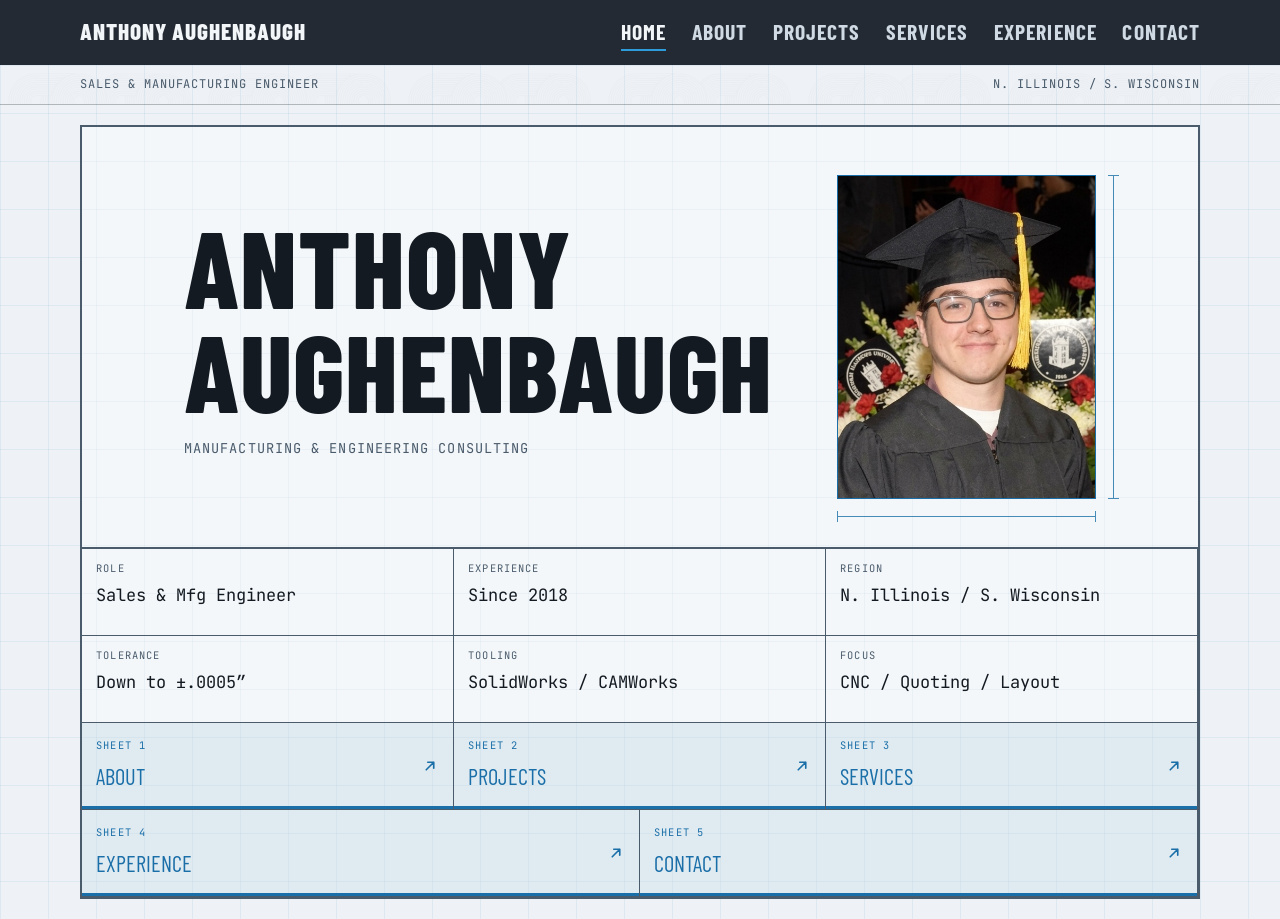
<file: index.html>
<!DOCTYPE html>
<html lang="en">

<head>
  <meta charset="utf-8">
  <meta name="viewport" content="width=device-width, initial-scale=1">
  <title>Anthony Aughenbaugh | Manufacturing &amp; Engineering Consulting, Northern Illinois</title>
  <meta name="description"
    content="Sales and Manufacturing Engineer providing manufacturing process support, CNC strategy, estimating and facility analysis in northern Illinois and southern Wisconsin.">
  <link rel="canonical" href="https://anthonyaughenbaugh.com/">
  <meta name="theme-color" content="#131A22">
  <link rel="icon" type="image/svg+xml" href="favicon.svg">
  <link rel="alternate icon" href="favicon.ico">
  <link rel="apple-touch-icon" href="assets/apple-touch-icon.png">
  <link rel="preconnect" href="https://fonts.googleapis.com">
  <link rel="preconnect" href="https://fonts.gstatic.com" crossorigin>
  <link
    href="https://fonts.googleapis.com/css2?family=Barlow+Condensed:wght@600;700&family=JetBrains+Mono:wght@400;600&display=swap"
    rel="stylesheet">
  <link rel="stylesheet" href="styles.css">
  <link rel="stylesheet" href="landing.css">
  <script src="main.js" defer></script>
  <script src="landing.js" defer></script>
  <script type="application/ld+json">
  {
    "@context": "https://schema.org",
    "@type": "ProfilePage",
    "mainEntity": {
      "@type": "Person",
      "name": "Anthony Aughenbaugh",
      "jobTitle": "Sales and Manufacturing Engineer",
      "url": "https://anthonyaughenbaugh.com/"
    }
  }
  </script>
</head>

<body>
  <a class="skip-link" href="#main">Skip to content</a>

  <header class="site-header">
    <div class="wrap header-inner">
      <a class="brand" href="index.html">Anthony Aughenbaugh</a>
      <button class="nav-toggle" aria-expanded="false" aria-controls="site-nav" aria-label="Toggle navigation menu">
        <span class="nav-toggle-box" aria-hidden="true">
          <span class="nav-toggle-line"></span>
          <span class="nav-toggle-line"></span>
          <span class="nav-toggle-line"></span>
        </span>
      </button>
      <nav id="site-nav" class="site-nav" aria-label="Primary">
        <div class="site-nav-header">
          <span class="site-nav-label">Navigation</span>
        </div>
        <ul>
          <li><a href="index.html" aria-current="page">Home</a></li>
          <li><a href="about.html">About</a></li>
          <li><a href="projects.html">Projects</a></li>
          <li><a href="services.html">Services</a></li>
          <li><a href="experience.html">Experience</a></li>
          <li><a href="contact.html">Contact</a></li>
        </ul>
        <div class="site-nav-footer">
          <div class="site-nav-header">
            <span class="site-nav-label">Socials</span>
          </div>
          <div class="site-nav-socials" aria-label="Social media profiles">
            <a href="https://www.linkedin.com/in/anthony-aughenbaugh-09001525a/" target="_blank" rel="noopener noreferrer" class="social-icon-btn"
              aria-label="LinkedIn">
              <svg viewBox="0 0 24 24" width="18" height="18" fill="currentColor" aria-hidden="true">
                <path d="M20.447 20.452h-3.554v-5.569c0-1.328-.027-3.037-1.852-3.037-1.853 0-2.136 1.445-2.136 2.939v5.667H9.351V9h3.414v1.561h.046c.477-.9 1.637-1.85 3.37-1.85 3.601 0 4.267 2.37 4.267 5.455v6.286zM5.337 7.433c-1.144 0-2.063-.926-2.063-2.065 0-1.138.92-2.063 2.063-2.063 1.14 0 2.064.925 2.064 2.063 0 1.139-.925 2.065-2.064 2.065zm1.782 13.019H3.555V9h3.564v11.452zM22.225 0H1.771C.792 0 0 .774 0 1.729v20.542C0 23.227.792 24 1.771 24h20.451c.979 0 1.778-.773 1.778-1.729V1.73C24 .774 23.205 0 22.225 0z" />
              </svg>
            </a>
            <a href="https://www.facebook.com/tony.aughenbaugh.7" target="_blank" rel="noopener noreferrer" class="social-icon-btn"
              aria-label="Facebook">
              <svg viewBox="0 0 24 24" width="18" height="18" fill="currentColor" aria-hidden="true">
                <path d="M24 12.073c0-6.627-5.373-12-12-12s-12 5.373-12 12c0 5.99 4.388 10.954 10.125 11.854v-8.385H7.078v-3.47h3.047V9.43c0-3.007 1.792-4.669 4.533-4.669 1.312 0 2.686.235 2.686.235v2.953H15.83c-1.491 0-1.956.925-1.956 1.874v2.25h3.328l-.532 3.47h-2.796v8.385C19.612 23.027 24 18.062 24 12.073z" />
              </svg>
            </a>
            <a href="https://www.instagram.com/aughenbaughtony/" target="_blank" rel="noopener noreferrer" class="social-icon-btn"
              aria-label="Instagram">
              <svg viewBox="0 0 24 24" width="18" height="18" fill="currentColor" aria-hidden="true">
                <path d="M12 2.163c3.204 0 3.584.012 4.85.07 3.252.148 4.771 1.691 4.919 4.919.058 1.265.069 1.645.069 4.849 0 3.205-.012 3.584-.069 4.849-.149 3.225-1.664 4.771-4.919 4.919-1.266.058-1.644.07-4.85.07-3.204 0-3.584-.012-4.849-.07-3.26-.149-4.771-1.699-4.919-4.92-.058-1.265-.07-1.644-.07-4.849 0-3.204.013-3.583.07-4.849.149-3.227 1.664-4.771 4.919-4.919 1.266-.057 1.645-.069 4.849-.069zm0-2.163c-3.259 0-3.667.014-4.947.072-4.358.2-6.78 2.618-6.98 6.98-.059 1.281-.073 1.689-.073 4.948 0 3.259.014 3.668.072 4.948.2 4.358 2.618 6.78 6.98 6.98 1.281.058 1.689.072 4.948.072 3.259 0 3.668-.014 4.948-.072 4.354-.2 6.782-2.618 6.979-6.98.059-1.28.073-1.689.073-4.948 0-3.259-.014-3.667-.072-4.947-.196-4.354-2.617-6.78-6.979-6.98-1.281-.059-1.69-.073-4.949-.073zm0 5.838c-3.403 0-6.162 2.759-6.162 6.162s2.759 6.163 6.162 6.163 6.162-2.759 6.162-6.163c0-3.403-2.759-6.162-6.162-6.162zm0 10.162c-2.209 0-4-1.79-4-4 0-2.209 1.791-4 4-4s4 1.791 4 4c0 2.21-1.791 4-4 4zm6.406-11.845c-.796 0-1.441.645-1.441 1.44s.645 1.44 1.441 1.44c.795 0 1.439-.645 1.439-1.44s-.644-1.44-1.439-1.44z" />
              </svg>
            </a>
          </div>
        </div>
      </nav>
    </div>
  </header>

  <main id="main" class="main-light">
    <div class="strip">
      <div class="wrap"><span>Sales &amp; Manufacturing Engineer</span><span>N. Illinois / S. Wisconsin</span></div>
    </div>
    <div class="stage">
      <div class="sheet">
        <div class="sheet-draw">
          <div class="sheet-draw-inner">
            <div class="sheet-draw-text">
              <h1>Anthony<br>Aughenbaugh</h1>
              <p>Manufacturing &amp; engineering consulting</p>
              <a class="btn sheet-cta sheet-mobile-only" href="contact.html">Discuss a project</a>
            </div>
            <figure class="hero-photo sheet-photo">
              <img src="assets/gradtony_clean.jpeg" width="484" height="722" alt="Anthony Aughenbaugh graduation portrait, Northern Illinois University" style="object-position: center 10%;">
              <span class="dim dim-h" aria-hidden="true"></span>
              <span class="dim dim-v" aria-hidden="true"></span>
            </figure>
          </div>
        </div>
        <div class="tblock">
          <!-- Name cell: shown on mobile only (the photo replaces the big name there). aria-hidden because the h1 above carries the name for screen readers. -->
          <div class="big name-cell" aria-hidden="true"><small>Name</small><strong>Anthony Aughenbaugh</strong></div>
          <div class="wide"><small>Role</small>Sales &amp; Mfg Engineer</div>
          <div class="wide"><small>Experience</small>Since 2018</div>
          <div class="wide"><small>Region</small>N. Illinois / S. Wisconsin</div>
          <div class="wide"><small>Tolerance</small>Down to &plusmn;.0005&Prime;</div>
          <div class="wide"><small>Tooling</small>SolidWorks / CAMWorks</div>
          <div class="wide"><small>Focus</small>CNC / Quoting / Layout</div>
          <a class="wide" href="about.html"><small>Sheet 1</small><span>About</span><span class="tblock-arrow"
              aria-hidden="true"><svg viewBox="0 0 24 24" fill="none" stroke="currentColor" stroke-width="2.2"
                stroke-linecap="round" stroke-linejoin="round">
                <path d="M7 17L17 7M17 7H9M17 7V15" />
              </svg></span></a>
          <a class="wide" href="projects.html"><small>Sheet 2</small><span>Projects</span><span class="tblock-arrow"
              aria-hidden="true"><svg viewBox="0 0 24 24" fill="none" stroke="currentColor" stroke-width="2.2"
                stroke-linecap="round" stroke-linejoin="round">
                <path d="M7 17L17 7M17 7H9M17 7V15" />
              </svg></span></a>
          <a class="wide" href="services.html"><small>Sheet 3</small><span>Services</span><span class="tblock-arrow"
              aria-hidden="true"><svg viewBox="0 0 24 24" fill="none" stroke="currentColor" stroke-width="2.2"
                stroke-linecap="round" stroke-linejoin="round">
                <path d="M7 17L17 7M17 7H9M17 7V15" />
              </svg></span></a>
          <a class="big" href="experience.html"><small>Sheet 4</small><span>Experience</span><span class="tblock-arrow"
              aria-hidden="true"><svg viewBox="0 0 24 24" fill="none" stroke="currentColor" stroke-width="2.2"
                stroke-linecap="round" stroke-linejoin="round">
                <path d="M7 17L17 7M17 7H9M17 7V15" />
              </svg></span></a>
          <a class="big" href="contact.html"><small>Sheet 5</small><span>Contact</span><span class="tblock-arrow"
              aria-hidden="true"><svg viewBox="0 0 24 24" fill="none" stroke="currentColor" stroke-width="2.2"
                stroke-linecap="round" stroke-linejoin="round">
                <path d="M7 17L17 7M17 7H9M17 7V15" />
              </svg></span></a>
        </div>
      </div>
    </div>
  </main>
</body>

</html>
</file>
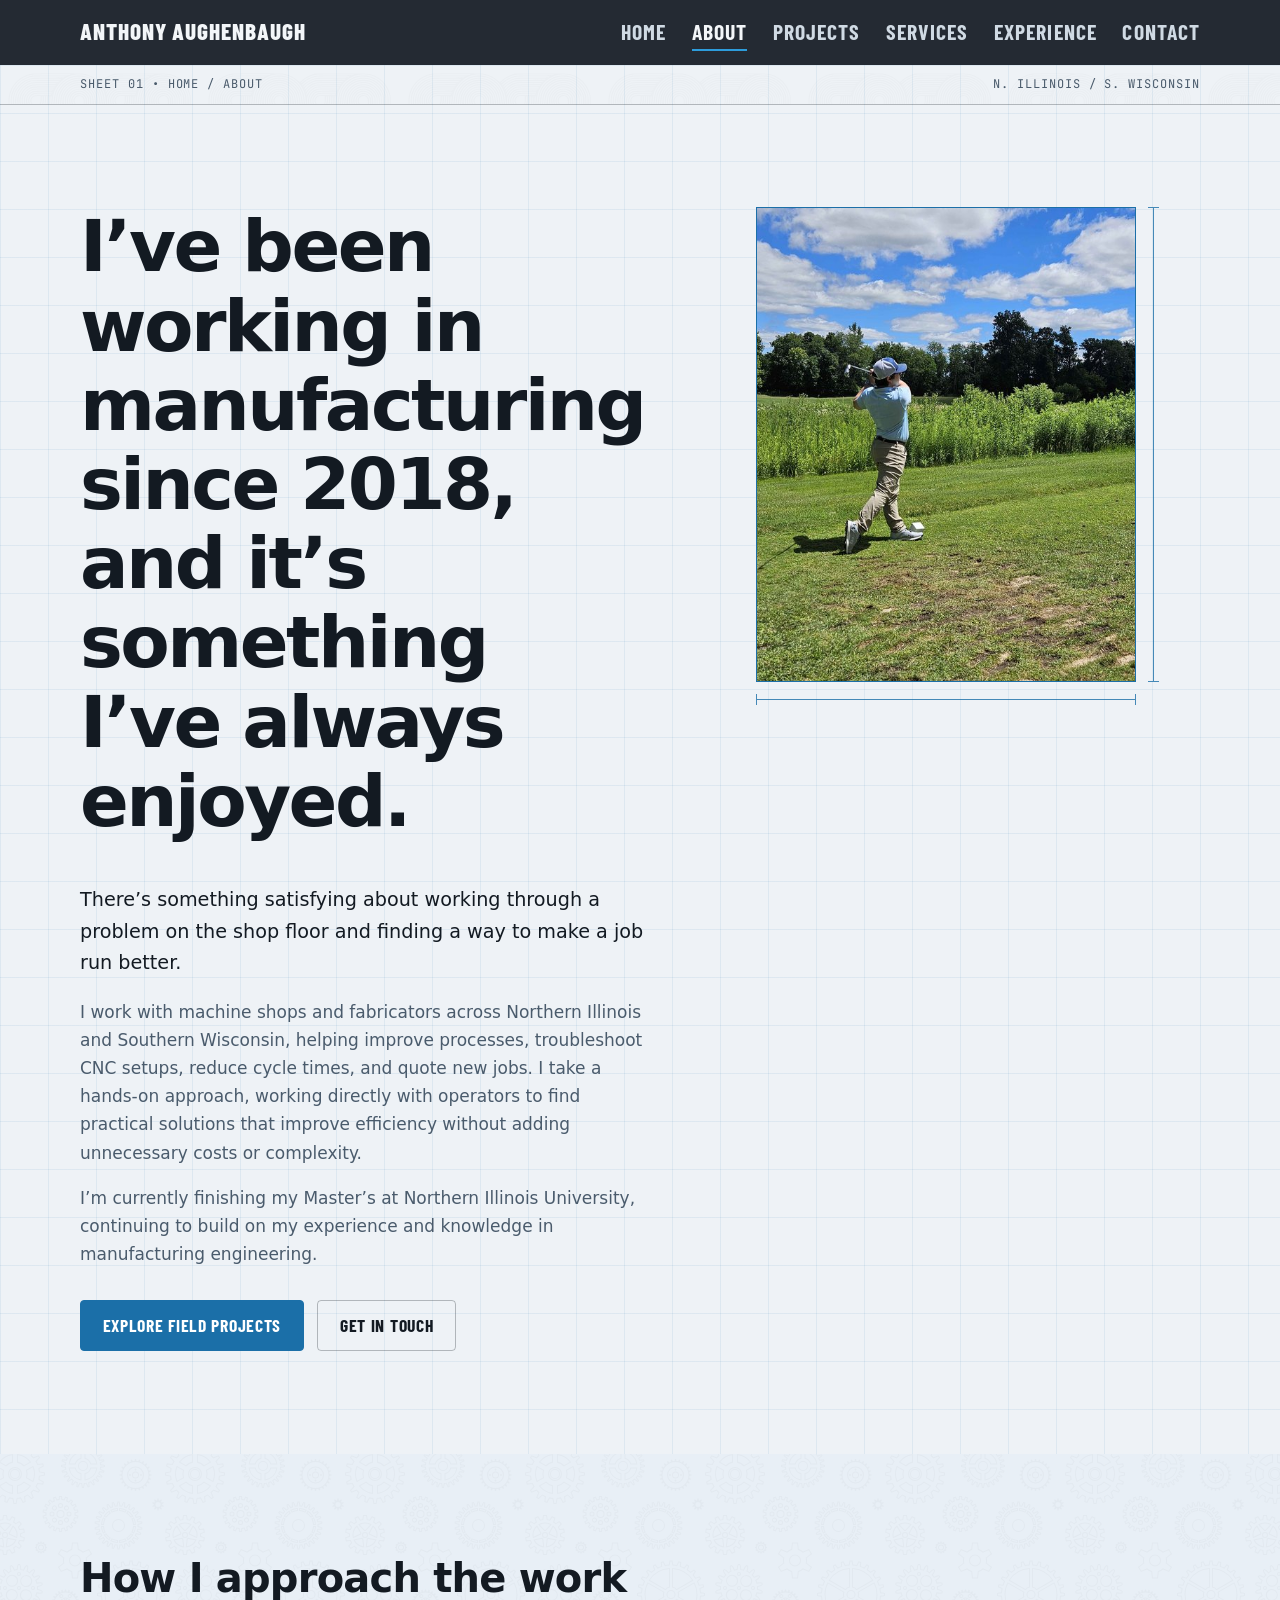
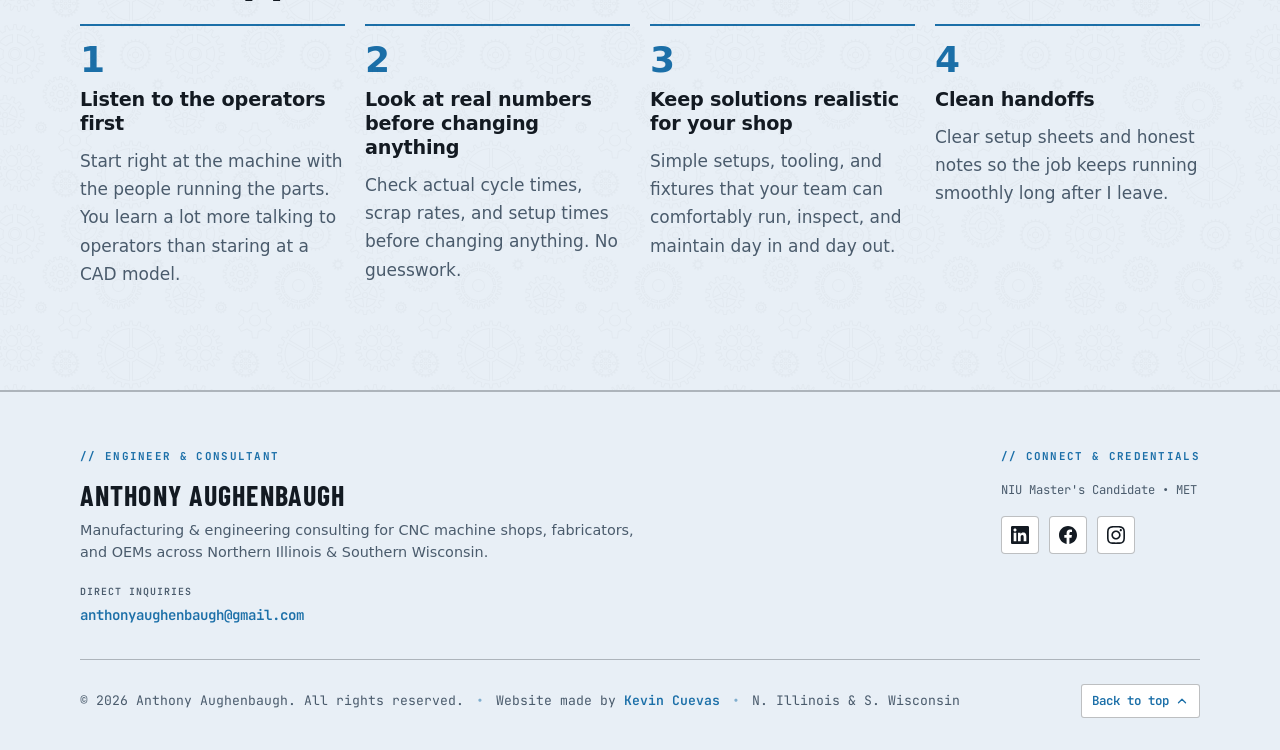
<file: about.html>
<!DOCTYPE html>
<html lang="en">
<head>
  <meta charset="utf-8">
  <meta name="viewport" content="width=device-width, initial-scale=1">
  <title>About | Anthony Aughenbaugh — Manufacturing &amp; Engineering Consulting</title>
  <meta name="description" content="Background, engineering approach, and practical philosophy of Anthony Aughenbaugh, Sales and Manufacturing Engineer in Northern Illinois.">
  <link rel="canonical" href="https://anthonyaughenbaugh.com/about.html">
  <meta name="theme-color" content="#EEF2F6">
  <link rel="icon" type="image/svg+xml" href="favicon.svg">
  <link rel="alternate icon" href="favicon.ico">
  <link rel="apple-touch-icon" href="assets/apple-touch-icon.png">
  <link rel="preconnect" href="https://fonts.googleapis.com">
  <link rel="preconnect" href="https://fonts.gstatic.com" crossorigin>
  <link href="https://fonts.googleapis.com/css2?family=Barlow+Condensed:wght@600;700&family=JetBrains+Mono:wght@400;600&display=swap" rel="stylesheet">
  <link rel="stylesheet" href="styles.css">
  <script src="main.js" defer></script>
</head>
<body>
  <a class="skip-link" href="#main">Skip to content</a>

  <header class="site-header">
    <div class="wrap header-inner">
      <a class="brand" href="index.html">Anthony Aughenbaugh</a>
      <button class="nav-toggle" aria-expanded="false" aria-controls="site-nav" aria-label="Toggle navigation menu">
        <span class="nav-toggle-box" aria-hidden="true">
          <span class="nav-toggle-line"></span>
          <span class="nav-toggle-line"></span>
          <span class="nav-toggle-line"></span>
        </span>
      </button>
      <nav id="site-nav" class="site-nav" aria-label="Primary">
        <div class="site-nav-header">
          <span class="site-nav-label">Navigation</span>
        </div>
        <ul>
          <li><a href="index.html">Home</a></li>
          <li><a href="about.html" aria-current="page">About</a></li>
          <li><a href="projects.html">Projects</a></li>
          <li><a href="services.html">Services</a></li>
          <li><a href="experience.html">Experience</a></li>
          <li><a href="contact.html">Contact</a></li>
        </ul>
        <div class="site-nav-footer">
          <div class="site-nav-header">
            <span class="site-nav-label">Socials</span>
          </div>
          <div class="site-nav-socials" aria-label="Social media profiles">
            <a href="https://www.linkedin.com/in/anthony-aughenbaugh-09001525a/" target="_blank" rel="noopener noreferrer" class="social-icon-btn" aria-label="LinkedIn">
              <svg viewBox="0 0 24 24" width="18" height="18" fill="currentColor" aria-hidden="true">
                <path d="M20.447 20.452h-3.554v-5.569c0-1.328-.027-3.037-1.852-3.037-1.853 0-2.136 1.445-2.136 2.939v5.667H9.351V9h3.414v1.561h.046c.477-.9 1.637-1.85 3.37-1.85 3.601 0 4.267 2.37 4.267 5.455v6.286zM5.337 7.433c-1.144 0-2.063-.926-2.063-2.065 0-1.138.92-2.063 2.063-2.063 1.14 0 2.064.925 2.064 2.063 0 1.139-.925 2.065-2.064 2.065zm1.782 13.019H3.555V9h3.564v11.452zM22.225 0H1.771C.792 0 0 .774 0 1.729v20.542C0 23.227.792 24 1.771 24h20.451c.979 0 1.778-.773 1.778-1.729V1.73C24 .774 23.205 0 22.225 0z"/>
              </svg>
            </a>
            <a href="https://www.facebook.com/tony.aughenbaugh.7" target="_blank" rel="noopener noreferrer" class="social-icon-btn" aria-label="Facebook">
              <svg viewBox="0 0 24 24" width="18" height="18" fill="currentColor" aria-hidden="true">
                <path d="M24 12.073c0-6.627-5.373-12-12-12s-12 5.373-12 12c0 5.99 4.388 10.954 10.125 11.854v-8.385H7.078v-3.47h3.047V9.43c0-3.007 1.792-4.669 4.533-4.669 1.312 0 2.686.235 2.686.235v2.953H15.83c-1.491 0-1.956.925-1.956 1.874v2.25h3.328l-.532 3.47h-2.796v8.385C19.612 23.027 24 18.062 24 12.073z"/>
              </svg>
            </a>
            <a href="https://www.instagram.com/aughenbaughtony/" target="_blank" rel="noopener noreferrer" class="social-icon-btn" aria-label="Instagram">
              <svg viewBox="0 0 24 24" width="18" height="18" fill="currentColor" aria-hidden="true">
                <path d="M12 2.163c3.204 0 3.584.012 4.85.07 3.252.148 4.771 1.691 4.919 4.919.058 1.265.069 1.645.069 4.849 0 3.205-.012 3.584-.069 4.849-.149 3.225-1.664 4.771-4.919 4.919-1.266.058-1.644.07-4.85.07-3.204 0-3.584-.012-4.849-.07-3.26-.149-4.771-1.699-4.919-4.92-.058-1.265-.07-1.644-.07-4.849 0-3.204.013-3.583.07-4.849.149-3.227 1.664-4.771 4.919-4.919 1.266-.057 1.645-.069 4.849-.069zm0-2.163c-3.259 0-3.667.014-4.947.072-4.358.2-6.78 2.618-6.98 6.98-.059 1.281-.073 1.689-.073 4.948 0 3.259.014 3.668.072 4.948.2 4.358 2.618 6.78 6.98 6.98 1.281.058 1.689.072 4.948.072 3.259 0 3.668-.014 4.948-.072 4.354-.2 6.782-2.618 6.979-6.98.059-1.28.073-1.689.073-4.948 0-3.259-.014-3.667-.072-4.947-.196-4.354-2.617-6.78-6.979-6.98-1.281-.059-1.69-.073-4.949-.073zm0 5.838c-3.403 0-6.162 2.759-6.162 6.162s2.759 6.163 6.162 6.163 6.162-2.759 6.162-6.163c0-3.403-2.759-6.162-6.162-6.162zm0 10.162c-2.209 0-4-1.79-4-4 0-2.209 1.791-4 4-4s4 1.791 4 4c0 2.21-1.791 4-4 4zm6.406-11.845c-.796 0-1.441.645-1.441 1.44s.645 1.44 1.441 1.44c.795 0 1.439-.645 1.439-1.44s-.644-1.44-1.439-1.44z"/>
              </svg>
            </a>
          </div>
        </div>
      </nav>
    </div>
  </header>

  <main id="main" class="main-light">
    <div class="strip"><div class="wrap"><span>Sheet 01 &bull; <a href="index.html">Home</a> / About</span><span>N. Illinois / S. Wisconsin</span></div></div>

    <section class="section about-hero">
      <div class="wrap split">
        <div>
          <h1>I’ve been working in manufacturing since 2018, and it’s something I’ve always enjoyed.</h1>
          <p class="lead">There’s something satisfying about working through a problem on the shop floor and finding a way to make a job run better.</p>
          <p>I work with machine shops and fabricators across Northern Illinois and Southern Wisconsin, helping improve processes, troubleshoot CNC setups, reduce cycle times, and quote new jobs. I take a hands-on approach, working directly with operators to find practical solutions that improve efficiency without adding unnecessary costs or complexity.</p>
          <p>I’m currently finishing my Master’s at Northern Illinois University, continuing to build on my experience and knowledge in manufacturing engineering.</p>
          <div class="cta-row" style="margin-top: 2rem;">
            <a class="btn" href="projects.html">Explore field projects</a>
            <a class="btn btn-ghost" href="contact.html">Get in touch</a>
          </div>
        </div>
        <figure class="hero-photo">
          <img src="assets/photos/thumbs/golfingtony.jpeg" width="900" height="675" alt="Anthony Aughenbaugh golfing outdoors" style="aspect-ratio: 4 / 5; object-fit: cover; object-position: 32% center; width: 100%; display: block;" decoding="async">
          <span class="dim dim-h" aria-hidden="true"></span>
          <span class="dim dim-v" aria-hidden="true"></span>
        </figure>
      </div>
    </section>

    <section class="section section-alt">
      <div class="wrap">
        <h2>How I approach the work</h2>
        <ol class="steps" style="margin-top: 1.5rem;">
          <li>
            <h3>Listen to the operators first</h3>
            <p>Start right at the machine with the people running the parts. You learn a lot more talking to operators than staring at a CAD model.</p>
          </li>
          <li>
            <h3>Look at real numbers before changing anything</h3>
            <p>Check actual cycle times, scrap rates, and setup times before changing anything. No guesswork.</p>
          </li>
          <li>
            <h3>Keep solutions realistic for your shop</h3>
            <p>Simple setups, tooling, and fixtures that your team can comfortably run, inspect, and maintain day in and day out.</p>
          </li>
          <li>
            <h3>Clean handoffs</h3>
            <p>Clear setup sheets and honest notes so the job keeps running smoothly long after I leave.</p>
          </li>
        </ol>
      </div>
    </section>
  </main>

  <footer class="site-footer">
    <div class="wrap">
      <div class="footer-tblock">
        <div class="footer-col footer-col-brand">
          <span class="footer-label">// ENGINEER &amp; CONSULTANT</span>
          <h3 class="footer-name">Anthony Aughenbaugh</h3>
          <p class="footer-bio">Manufacturing &amp; engineering consulting for CNC machine shops, fabricators, and OEMs across Northern Illinois &amp; Southern Wisconsin.</p>
          <div class="footer-contact-item">
            <span class="footer-contact-label">DIRECT INQUIRIES</span>
            <a href="mailto:anthonyaughenbaugh@gmail.com" class="footer-email-link">anthonyaughenbaugh@gmail.com</a>
          </div>
        </div>

        <div class="footer-col footer-col-connect">
          <span class="footer-label">// CONNECT &amp; CREDENTIALS</span>
          <p class="footer-region">NIU Master's Candidate &bull; MET</p>
          <div class="footer-socials" aria-label="Social media profiles">
            <a href="https://www.linkedin.com/in/anthony-aughenbaugh-09001525a/" target="_blank" rel="noopener noreferrer" class="social-icon-btn" aria-label="LinkedIn">
              <svg viewBox="0 0 24 24" width="18" height="18" fill="currentColor" aria-hidden="true">
                <path d="M20.447 20.452h-3.554v-5.569c0-1.328-.027-3.037-1.852-3.037-1.853 0-2.136 1.445-2.136 2.939v5.667H9.351V9h3.414v1.561h.046c.477-.9 1.637-1.85 3.37-1.85 3.601 0 4.267 2.37 4.267 5.455v6.286zM5.337 7.433c-1.144 0-2.063-.926-2.063-2.065 0-1.138.92-2.063 2.063-2.063 1.14 0 2.064.925 2.064 2.063 0 1.139-.925 2.065-2.064 2.065zm1.782 13.019H3.555V9h3.564v11.452zM22.225 0H1.771C.792 0 0 .774 0 1.729v20.542C0 23.227.792 24 1.771 24h20.451c.979 0 1.778-.773 1.778-1.729V1.73C24 .774 23.205 0 22.225 0z"/>
              </svg>
            </a>
            <a href="https://www.facebook.com/tony.aughenbaugh.7" target="_blank" rel="noopener noreferrer" class="social-icon-btn" aria-label="Facebook">
              <svg viewBox="0 0 24 24" width="18" height="18" fill="currentColor" aria-hidden="true">
                <path d="M24 12.073c0-6.627-5.373-12-12-12s-12 5.373-12 12c0 5.99 4.388 10.954 10.125 11.854v-8.385H7.078v-3.47h3.047V9.43c0-3.007 1.792-4.669 4.533-4.669 1.312 0 2.686.235 2.686.235v2.953H15.83c-1.491 0-1.956.925-1.956 1.874v2.25h3.328l-.532 3.47h-2.796v8.385C19.612 23.027 24 18.062 24 12.073z"/>
              </svg>
            </a>
            <a href="https://www.instagram.com/aughenbaughtony/" target="_blank" rel="noopener noreferrer" class="social-icon-btn" aria-label="Instagram">
              <svg viewBox="0 0 24 24" width="18" height="18" fill="currentColor" aria-hidden="true">
                <path d="M12 2.163c3.204 0 3.584.012 4.85.07 3.252.148 4.771 1.691 4.919 4.919.058 1.265.069 1.645.069 4.849 0 3.205-.012 3.584-.069 4.849-.149 3.225-1.664 4.771-4.919 4.919-1.266.058-1.644.07-4.85.07-3.204 0-3.584-.012-4.849-.07-3.26-.149-4.771-1.699-4.919-4.92-.058-1.265-.07-1.644-.07-4.849 0-3.204.013-3.583.07-4.849.149-3.227 1.664-4.771 4.919-4.919 1.266-.057 1.645-.069 4.849-.069zm0-2.163c-3.259 0-3.667.014-4.947.072-4.358.2-6.78 2.618-6.98 6.98-.059 1.281-.073 1.689-.073 4.948 0 3.259.014 3.668.072 4.948.2 4.358 2.618 6.78 6.98 6.98 1.281.058 1.689.072 4.948.072 3.259 0 3.668-.014 4.948-.072 4.354-.2 6.782-2.618 6.979-6.98.059-1.28.073-1.689.073-4.948 0-3.259-.014-3.667-.072-4.947-.196-4.354-2.617-6.78-6.979-6.98-1.281-.059-1.69-.073-4.949-.073zm0 5.838c-3.403 0-6.162 2.759-6.162 6.162s2.759 6.163 6.162 6.163 6.162-2.759 6.162-6.163c0-3.403-2.759-6.162-6.162-6.162zm0 10.162c-2.209 0-4-1.79-4-4 0-2.209 1.791-4 4-4s4 1.791 4 4c0 2.21-1.791 4-4 4zm6.406-11.845c-.796 0-1.441.645-1.441 1.44s.645 1.44 1.441 1.44c.795 0 1.439-.645 1.439-1.44s-.644-1.44-1.439-1.44z"/>
              </svg>
            </a>
          </div>
        </div>
      </div>

      <div class="footer-meta-strip">
        <div class="footer-meta-left">
          <span>&copy; <span id="year">2026</span> Anthony Aughenbaugh. All rights reserved.</span>
          <span class="footer-meta-divider" aria-hidden="true">&bull;</span>
          <span>Website made by <a href="https://kevincuevas.com" target="_blank" rel="noopener noreferrer">Kevin Cuevas</a></span>
          <span class="footer-meta-divider" aria-hidden="true">&bull;</span>
          <span>N. Illinois &amp; S. Wisconsin</span>
        </div>
        <div class="footer-meta-right">
          <a href="#main" class="footer-back-top" aria-label="Back to top of page">
            <span>Back to top</span>
            <svg viewBox="0 0 24 24" width="14" height="14" fill="none" stroke="currentColor" stroke-width="2.2" stroke-linecap="round" stroke-linejoin="round" aria-hidden="true"><path d="m18 15-6-6-6 6"/></svg>
          </a>
        </div>
      </div>
    </div>
  </footer>
</body>
</html>
</file>
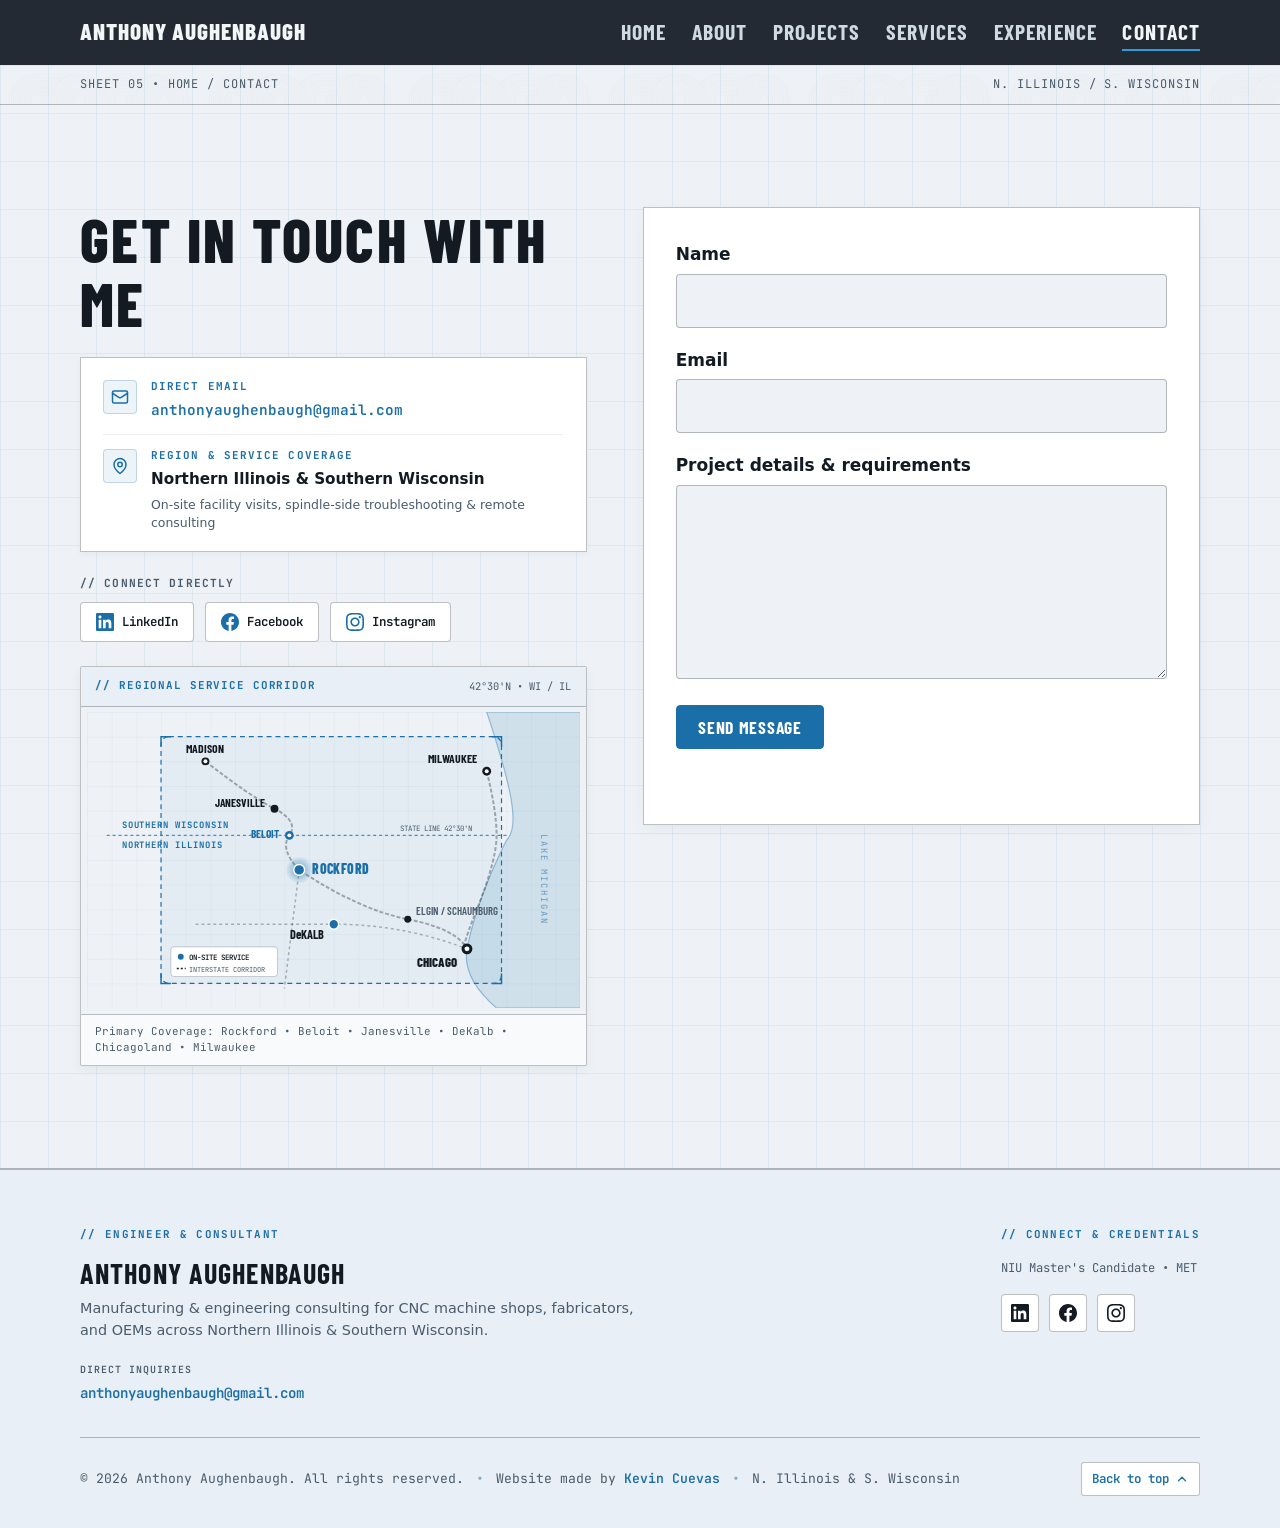
<file: contact.html>
<!DOCTYPE html>
<html lang="en">
<head>
  <meta charset="utf-8">
  <meta name="viewport" content="width=device-width, initial-scale=1">
  <title>Contact | Anthony Aughenbaugh — Manufacturing &amp; Engineering Consulting</title>
  <meta name="description" content="Get in touch with Anthony Aughenbaugh for manufacturing engineering, CNC machining strategy, facility analysis, or process consulting.">
  <link rel="canonical" href="https://anthonyaughenbaugh.com/contact.html">
  <meta name="theme-color" content="#EEF2F6">
  <link rel="icon" type="image/svg+xml" href="favicon.svg">
  <link rel="alternate icon" href="favicon.ico">
  <link rel="apple-touch-icon" href="assets/apple-touch-icon.png">
  <link rel="preconnect" href="https://fonts.googleapis.com">
  <link rel="preconnect" href="https://fonts.gstatic.com" crossorigin>
  <link href="https://fonts.googleapis.com/css2?family=Barlow+Condensed:wght@600;700&family=JetBrains+Mono:wght@400;600&display=swap" rel="stylesheet">
  <link rel="stylesheet" href="styles.css">
  <script src="main.js" defer></script>
</head>
<body>
  <a class="skip-link" href="#main">Skip to content</a>

  <header class="site-header">
    <div class="wrap header-inner">
      <a class="brand" href="index.html">Anthony Aughenbaugh</a>
      <button class="nav-toggle" aria-expanded="false" aria-controls="site-nav" aria-label="Toggle navigation menu">
        <span class="nav-toggle-box" aria-hidden="true">
          <span class="nav-toggle-line"></span>
          <span class="nav-toggle-line"></span>
          <span class="nav-toggle-line"></span>
        </span>
      </button>
      <nav id="site-nav" class="site-nav" aria-label="Primary">
        <div class="site-nav-header">
          <span class="site-nav-label">Navigation</span>
        </div>
        <ul>
          <li><a href="index.html">Home</a></li>
          <li><a href="about.html">About</a></li>
          <li><a href="projects.html">Projects</a></li>
          <li><a href="services.html">Services</a></li>
          <li><a href="experience.html">Experience</a></li>
          <li><a href="contact.html" aria-current="page">Contact</a></li>
        </ul>
        <div class="site-nav-footer">
          <div class="site-nav-header">
            <span class="site-nav-label">Socials</span>
          </div>
          <div class="site-nav-socials" aria-label="Social media profiles">
            <a href="https://www.linkedin.com/in/anthony-aughenbaugh-09001525a/" target="_blank" rel="noopener noreferrer" class="social-icon-btn" aria-label="LinkedIn">
              <svg viewBox="0 0 24 24" width="18" height="18" fill="currentColor" aria-hidden="true">
                <path d="M20.447 20.452h-3.554v-5.569c0-1.328-.027-3.037-1.852-3.037-1.853 0-2.136 1.445-2.136 2.939v5.667H9.351V9h3.414v1.561h.046c.477-.9 1.637-1.85 3.37-1.85 3.601 0 4.267 2.37 4.267 5.455v6.286zM5.337 7.433c-1.144 0-2.063-.926-2.063-2.065 0-1.138.92-2.063 2.063-2.063 1.14 0 2.064.925 2.064 2.063 0 1.139-.925 2.065-2.064 2.065zm1.782 13.019H3.555V9h3.564v11.452zM22.225 0H1.771C.792 0 0 .774 0 1.729v20.542C0 23.227.792 24 1.771 24h20.451c.979 0 1.778-.773 1.778-1.729V1.73C24 .774 23.205 0 22.225 0z"/>
              </svg>
            </a>
            <a href="https://www.facebook.com/tony.aughenbaugh.7" target="_blank" rel="noopener noreferrer" class="social-icon-btn" aria-label="Facebook">
              <svg viewBox="0 0 24 24" width="18" height="18" fill="currentColor" aria-hidden="true">
                <path d="M24 12.073c0-6.627-5.373-12-12-12s-12 5.373-12 12c0 5.99 4.388 10.954 10.125 11.854v-8.385H7.078v-3.47h3.047V9.43c0-3.007 1.792-4.669 4.533-4.669 1.312 0 2.686.235 2.686.235v2.953H15.83c-1.491 0-1.956.925-1.956 1.874v2.25h3.328l-.532 3.47h-2.796v8.385C19.612 23.027 24 18.062 24 12.073z"/>
              </svg>
            </a>
            <a href="https://www.instagram.com/aughenbaughtony/" target="_blank" rel="noopener noreferrer" class="social-icon-btn" aria-label="Instagram">
              <svg viewBox="0 0 24 24" width="18" height="18" fill="currentColor" aria-hidden="true">
                <path d="M12 2.163c3.204 0 3.584.012 4.85.07 3.252.148 4.771 1.691 4.919 4.919.058 1.265.069 1.645.069 4.849 0 3.205-.012 3.584-.069 4.849-.149 3.225-1.664 4.771-4.919 4.919-1.266.058-1.644.07-4.85.07-3.204 0-3.584-.012-4.849-.07-3.26-.149-4.771-1.699-4.919-4.92-.058-1.265-.07-1.644-.07-4.849 0-3.204.013-3.583.07-4.849.149-3.227 1.664-4.771 4.919-4.919 1.266-.057 1.645-.069 4.849-.069zm0-2.163c-3.259 0-3.667.014-4.947.072-4.358.2-6.78 2.618-6.98 6.98-.059 1.281-.073 1.689-.073 4.948 0 3.259.014 3.668.072 4.948.2 4.358 2.618 6.78 6.98 6.98 1.281.058 1.689.072 4.948.072 3.259 0 3.668-.014 4.948-.072 4.354-.2 6.782-2.618 6.979-6.98.059-1.28.073-1.689.073-4.948 0-3.259-.014-3.667-.072-4.947-.196-4.354-2.617-6.78-6.979-6.98-1.281-.059-1.69-.073-4.949-.073zm0 5.838c-3.403 0-6.162 2.759-6.162 6.162s2.759 6.163 6.162 6.163 6.162-2.759 6.162-6.163c0-3.403-2.759-6.162-6.162-6.162zm0 10.162c-2.209 0-4-1.79-4-4 0-2.209 1.791-4 4-4s4 1.791 4 4c0 2.21-1.791 4-4 4zm6.406-11.845c-.796 0-1.441.645-1.441 1.44s.645 1.44 1.441 1.44c.795 0 1.439-.645 1.439-1.44s-.644-1.44-1.439-1.44z"/>
              </svg>
            </a>
          </div>
        </div>
      </nav>
    </div>
  </header>

  <main id="main" class="main-light">
    <div class="strip"><div class="wrap"><span>Sheet 05 &bull; <a href="index.html">Home</a> / Contact</span><span>N. Illinois / S. Wisconsin</span></div></div>

    <section class="section">
      <div class="wrap split contact-split">
        <div class="contact-left">
          <h1 class="contact-title">GET IN TOUCH WITH ME</h1>

          <div class="contact-card">
            <div class="contact-item">
              <div class="contact-item-icon" aria-hidden="true">
                <svg viewBox="0 0 24 24" width="18" height="18" fill="none" stroke="currentColor" stroke-width="2" stroke-linecap="round" stroke-linejoin="round">
                  <rect width="20" height="16" x="2" y="4" rx="2"/>
                  <path d="m22 7-8.97 5.7a1.94 1.94 0 0 1-2.06 0L2 7"/>
                </svg>
              </div>
              <div class="contact-item-content">
                <span class="contact-item-label">Direct Email</span>
                <a href="mailto:anthonyaughenbaugh@gmail.com" class="contact-email-val">anthonyaughenbaugh@gmail.com</a>
              </div>
            </div>

            <div class="contact-item">
              <div class="contact-item-icon" aria-hidden="true">
                <svg viewBox="0 0 24 24" width="18" height="18" fill="none" stroke="currentColor" stroke-width="2" stroke-linecap="round" stroke-linejoin="round">
                  <path d="M20 10c0 6-8 12-8 12s-8-6-8-12a8 8 0 0 1 16 0Z"/>
                  <circle cx="12" cy="10" r="3"/>
                </svg>
              </div>
              <div class="contact-item-content">
                <span class="contact-item-label">Region &amp; Service Coverage</span>
                <span class="contact-item-val">Northern Illinois &amp; Southern Wisconsin</span>
                <span class="contact-item-sub">On-site facility visits, spindle-side troubleshooting &amp; remote consulting</span>
              </div>
            </div>
          </div>

          <!-- Socials on the left of the form -->
          <div class="contact-socials-block">
            <span class="contact-section-label">// Connect Directly</span>
            <div class="contact-socials-row">
              <a href="https://www.linkedin.com/in/anthony-aughenbaugh-09001525a/" target="_blank" rel="noopener noreferrer" class="contact-social-btn" aria-label="LinkedIn">
                <svg viewBox="0 0 24 24" width="18" height="18" fill="currentColor" aria-hidden="true">
                  <path d="M20.447 20.452h-3.554v-5.569c0-1.328-.027-3.037-1.852-3.037-1.853 0-2.136 1.445-2.136 2.939v5.667H9.351V9h3.414v1.561h.046c.477-.9 1.637-1.85 3.37-1.85 3.601 0 4.267 2.37 4.267 5.455v6.286zM5.337 7.433c-1.144 0-2.063-.926-2.063-2.065 0-1.138.92-2.063 2.063-2.063 1.14 0 2.064.925 2.064 2.063 0 1.139-.925 2.065-2.064 2.065zm1.782 13.019H3.555V9h3.564v11.452zM22.225 0H1.771C.792 0 0 .774 0 1.729v20.542C0 23.227.792 24 1.771 24h20.451c.979 0 1.778-.773 1.778-1.729V1.73C24 .774 23.205 0 22.225 0z"/>
                </svg>
                <span>LinkedIn</span>
              </a>
              <a href="https://www.facebook.com/tony.aughenbaugh.7" target="_blank" rel="noopener noreferrer" class="contact-social-btn" aria-label="Facebook">
                <svg viewBox="0 0 24 24" width="18" height="18" fill="currentColor" aria-hidden="true">
                  <path d="M24 12.073c0-6.627-5.373-12-12-12s-12 5.373-12 12c0 5.99 4.388 10.954 10.125 11.854v-8.385H7.078v-3.47h3.047V9.43c0-3.007 1.792-4.669 4.533-4.669 1.312 0 2.686.235 2.686.235v2.953H15.83c-1.491 0-1.956.925-1.956 1.874v2.25h3.328l-.532 3.47h-2.796v8.385C19.612 23.027 24 18.062 24 12.073z"/>
                </svg>
                <span>Facebook</span>
              </a>
              <a href="https://www.instagram.com/aughenbaughtony/" target="_blank" rel="noopener noreferrer" class="contact-social-btn" aria-label="Instagram">
                <svg viewBox="0 0 24 24" width="18" height="18" fill="currentColor" aria-hidden="true">
                  <path d="M12 2.163c3.204 0 3.584.012 4.85.07 3.252.148 4.771 1.691 4.919 4.919.058 1.265.069 1.645.069 4.849 0 3.205-.012 3.584-.069 4.849-.149 3.225-1.664 4.771-4.919 4.919-1.266.058-1.644.07-4.85.07-3.204 0-3.584-.012-4.849-.07-3.26-.149-4.771-1.699-4.919-4.92-.058-1.265-.07-1.644-.07-4.849 0-3.204.013-3.583.07-4.849.149-3.227 1.664-4.771 4.919-4.919 1.266-.057 1.645-.069 4.849-.069zm0-2.163c-3.259 0-3.667.014-4.947.072-4.358.2-6.78 2.618-6.98 6.98-.059 1.281-.073 1.689-.073 4.948 0 3.259.014 3.668.072 4.948.2 4.358 2.618 6.78 6.98 6.98 1.281.058 1.689.072 4.948.072 3.259 0 3.668-.014 4.948-.072 4.354-.2 6.782-2.618 6.979-6.98.059-1.28.073-1.689.073-4.948 0-3.259-.014-3.667-.072-4.947-.196-4.354-2.617-6.78-6.979-6.98-1.281-.059-1.69-.073-4.949-.073zm0 5.838c-3.403 0-6.162 2.759-6.162 6.162s2.759 6.163 6.162 6.163 6.162-2.759 6.162-6.163c0-3.403-2.759-6.162-6.162-6.162zm0 10.162c-2.209 0-4-1.79-4-4 0-2.209 1.791-4 4-4s4 1.791 4 4c0 2.21-1.791 4-4 4zm6.406-11.845c-.796 0-1.441.645-1.441 1.44s.645 1.44 1.441 1.44c.795 0 1.439-.645 1.439-1.44s-.644-1.44-1.439-1.44z"/>
                </svg>
                <span>Instagram</span>
              </a>
            </div>
          </div>

          <!-- Technical Region Map Card -->
          <div class="contact-map-card">
            <div class="contact-map-header">
              <span class="contact-map-tag">// REGIONAL SERVICE CORRIDOR</span>
              <span class="contact-map-coords">42&deg;30'N &bull; WI / IL</span>
            </div>
            <div class="contact-map-graphic" role="img" aria-label="Technical map showing regional service coverage in Northern Illinois and Southern Wisconsin">
              <svg viewBox="0 0 500 300" width="100%" height="auto" class="region-map-svg" xmlns="http://www.w3.org/2000/svg">
                <defs>
                  <pattern id="map-grid" width="25" height="25" patternUnits="userSpaceOnUse">
                    <path d="M 25 0 L 0 0 0 25" fill="none" stroke="rgba(27, 111, 168, 0.12)" stroke-width="0.8"/>
                  </pattern>
                  <radialGradient id="hub-glow" cx="50%" cy="50%" r="50%">
                    <stop offset="0%" stop-color="#1B6FA8" stop-opacity="0.6"/>
                    <stop offset="100%" stop-color="#1B6FA8" stop-opacity="0"/>
                  </radialGradient>
                </defs>

                <!-- Base Grid Fill -->
                <rect width="100%" height="100%" fill="url(#map-grid)"/>

                <!-- Lake Michigan Water Body (East Shoreline) -->
                <path d="M 405 0 Q 425 60 430 90 T 425 130 Q 395 190 385 240 Q 380 270 415 300 L 500 300 L 500 0 Z"
                      fill="rgba(27, 111, 168, 0.14)" stroke="rgba(27, 111, 168, 0.4)" stroke-width="1.2"/>
                <text x="460" y="170" font-family="JetBrains Mono, monospace" font-size="9" fill="rgba(27, 111, 168, 0.6)" letter-spacing="2" transform="rotate(90 460 170)" text-anchor="middle">LAKE MICHIGAN</text>

                <!-- Service Area Coverage Highlight (Corridor) -->
                <rect x="75" y="25" width="345" height="250" rx="8"
                      fill="rgba(27, 111, 168, 0.05)" stroke="#1B6FA8" stroke-width="1.2" stroke-dasharray="5,4"/>

                <!-- State Border Line (WI / IL) -->
                <line x1="20" y1="125" x2="425" y2="125" stroke="#1B6FA8" stroke-width="1.5" stroke-dasharray="3,3" opacity="0.75"/>
                <text x="35" y="118" font-family="JetBrains Mono, monospace" font-size="9" font-weight="700" fill="#1B6FA8" letter-spacing="1">SOUTHERN WISCONSIN</text>
                <text x="35" y="138" font-family="JetBrains Mono, monospace" font-size="9" font-weight="700" fill="#1B6FA8" letter-spacing="1">NORTHERN ILLINOIS</text>
                <text x="390" y="121" font-family="JetBrains Mono, monospace" font-size="7.5" fill="#4A5B6C" text-anchor="end">STATE LINE 42°30'N</text>

                <!-- Primary Highway Route Lines -->
                <path d="M 120 50 Q 165 85 190 98 T 205 125 T 215 160 Q 275 200 325 210 T 385 240"
                      fill="none" stroke="rgba(19, 26, 34, 0.35)" stroke-width="2" stroke-dasharray="4,2"/>
                <path d="M 405 60 Q 415 100 415 125 T 395 200 T 385 240"
                      fill="none" stroke="rgba(19, 26, 34, 0.35)" stroke-width="2" stroke-dasharray="4,2"/>
                <path d="M 215 160 L 200 280"
                      fill="none" stroke="rgba(19, 26, 34, 0.3)" stroke-width="1.5" stroke-dasharray="3,3"/>
                <path d="M 110 215 Q 180 215 250 215 T 385 240"
                      fill="none" stroke="rgba(19, 26, 34, 0.3)" stroke-width="1.5" stroke-dasharray="3,3"/>

                <!-- City Nodes & Labels -->
                <circle cx="120" cy="50" r="4" fill="#131A22"/>
                <circle cx="120" cy="50" r="2" fill="#FFFFFF"/>
                <text x="120" y="42" font-family="Barlow Condensed, sans-serif" font-size="12" font-weight="700" fill="#131A22" text-anchor="middle">MADISON</text>

                <circle cx="405" cy="60" r="4.5" fill="#131A22"/>
                <circle cx="405" cy="60" r="2" fill="#FFFFFF"/>
                <text x="395" y="52" font-family="Barlow Condensed, sans-serif" font-size="12" font-weight="700" fill="#131A22" text-anchor="end">MILWAUKEE</text>

                <circle cx="190" cy="98" r="4" fill="#131A22"/>
                <circle cx="205" cy="125" r="4.5" fill="#1B6FA8"/>
                <circle cx="205" cy="125" r="2" fill="#FFFFFF"/>
                <text x="180" y="96" font-family="Barlow Condensed, sans-serif" font-size="11.5" font-weight="700" fill="#131A22" text-anchor="end">JANESVILLE</text>
                <text x="195" y="128" font-family="Barlow Condensed, sans-serif" font-size="11.5" font-weight="700" fill="#1B6FA8" text-anchor="end">BELOIT</text>

                <circle cx="215" cy="160" r="14" fill="url(#hub-glow)"/>
                <circle cx="215" cy="160" r="5.5" fill="#1B6FA8" stroke="#FFFFFF" stroke-width="1.5"/>
                <text x="228" y="164" font-family="Barlow Condensed, sans-serif" font-size="14" font-weight="800" fill="#1B6FA8" letter-spacing="0.5">ROCKFORD</text>

                <circle cx="250" cy="215" r="5" fill="#1B6FA8" stroke="#FFFFFF" stroke-width="1.5"/>
                <text x="240" y="230" font-family="Barlow Condensed, sans-serif" font-size="12.5" font-weight="700" fill="#131A22" text-anchor="end">DeKALB</text>

                <circle cx="325" cy="210" r="3.5" fill="#131A22"/>
                <text x="333" y="206" font-family="Barlow Condensed, sans-serif" font-size="11" font-weight="600" fill="#4A5B6C">ELGIN / SCHAUMBURG</text>

                <circle cx="385" cy="240" r="5.5" fill="#131A22"/>
                <circle cx="385" cy="240" r="2.5" fill="#FFFFFF"/>
                <text x="375" y="258" font-family="Barlow Condensed, sans-serif" font-size="13" font-weight="800" fill="#131A22" text-anchor="end">CHICAGO</text>

                <!-- Corner Blueprint Drafting Marks -->
                <path d="M 75 35 L 75 25 L 85 25" fill="none" stroke="#1B6FA8" stroke-width="1.5"/>
                <path d="M 410 25 L 420 25 L 420 35" fill="none" stroke="#1B6FA8" stroke-width="1.5"/>
                <path d="M 75 265 L 75 275 L 85 275" fill="none" stroke="#1B6FA8" stroke-width="1.5"/>
                <path d="M 410 275 L 420 275 L 420 265" fill="none" stroke="#1B6FA8" stroke-width="1.5"/>

                <!-- Legend in corner -->
                <rect x="85" y="238" width="108" height="30" rx="3" fill="#FFFFFF" stroke="rgba(19, 26, 34, 0.2)" stroke-width="1"/>
                <circle cx="95" cy="248" r="3" fill="#1B6FA8"/>
                <text x="103" y="251" font-family="JetBrains Mono, monospace" font-size="7.5" font-weight="600" fill="#131A22">ON-SITE SERVICE</text>
                <line x1="91" y1="260" x2="100" y2="260" stroke="#131A22" stroke-width="1.5" stroke-dasharray="2,2"/>
                <text x="103" y="263" font-family="JetBrains Mono, monospace" font-size="7" fill="#4A5B6C">INTERSTATE CORRIDOR</text>
              </svg>
            </div>
            <div class="contact-map-footer">
              <span>Primary Coverage: Rockford &bull; Beloit &bull; Janesville &bull; DeKalb &bull; Chicagoland &bull; Milwaukee</span>
            </div>
          </div>
        </div>

        <div class="contact-right">
          <form id="contact-form" class="form contact-form-card" action="https://api.web3forms.com/submit" method="POST" novalidate>
            <input type="hidden" name="access_key" value="88d67842-e977-4f3d-b7eb-e11fcbde506e">
            <input type="hidden" name="subject" value="New Inquiry from Portfolio Website">
            <input type="hidden" name="from_name" value="Anthony Aughenbaugh Portfolio">
            <input type="checkbox" name="botcheck" class="hidden" style="display: none;">
            <div class="field">
              <label for="name">Name</label>
              <input id="name" name="name" type="text" autocomplete="name" required>
            </div>
            <div class="field">
              <label for="email">Email</label>
              <input id="email" name="email" type="email" autocomplete="email" required>
            </div>
            <div class="field">
              <label for="message">Project details &amp; requirements</label>
              <textarea id="message" name="message" rows="6" required></textarea>
            </div>
            <div class="hp" aria-hidden="true">
              <label for="website">Leave this field empty</label>
              <input id="website" name="website" type="text" tabindex="-1" autocomplete="off">
            </div>
            <button class="btn" type="submit">Send message</button>
            <p id="form-status" class="form-status" role="status" aria-live="polite"></p>
          </form>
        </div>
      </div>
    </section>
  </main>

  <footer class="site-footer">
    <div class="wrap">
      <div class="footer-tblock">
        <div class="footer-col footer-col-brand">
          <span class="footer-label">// ENGINEER &amp; CONSULTANT</span>
          <h3 class="footer-name">Anthony Aughenbaugh</h3>
          <p class="footer-bio">Manufacturing &amp; engineering consulting for CNC machine shops, fabricators, and OEMs across Northern Illinois &amp; Southern Wisconsin.</p>
          <div class="footer-contact-item">
            <span class="footer-contact-label">DIRECT INQUIRIES</span>
            <a href="mailto:anthonyaughenbaugh@gmail.com" class="footer-email-link">anthonyaughenbaugh@gmail.com</a>
          </div>
        </div>

        <div class="footer-col footer-col-connect">
          <span class="footer-label">// CONNECT &amp; CREDENTIALS</span>
          <p class="footer-region">NIU Master's Candidate &bull; MET</p>
          <div class="footer-socials" aria-label="Social media profiles">
            <a href="https://www.linkedin.com/in/anthony-aughenbaugh-09001525a/" target="_blank" rel="noopener noreferrer" class="social-icon-btn" aria-label="LinkedIn">
              <svg viewBox="0 0 24 24" width="18" height="18" fill="currentColor" aria-hidden="true">
                <path d="M20.447 20.452h-3.554v-5.569c0-1.328-.027-3.037-1.852-3.037-1.853 0-2.136 1.445-2.136 2.939v5.667H9.351V9h3.414v1.561h.046c.477-.9 1.637-1.85 3.37-1.85 3.601 0 4.267 2.37 4.267 5.455v6.286zM5.337 7.433c-1.144 0-2.063-.926-2.063-2.065 0-1.138.92-2.063 2.063-2.063 1.14 0 2.064.925 2.064 2.063 0 1.139-.925 2.065-2.064 2.065zm1.782 13.019H3.555V9h3.564v11.452zM22.225 0H1.771C.792 0 0 .774 0 1.729v20.542C0 23.227.792 24 1.771 24h20.451c.979 0 1.778-.773 1.778-1.729V1.73C24 .774 23.205 0 22.225 0z"/>
              </svg>
            </a>
            <a href="https://www.facebook.com/tony.aughenbaugh.7" target="_blank" rel="noopener noreferrer" class="social-icon-btn" aria-label="Facebook">
              <svg viewBox="0 0 24 24" width="18" height="18" fill="currentColor" aria-hidden="true">
                <path d="M24 12.073c0-6.627-5.373-12-12-12s-12 5.373-12 12c0 5.99 4.388 10.954 10.125 11.854v-8.385H7.078v-3.47h3.047V9.43c0-3.007 1.792-4.669 4.533-4.669 1.312 0 2.686.235 2.686.235v2.953H15.83c-1.491 0-1.956.925-1.956 1.874v2.25h3.328l-.532 3.47h-2.796v8.385C19.612 23.027 24 18.062 24 12.073z"/>
              </svg>
            </a>
            <a href="https://www.instagram.com/aughenbaughtony/" target="_blank" rel="noopener noreferrer" class="social-icon-btn" aria-label="Instagram">
              <svg viewBox="0 0 24 24" width="18" height="18" fill="currentColor" aria-hidden="true">
                <path d="M12 2.163c3.204 0 3.584.012 4.85.07 3.252.148 4.771 1.691 4.919 4.919.058 1.265.069 1.645.069 4.849 0 3.205-.012 3.584-.069 4.849-.149 3.225-1.664 4.771-4.919 4.919-1.266.058-1.644.07-4.85.07-3.204 0-3.584-.012-4.849-.07-3.26-.149-4.771-1.699-4.919-4.92-.058-1.265-.07-1.644-.07-4.849 0-3.204.013-3.583.07-4.849.149-3.227 1.664-4.771 4.919-4.919 1.266-.057 1.645-.069 4.849-.069zm0-2.163c-3.259 0-3.667.014-4.947.072-4.358.2-6.78 2.618-6.98 6.98-.059 1.281-.073 1.689-.073 4.948 0 3.259.014 3.668.072 4.948.2 4.358 2.618 6.78 6.98 6.98 1.281.058 1.689.072 4.948.072 3.259 0 3.668-.014 4.948-.072 4.354-.2 6.782-2.618 6.979-6.98.059-1.28.073-1.689.073-4.948 0-3.259-.014-3.667-.072-4.947-.196-4.354-2.617-6.78-6.979-6.98-1.281-.059-1.69-.073-4.949-.073zm0 5.838c-3.403 0-6.162 2.759-6.162 6.162s2.759 6.163 6.162 6.163 6.162-2.759 6.162-6.163c0-3.403-2.759-6.162-6.162-6.162zm0 10.162c-2.209 0-4-1.79-4-4 0-2.209 1.791-4 4-4s4 1.791 4 4c0 2.21-1.791 4-4 4zm6.406-11.845c-.796 0-1.441.645-1.441 1.44s.645 1.44 1.441 1.44c.795 0 1.439-.645 1.439-1.44s-.644-1.44-1.439-1.44z"/>
              </svg>
            </a>
          </div>
        </div>
      </div>

      <div class="footer-meta-strip">
        <div class="footer-meta-left">
          <span>&copy; <span id="year">2026</span> Anthony Aughenbaugh. All rights reserved.</span>
          <span class="footer-meta-divider" aria-hidden="true">&bull;</span>
          <span>Website made by <a href="https://kevincuevas.com" target="_blank" rel="noopener noreferrer">Kevin Cuevas</a></span>
          <span class="footer-meta-divider" aria-hidden="true">&bull;</span>
          <span>N. Illinois &amp; S. Wisconsin</span>
        </div>
        <div class="footer-meta-right">
          <a href="#main" class="footer-back-top" aria-label="Back to top of page">
            <span>Back to top</span>
            <svg viewBox="0 0 24 24" width="14" height="14" fill="none" stroke="currentColor" stroke-width="2.2" stroke-linecap="round" stroke-linejoin="round" aria-hidden="true"><path d="m18 15-6-6-6 6"/></svg>
          </a>
        </div>
      </div>
    </div>
  </footer>
</body>
</html>
</file>
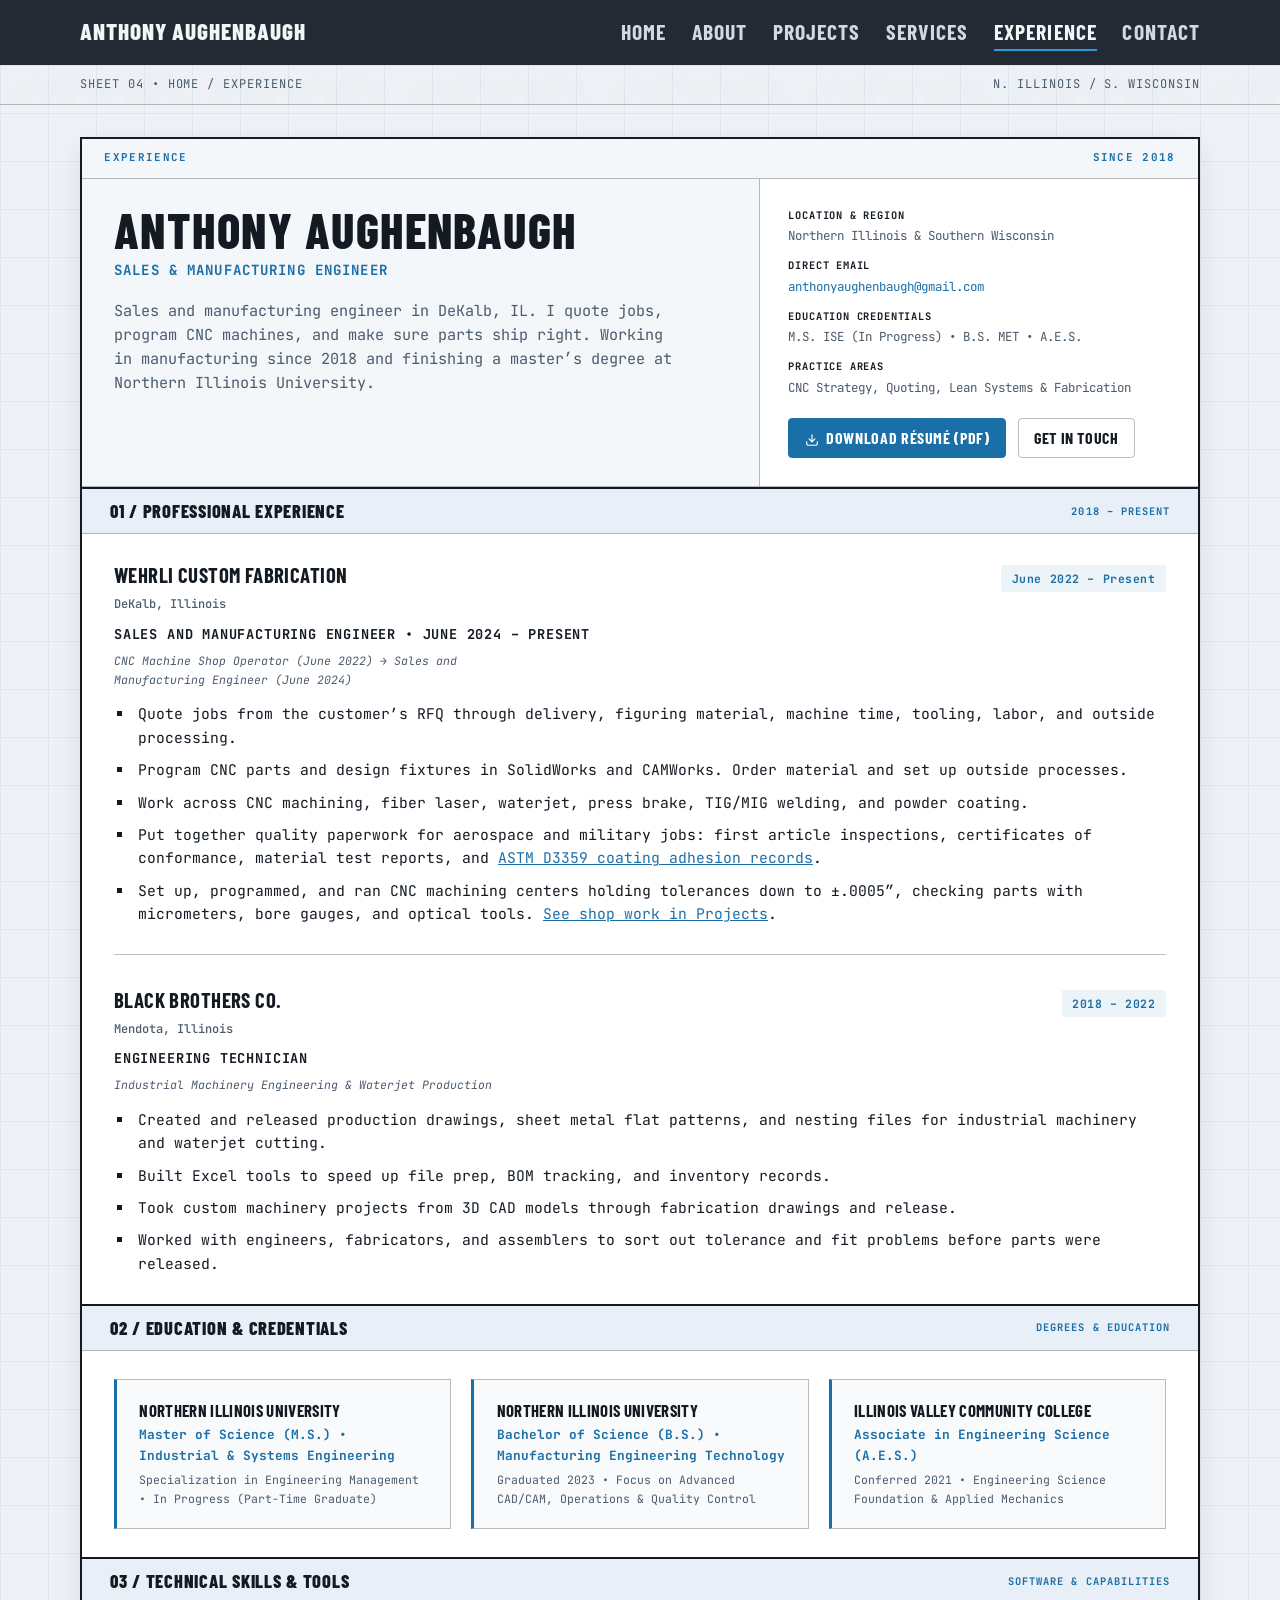
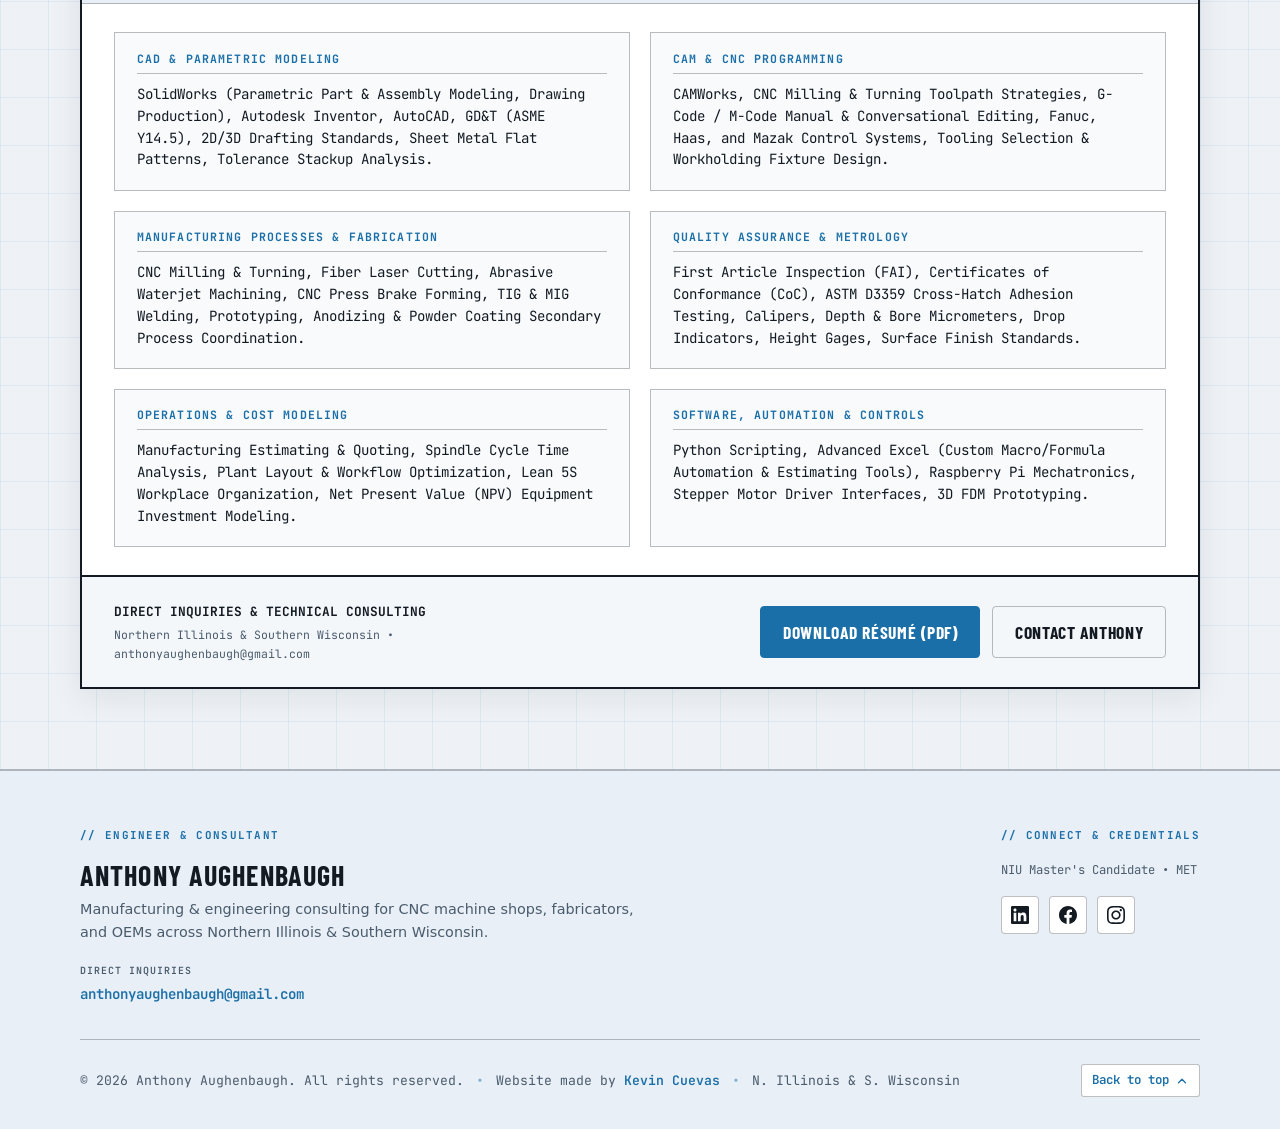
<file: experience.html>
<!DOCTYPE html>
<html lang="en">
<head>
  <meta charset="utf-8">
  <meta name="viewport" content="width=device-width, initial-scale=1">
  <title>Experience &amp; Education | Anthony Aughenbaugh — Manufacturing &amp; Engineering Consulting</title>
  <meta name="description" content="Professional background, degrees, technical certifications, and engineering history of Anthony Aughenbaugh.">
  <link rel="canonical" href="https://anthonyaughenbaugh.com/experience.html">
  <meta name="theme-color" content="#EEF2F6">
  <link rel="icon" type="image/svg+xml" href="favicon.svg">
  <link rel="alternate icon" href="favicon.ico">
  <link rel="apple-touch-icon" href="assets/apple-touch-icon.png">
  <link rel="preconnect" href="https://fonts.googleapis.com">
  <link rel="preconnect" href="https://fonts.gstatic.com" crossorigin>
  <link href="https://fonts.googleapis.com/css2?family=Barlow+Condensed:wght@600;700&family=JetBrains+Mono:wght@400;600&display=swap" rel="stylesheet">
  <link rel="stylesheet" href="styles.css">
  <script src="main.js" defer></script>
</head>
<body>
  <a class="skip-link" href="#main">Skip to content</a>

  <header class="site-header">
    <div class="wrap header-inner">
      <a class="brand" href="index.html">Anthony Aughenbaugh</a>
      <button class="nav-toggle" aria-expanded="false" aria-controls="site-nav" aria-label="Toggle navigation menu">
        <span class="nav-toggle-box" aria-hidden="true">
          <span class="nav-toggle-line"></span>
          <span class="nav-toggle-line"></span>
          <span class="nav-toggle-line"></span>
        </span>
      </button>
      <nav id="site-nav" class="site-nav" aria-label="Primary">
        <div class="site-nav-header">
          <span class="site-nav-label">Navigation</span>
        </div>
        <ul>
          <li><a href="index.html">Home</a></li>
          <li><a href="about.html">About</a></li>
          <li><a href="projects.html">Projects</a></li>
          <li><a href="services.html">Services</a></li>
          <li><a href="experience.html" aria-current="page">Experience</a></li>
          <li><a href="contact.html">Contact</a></li>
        </ul>
        <div class="site-nav-footer">
          <div class="site-nav-header">
            <span class="site-nav-label">Socials</span>
          </div>
          <div class="site-nav-socials" aria-label="Social media profiles">
            <a href="https://www.linkedin.com/in/anthony-aughenbaugh-09001525a/" target="_blank" rel="noopener noreferrer" class="social-icon-btn" aria-label="LinkedIn">
              <svg viewBox="0 0 24 24" width="18" height="18" fill="currentColor" aria-hidden="true">
                <path d="M20.447 20.452h-3.554v-5.569c0-1.328-.027-3.037-1.852-3.037-1.853 0-2.136 1.445-2.136 2.939v5.667H9.351V9h3.414v1.561h.046c.477-.9 1.637-1.85 3.37-1.85 3.601 0 4.267 2.37 4.267 5.455v6.286zM5.337 7.433c-1.144 0-2.063-.926-2.063-2.065 0-1.138.92-2.063 2.063-2.063 1.14 0 2.064.925 2.064 2.063 0 1.139-.925 2.065-2.064 2.065zm1.782 13.019H3.555V9h3.564v11.452zM22.225 0H1.771C.792 0 0 .774 0 1.729v20.542C0 23.227.792 24 1.771 24h20.451c.979 0 1.778-.773 1.778-1.729V1.73C24 .774 23.205 0 22.225 0z"/>
              </svg>
            </a>
            <a href="https://www.facebook.com/tony.aughenbaugh.7" target="_blank" rel="noopener noreferrer" class="social-icon-btn" aria-label="Facebook">
              <svg viewBox="0 0 24 24" width="18" height="18" fill="currentColor" aria-hidden="true">
                <path d="M24 12.073c0-6.627-5.373-12-12-12s-12 5.373-12 12c0 5.99 4.388 10.954 10.125 11.854v-8.385H7.078v-3.47h3.047V9.43c0-3.007 1.792-4.669 4.533-4.669 1.312 0 2.686.235 2.686.235v2.953H15.83c-1.491 0-1.956.925-1.956 1.874v2.25h3.328l-.532 3.47h-2.796v8.385C19.612 23.027 24 18.062 24 12.073z"/>
              </svg>
            </a>
            <a href="https://www.instagram.com/aughenbaughtony/" target="_blank" rel="noopener noreferrer" class="social-icon-btn" aria-label="Instagram">
              <svg viewBox="0 0 24 24" width="18" height="18" fill="currentColor" aria-hidden="true">
                <path d="M12 2.163c3.204 0 3.584.012 4.85.07 3.252.148 4.771 1.691 4.919 4.919.058 1.265.069 1.645.069 4.849 0 3.205-.012 3.584-.069 4.849-.149 3.225-1.664 4.771-4.919 4.919-1.266.058-1.644.07-4.85.07-3.204 0-3.584-.012-4.849-.07-3.26-.149-4.771-1.699-4.919-4.92-.058-1.265-.07-1.644-.07-4.849 0-3.204.013-3.583.07-4.849.149-3.227 1.664-4.771 4.919-4.919 1.266-.057 1.645-.069 4.849-.069zm0-2.163c-3.259 0-3.667.014-4.947.072-4.358.2-6.78 2.618-6.98 6.98-.059 1.281-.073 1.689-.073 4.948 0 3.259.014 3.668.072 4.948.2 4.358 2.618 6.78 6.98 6.98 1.281.058 1.689.072 4.948.072 3.259 0 3.668-.014 4.948-.072 4.354-.2 6.782-2.618 6.979-6.98.059-1.28.073-1.689.073-4.948 0-3.259-.014-3.667-.072-4.947-.196-4.354-2.617-6.78-6.979-6.98-1.281-.059-1.69-.073-4.949-.073zm0 5.838c-3.403 0-6.162 2.759-6.162 6.162s2.759 6.163 6.162 6.163 6.162-2.759 6.162-6.163c0-3.403-2.759-6.162-6.162-6.162zm0 10.162c-2.209 0-4-1.79-4-4 0-2.209 1.791-4 4-4s4 1.791 4 4c0 2.21-1.791 4-4 4zm6.406-11.845c-.796 0-1.441.645-1.441 1.44s.645 1.44 1.441 1.44c.795 0 1.439-.645 1.439-1.44s-.644-1.44-1.439-1.44z"/>
              </svg>
            </a>
          </div>
        </div>
      </nav>
    </div>
  </header>

  <main id="main" class="main-light">
    <div class="strip"><div class="wrap"><span>Sheet 04 &bull; <a href="index.html">Home</a> / Experience</span><span>N. Illinois / S. Wisconsin</span></div></div>

    <section class="resume-section">
      <div class="wrap">
        <!-- BLUEPRINT RÉSUMÉ SHEET -->
        <article class="resume-sheet">
          
          <!-- RESUME HEADER & TITLE BLOCK -->
          <header class="resume-header">
            <div class="resume-header-top">
              <span>Experience</span>
              <span>Since 2018</span>
            </div>
            <div class="resume-header-body">
              <div class="resume-header-namebox">
                <h1 class="resume-name">Anthony Aughenbaugh</h1>
                <p class="resume-title">Sales &amp; Manufacturing Engineer</p>
                <p class="resume-lead">Sales and manufacturing engineer in DeKalb, IL. I quote jobs, program CNC machines, and make sure parts ship right. Working in manufacturing since 2018 and finishing a master&rsquo;s degree at Northern Illinois University.</p>
              </div>
              <div class="resume-header-meta">
                <ul class="resume-meta-list">
                  <li class="resume-meta-item">
                    <strong>Location &amp; Region</strong>
                    <span>Northern Illinois &amp; Southern Wisconsin</span>
                  </li>
                  <li class="resume-meta-item">
                    <strong>Direct Email</strong>
                    <a href="mailto:anthonyaughenbaugh@gmail.com">anthonyaughenbaugh@gmail.com</a>
                  </li>
                  <li class="resume-meta-item">
                    <strong>Education Credentials</strong>
                    <span>M.S. ISE (In Progress) &bull; B.S. MET &bull; A.E.S.</span>
                  </li>
                  <li class="resume-meta-item">
                    <strong>Practice Areas</strong>
                    <span>CNC Strategy, Quoting, Lean Systems &amp; Fabrication</span>
                  </li>
                </ul>
                <div class="resume-header-actions">
                  <a class="btn btn-small" href="assets/Anthony-Aughenbaugh-Resume.pdf" target="_blank" rel="noopener">
                    <svg viewBox="0 0 24 24" width="14" height="14" fill="none" stroke="currentColor" stroke-width="2" stroke-linecap="round" stroke-linejoin="round" aria-hidden="true" style="margin-right: 4px; vertical-align: middle;"><path d="M21 15v4a2 2 0 0 1-2 2H5a2 2 0 0 1-2-2v-4"/><polyline points="7 10 12 15 17 10"/><line x1="12" x2="12" y1="15" y2="3"/></svg>
                    Download Résumé (PDF)
                  </a>
                  <a class="btn btn-small btn-ghost" href="contact.html">Get in Touch</a>
                </div>
              </div>
            </div>
          </header>

          <!-- 01: PROFESSIONAL EXPERIENCE -->
          <section class="resume-block" aria-labelledby="section-experience">
            <div class="resume-block-head">
              <h2 id="section-experience" class="resume-block-title">01 / Professional Experience</h2>
              <span class="resume-block-tag">2018 &ndash; Present</span>
            </div>
            <div class="resume-block-body">

              <!-- Role 1: Wehrli Custom Fab -->
              <article class="resume-role">
                <div class="resume-role-header">
                  <div>
                    <h3 class="resume-role-company">Wehrli Custom Fabrication</h3>
                    <span class="resume-role-location">DeKalb, Illinois</span>
                  </div>
                  <span class="resume-role-dates">June 2022 &ndash; Present</span>
                </div>
                <p class="resume-role-title">Sales and Manufacturing Engineer &bull; June 2024 &ndash; Present</p>
                <p class="resume-role-subline">CNC Machine Shop Operator (June 2022) &rarr; Sales and Manufacturing Engineer (June 2024)</p>
                <ul class="resume-bullets">
                  <li>Quote jobs from the customer&rsquo;s RFQ through delivery, figuring material, machine time, tooling, labor, and outside processing.</li>
                  <li>Program CNC parts and design fixtures in SolidWorks and CAMWorks. Order material and set up outside processes.</li>
                  <li>Work across CNC machining, fiber laser, waterjet, press brake, TIG/MIG welding, and powder coating.</li>
                  <li>Put together quality paperwork for aerospace and military jobs: first article inspections, certificates of conformance, material test reports, and <a href="projects.html">ASTM D3359 coating adhesion records</a>.</li>
                  <li>Set up, programmed, and ran CNC machining centers holding tolerances down to &plusmn;.0005&Prime;, checking parts with micrometers, bore gauges, and optical tools. <a href="projects.html">See shop work in Projects</a>.</li>
                </ul>
              </article>

              <!-- Role 2: Black Brothers Co. -->
              <article class="resume-role">
                <div class="resume-role-header">
                  <div>
                    <h3 class="resume-role-company">Black Brothers Co.</h3>
                    <span class="resume-role-location">Mendota, Illinois</span>
                  </div>
                  <span class="resume-role-dates">2018 &ndash; 2022</span>
                </div>
                <p class="resume-role-title">Engineering Technician</p>
                <p class="resume-role-subline">Industrial Machinery Engineering &amp; Waterjet Production</p>
                <ul class="resume-bullets">
                  <li>Created and released production drawings, sheet metal flat patterns, and nesting files for industrial machinery and waterjet cutting.</li>
                  <li>Built Excel tools to speed up file prep, BOM tracking, and inventory records.</li>
                  <li>Took custom machinery projects from 3D CAD models through fabrication drawings and release.</li>
                  <li>Worked with engineers, fabricators, and assemblers to sort out tolerance and fit problems before parts were released.</li>
                </ul>
              </article>

            </div>
          </section>

          <!-- 02: EDUCATION & CREDENTIALS -->
          <section class="resume-block" aria-labelledby="section-education">
            <div class="resume-block-head">
              <h2 id="section-education" class="resume-block-title">02 / Education &amp; Credentials</h2>
              <span class="resume-block-tag">Degrees &amp; Education</span>
            </div>
            <div class="resume-block-body">
              <div class="resume-edu-grid">
                
                <div class="resume-edu-card">
                  <h3 class="resume-edu-school">Northern Illinois University</h3>
                  <p class="resume-edu-degree">Master of Science (M.S.) &bull; Industrial &amp; Systems Engineering</p>
                  <p class="resume-edu-note">Specialization in Engineering Management &bull; In Progress (Part-Time Graduate)</p>
                </div>

                <div class="resume-edu-card">
                  <h3 class="resume-edu-school">Northern Illinois University</h3>
                  <p class="resume-edu-degree">Bachelor of Science (B.S.) &bull; Manufacturing Engineering Technology</p>
                  <p class="resume-edu-note">Graduated 2023 &bull; Focus on Advanced CAD/CAM, Operations &amp; Quality Control</p>
                </div>

                <div class="resume-edu-card">
                  <h3 class="resume-edu-school">Illinois Valley Community College</h3>
                  <p class="resume-edu-degree">Associate in Engineering Science (A.E.S.)</p>
                  <p class="resume-edu-note">Conferred 2021 &bull; Engineering Science Foundation &amp; Applied Mechanics</p>
                </div>

              </div>
            </div>
          </section>

          <!-- 03: TECHNICAL COMPETENCIES -->
          <section class="resume-block" aria-labelledby="section-skills">
            <div class="resume-block-head">
              <h2 id="section-skills" class="resume-block-title">03 / Technical Skills &amp; Tools</h2>
              <span class="resume-block-tag">Software &amp; Capabilities</span>
            </div>
            <div class="resume-block-body">
              <div class="resume-skills-grid">
                
                <div class="resume-skill-cat">
                  <h3 class="resume-skill-cat-title">CAD &amp; Parametric Modeling</h3>
                  <p>SolidWorks (Parametric Part &amp; Assembly Modeling, Drawing Production), Autodesk Inventor, AutoCAD, GD&amp;T (ASME Y14.5), 2D/3D Drafting Standards, Sheet Metal Flat Patterns, Tolerance Stackup Analysis.</p>
                </div>

                <div class="resume-skill-cat">
                  <h3 class="resume-skill-cat-title">CAM &amp; CNC Programming</h3>
                  <p>CAMWorks, CNC Milling &amp; Turning Toolpath Strategies, G-Code / M-Code Manual &amp; Conversational Editing, Fanuc, Haas, and Mazak Control Systems, Tooling Selection &amp; Workholding Fixture Design.</p>
                </div>

                <div class="resume-skill-cat">
                  <h3 class="resume-skill-cat-title">Manufacturing Processes &amp; Fabrication</h3>
                  <p>CNC Milling &amp; Turning, Fiber Laser Cutting, Abrasive Waterjet Machining, CNC Press Brake Forming, TIG &amp; MIG Welding, Prototyping, Anodizing &amp; Powder Coating Secondary Process Coordination.</p>
                </div>

                <div class="resume-skill-cat">
                  <h3 class="resume-skill-cat-title">Quality Assurance &amp; Metrology</h3>
                  <p>First Article Inspection (FAI), Certificates of Conformance (CoC), ASTM D3359 Cross-Hatch Adhesion Testing, Calipers, Depth &amp; Bore Micrometers, Drop Indicators, Height Gages, Surface Finish Standards.</p>
                </div>

                <div class="resume-skill-cat">
                  <h3 class="resume-skill-cat-title">Operations &amp; Cost Modeling</h3>
                  <p>Manufacturing Estimating &amp; Quoting, Spindle Cycle Time Analysis, Plant Layout &amp; Workflow Optimization, Lean 5S Workplace Organization, Net Present Value (NPV) Equipment Investment Modeling.</p>
                </div>

                <div class="resume-skill-cat">
                  <h3 class="resume-skill-cat-title">Software, Automation &amp; Controls</h3>
                  <p>Python Scripting, Advanced Excel (Custom Macro/Formula Automation &amp; Estimating Tools), Raspberry Pi Mechatronics, Stepper Motor Driver Interfaces, 3D FDM Prototyping.</p>
                </div>

              </div>
            </div>
          </section>

          <!-- BOTTOM ACTION STRIP -->
          <div class="resume-block" style="background: #F4F7FA; padding: 1.5rem 2rem; display: flex; justify-content: space-between; align-items: center; flex-wrap: wrap; gap: 1rem;">
            <div>
              <p style="font-family: var(--mono); font-size: 0.8rem; font-weight: 700; color: var(--text); margin: 0 0 0.2rem 0; text-transform: uppercase;">Direct Inquiries &amp; Technical Consulting</p>
              <p style="font-family: var(--mono); font-size: 0.72rem; color: var(--text-2); margin: 0;">Northern Illinois &amp; Southern Wisconsin &bull; anthonyaughenbaugh@gmail.com</p>
            </div>
            <div style="display: flex; gap: 0.75rem; flex-wrap: wrap;">
              <a class="btn" href="assets/Anthony-Aughenbaugh-Resume.pdf" target="_blank" rel="noopener">Download Résumé (PDF)</a>
              <a class="btn btn-ghost" href="contact.html">Contact Anthony</a>
            </div>
          </div>

        </article>
      </div>
    </section>
  </main>

  <footer class="site-footer">
    <div class="wrap">
      <div class="footer-tblock">
        <div class="footer-col footer-col-brand">
          <span class="footer-label">// ENGINEER &amp; CONSULTANT</span>
          <h3 class="footer-name">Anthony Aughenbaugh</h3>
          <p class="footer-bio">Manufacturing &amp; engineering consulting for CNC machine shops, fabricators, and OEMs across Northern Illinois &amp; Southern Wisconsin.</p>
          <div class="footer-contact-item">
            <span class="footer-contact-label">DIRECT INQUIRIES</span>
            <a href="mailto:anthonyaughenbaugh@gmail.com" class="footer-email-link">anthonyaughenbaugh@gmail.com</a>
          </div>
        </div>

        <div class="footer-col footer-col-connect">
          <span class="footer-label">// CONNECT &amp; CREDENTIALS</span>
          <p class="footer-region">NIU Master's Candidate &bull; MET</p>
          <div class="footer-socials" aria-label="Social media profiles">
            <a href="https://www.linkedin.com/in/anthony-aughenbaugh-09001525a/" target="_blank" rel="noopener noreferrer" class="social-icon-btn" aria-label="LinkedIn">
              <svg viewBox="0 0 24 24" width="18" height="18" fill="currentColor" aria-hidden="true">
                <path d="M20.447 20.452h-3.554v-5.569c0-1.328-.027-3.037-1.852-3.037-1.853 0-2.136 1.445-2.136 2.939v5.667H9.351V9h3.414v1.561h.046c.477-.9 1.637-1.85 3.37-1.85 3.601 0 4.267 2.37 4.267 5.455v6.286zM5.337 7.433c-1.144 0-2.063-.926-2.063-2.065 0-1.138.92-2.063 2.063-2.063 1.14 0 2.064.925 2.064 2.063 0 1.139-.925 2.065-2.064 2.065zm1.782 13.019H3.555V9h3.564v11.452zM22.225 0H1.771C.792 0 0 .774 0 1.729v20.542C0 23.227.792 24 1.771 24h20.451c.979 0 1.778-.773 1.778-1.729V1.73C24 .774 23.205 0 22.225 0z"/>
              </svg>
            </a>
            <a href="https://www.facebook.com/tony.aughenbaugh.7" target="_blank" rel="noopener noreferrer" class="social-icon-btn" aria-label="Facebook">
              <svg viewBox="0 0 24 24" width="18" height="18" fill="currentColor" aria-hidden="true">
                <path d="M24 12.073c0-6.627-5.373-12-12-12s-12 5.373-12 12c0 5.99 4.388 10.954 10.125 11.854v-8.385H7.078v-3.47h3.047V9.43c0-3.007 1.792-4.669 4.533-4.669 1.312 0 2.686.235 2.686.235v2.953H15.83c-1.491 0-1.956.925-1.956 1.874v2.25h3.328l-.532 3.47h-2.796v8.385C19.612 23.027 24 18.062 24 12.073z"/>
              </svg>
            </a>
            <a href="https://www.instagram.com/aughenbaughtony/" target="_blank" rel="noopener noreferrer" class="social-icon-btn" aria-label="Instagram">
              <svg viewBox="0 0 24 24" width="18" height="18" fill="currentColor" aria-hidden="true">
                <path d="M12 2.163c3.204 0 3.584.012 4.85.07 3.252.148 4.771 1.691 4.919 4.919.058 1.265.069 1.645.069 4.849 0 3.205-.012 3.584-.069 4.849-.149 3.225-1.664 4.771-4.919 4.919-1.266.058-1.644.07-4.85.07-3.204 0-3.584-.012-4.849-.07-3.26-.149-4.771-1.699-4.919-4.92-.058-1.265-.07-1.644-.07-4.849 0-3.204.013-3.583.07-4.849.149-3.227 1.664-4.771 4.919-4.919 1.266-.057 1.645-.069 4.849-.069zm0-2.163c-3.259 0-3.667.014-4.947.072-4.358.2-6.78 2.618-6.98 6.98-.059 1.281-.073 1.689-.073 4.948 0 3.259.014 3.668.072 4.948.2 4.358 2.618 6.78 6.98 6.98 1.281.058 1.689.072 4.948.072 3.259 0 3.668-.014 4.948-.072 4.354-.2 6.782-2.618 6.979-6.98.059-1.28.073-1.689.073-4.948 0-3.259-.014-3.667-.072-4.947-.196-4.354-2.617-6.78-6.979-6.98-1.281-.059-1.69-.073-4.949-.073zm0 5.838c-3.403 0-6.162 2.759-6.162 6.162s2.759 6.163 6.162 6.163 6.162-2.759 6.162-6.163c0-3.403-2.759-6.162-6.162-6.162zm0 10.162c-2.209 0-4-1.79-4-4 0-2.209 1.791-4 4-4s4 1.791 4 4c0 2.21-1.791 4-4 4zm6.406-11.845c-.796 0-1.441.645-1.441 1.44s.645 1.44 1.441 1.44c.795 0 1.439-.645 1.439-1.44s-.644-1.44-1.439-1.44z"/>
              </svg>
            </a>
          </div>
        </div>
      </div>

      <div class="footer-meta-strip">
        <div class="footer-meta-left">
          <span>&copy; <span id="year">2026</span> Anthony Aughenbaugh. All rights reserved.</span>
          <span class="footer-meta-divider" aria-hidden="true">&bull;</span>
          <span>Website made by <a href="https://kevincuevas.com" target="_blank" rel="noopener noreferrer">Kevin Cuevas</a></span>
          <span class="footer-meta-divider" aria-hidden="true">&bull;</span>
          <span>N. Illinois &amp; S. Wisconsin</span>
        </div>
        <div class="footer-meta-right">
          <a href="#main" class="footer-back-top" aria-label="Back to top of page">
            <span>Back to top</span>
            <svg viewBox="0 0 24 24" width="14" height="14" fill="none" stroke="currentColor" stroke-width="2.2" stroke-linecap="round" stroke-linejoin="round" aria-hidden="true"><path d="m18 15-6-6-6 6"/></svg>
          </a>
        </div>
      </div>
    </div>
  </footer>
</body>
</html>
</file>
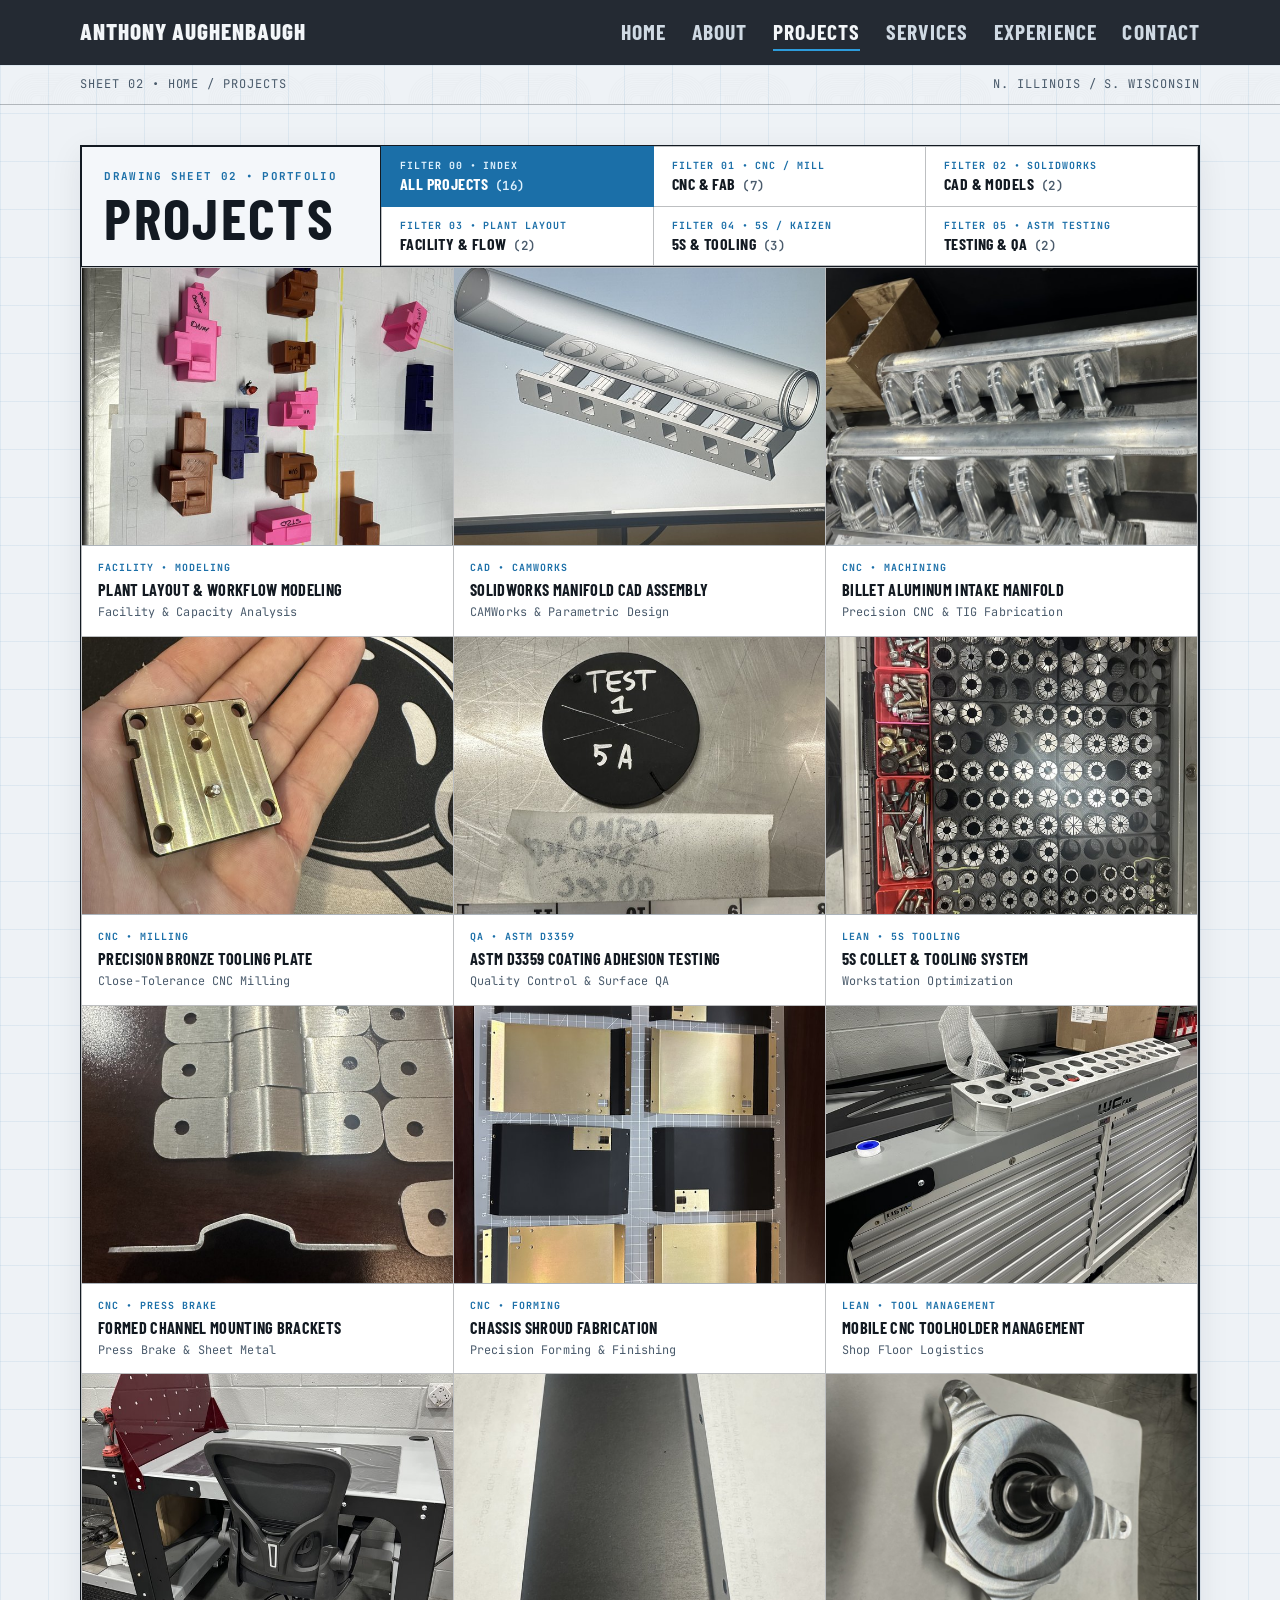
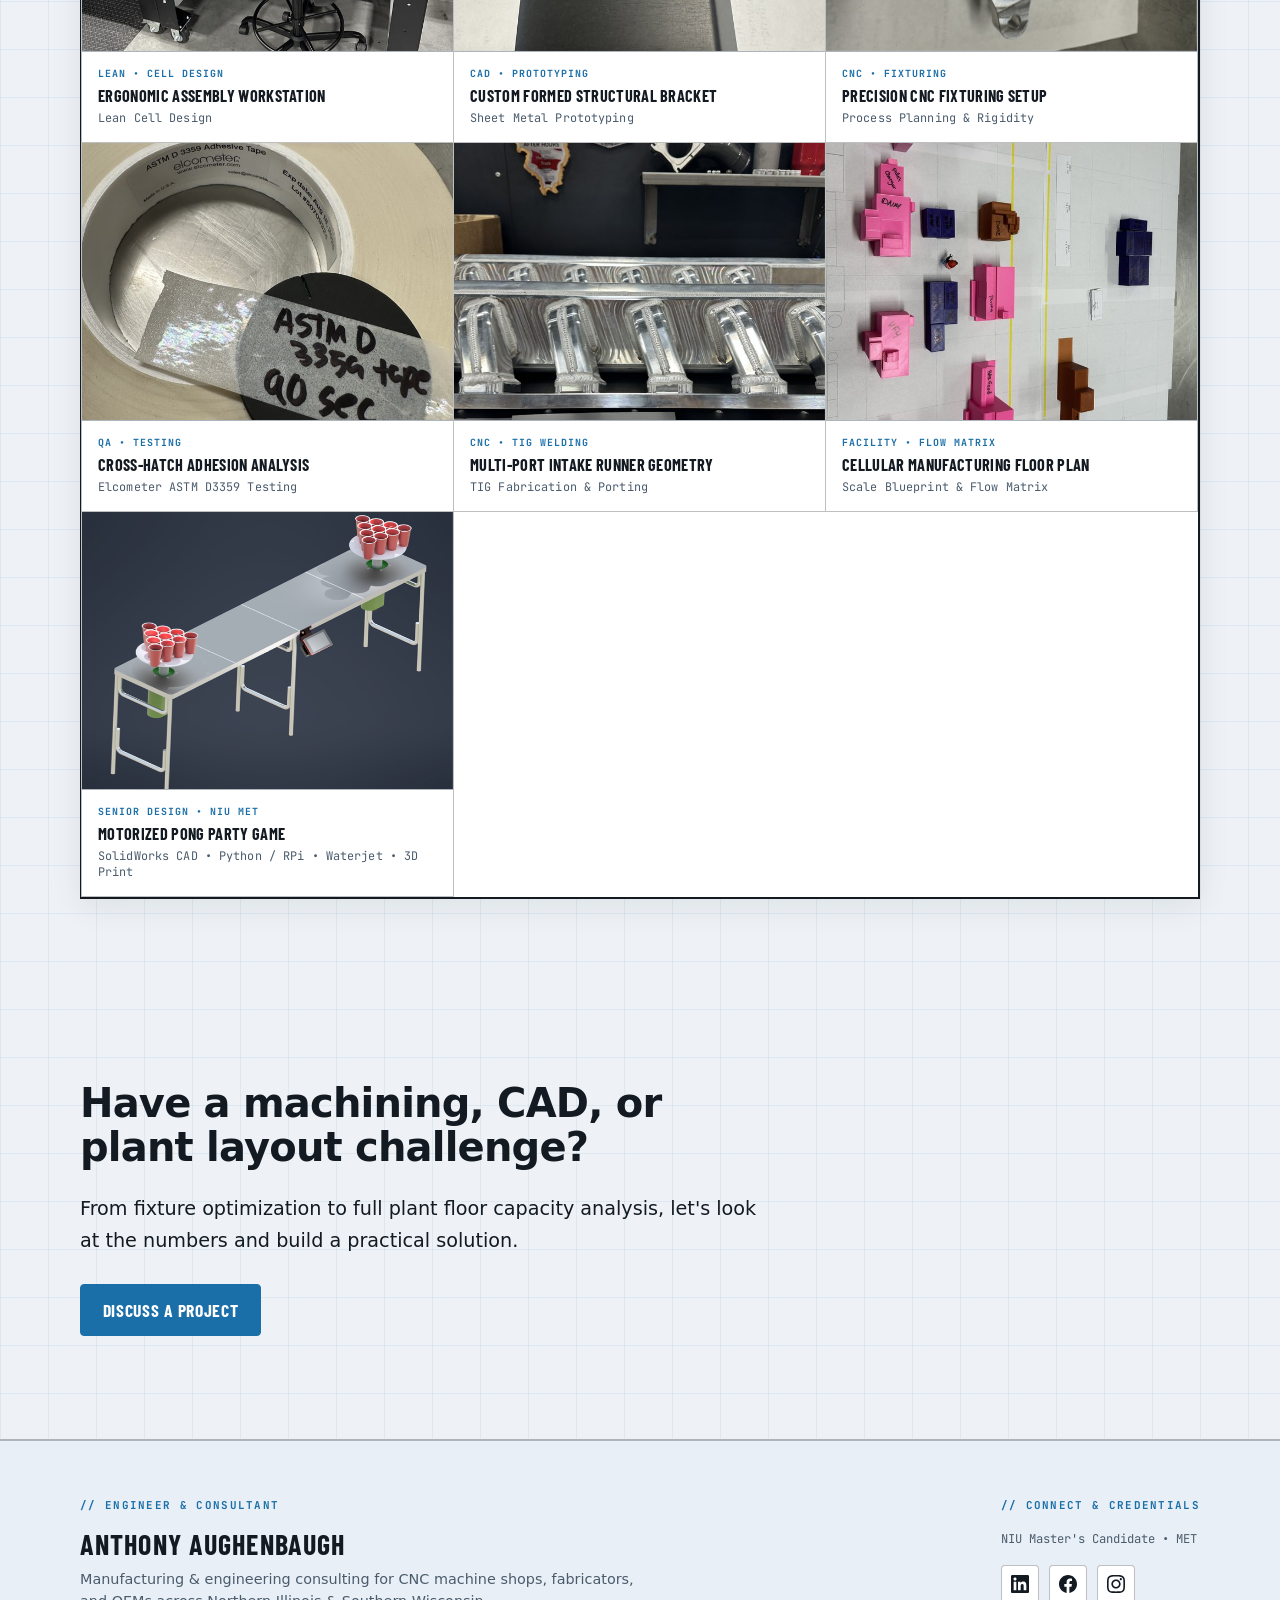
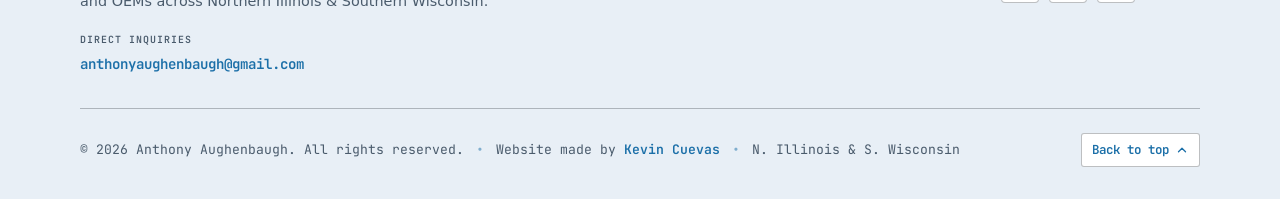
<file: projects.html>
<!DOCTYPE html>
<html lang="en">
<head>
  <meta charset="utf-8">
  <meta name="viewport" content="width=device-width, initial-scale=1">
  <title>Projects &amp; Gallery | Anthony Aughenbaugh — Manufacturing &amp; Engineering Consulting</title>
  <meta name="description" content="Engineering and manufacturing gallery featuring CNC machining, CAD/CAM models, facility layouts, tooling systems, and quality inspection across Northern Illinois.">
  <link rel="canonical" href="https://anthonyaughenbaugh.com/projects.html">
  <meta name="theme-color" content="#EEF2F6">
  <link rel="icon" type="image/svg+xml" href="favicon.svg">
  <link rel="alternate icon" href="favicon.ico">
  <link rel="apple-touch-icon" href="assets/apple-touch-icon.png">
  <link rel="preconnect" href="https://fonts.googleapis.com">
  <link rel="preconnect" href="https://fonts.gstatic.com" crossorigin>
  <link href="https://fonts.googleapis.com/css2?family=Barlow+Condensed:wght@600;700&family=JetBrains+Mono:wght@400;600&display=swap" rel="stylesheet">
  <link rel="stylesheet" href="styles.css">
  <script src="main.js" defer></script>
</head>
<body>
  <a class="skip-link" href="#main">Skip to content</a>

  <header class="site-header">
    <div class="wrap header-inner">
      <a class="brand" href="index.html">Anthony Aughenbaugh</a>
      <button class="nav-toggle" aria-expanded="false" aria-controls="site-nav" aria-label="Toggle navigation menu">
        <span class="nav-toggle-box" aria-hidden="true">
          <span class="nav-toggle-line"></span>
          <span class="nav-toggle-line"></span>
          <span class="nav-toggle-line"></span>
        </span>
      </button>
      <nav id="site-nav" class="site-nav" aria-label="Primary">
        <div class="site-nav-header">
          <span class="site-nav-label">Navigation</span>
        </div>
        <ul>
          <li><a href="index.html">Home</a></li>
          <li><a href="about.html">About</a></li>
          <li><a href="projects.html" aria-current="page">Projects</a></li>
          <li><a href="services.html">Services</a></li>
          <li><a href="experience.html">Experience</a></li>
          <li><a href="contact.html">Contact</a></li>
        </ul>
        <div class="site-nav-footer">
          <div class="site-nav-header">
            <span class="site-nav-label">Socials</span>
          </div>
          <div class="site-nav-socials" aria-label="Social media profiles">
            <a href="https://www.linkedin.com/in/anthony-aughenbaugh-09001525a/" target="_blank" rel="noopener noreferrer" class="social-icon-btn" aria-label="LinkedIn">
              <svg viewBox="0 0 24 24" width="18" height="18" fill="currentColor" aria-hidden="true">
                <path d="M20.447 20.452h-3.554v-5.569c0-1.328-.027-3.037-1.852-3.037-1.853 0-2.136 1.445-2.136 2.939v5.667H9.351V9h3.414v1.561h.046c.477-.9 1.637-1.85 3.37-1.85 3.601 0 4.267 2.37 4.267 5.455v6.286zM5.337 7.433c-1.144 0-2.063-.926-2.063-2.065 0-1.138.92-2.063 2.063-2.063 1.14 0 2.064.925 2.064 2.063 0 1.139-.925 2.065-2.064 2.065zm1.782 13.019H3.555V9h3.564v11.452zM22.225 0H1.771C.792 0 0 .774 0 1.729v20.542C0 23.227.792 24 1.771 24h20.451c.979 0 1.778-.773 1.778-1.729V1.73C24 .774 23.205 0 22.225 0z"/>
              </svg>
            </a>
            <a href="https://www.facebook.com/tony.aughenbaugh.7" target="_blank" rel="noopener noreferrer" class="social-icon-btn" aria-label="Facebook">
              <svg viewBox="0 0 24 24" width="18" height="18" fill="currentColor" aria-hidden="true">
                <path d="M24 12.073c0-6.627-5.373-12-12-12s-12 5.373-12 12c0 5.99 4.388 10.954 10.125 11.854v-8.385H7.078v-3.47h3.047V9.43c0-3.007 1.792-4.669 4.533-4.669 1.312 0 2.686.235 2.686.235v2.953H15.83c-1.491 0-1.956.925-1.956 1.874v2.25h3.328l-.532 3.47h-2.796v8.385C19.612 23.027 24 18.062 24 12.073z"/>
              </svg>
            </a>
            <a href="https://www.instagram.com/aughenbaughtony/" target="_blank" rel="noopener noreferrer" class="social-icon-btn" aria-label="Instagram">
              <svg viewBox="0 0 24 24" width="18" height="18" fill="currentColor" aria-hidden="true">
                <path d="M12 2.163c3.204 0 3.584.012 4.85.07 3.252.148 4.771 1.691 4.919 4.919.058 1.265.069 1.645.069 4.849 0 3.205-.012 3.584-.069 4.849-.149 3.225-1.664 4.771-4.919 4.919-1.266.058-1.644.07-4.85.07-3.204 0-3.584-.012-4.849-.07-3.26-.149-4.771-1.699-4.919-4.92-.058-1.265-.07-1.644-.07-4.849 0-3.204.013-3.583.07-4.849.149-3.227 1.664-4.771 4.919-4.919 1.266-.057 1.645-.069 4.849-.069zm0-2.163c-3.259 0-3.667.014-4.947.072-4.358.2-6.78 2.618-6.98 6.98-.059 1.281-.073 1.689-.073 4.948 0 3.259.014 3.668.072 4.948.2 4.358 2.618 6.78 6.98 6.98 1.281.058 1.689.072 4.948.072 3.259 0 3.668-.014 4.948-.072 4.354-.2 6.782-2.618 6.979-6.98.059-1.28.073-1.689.073-4.948 0-3.259-.014-3.667-.072-4.947-.196-4.354-2.617-6.78-6.979-6.98-1.281-.059-1.69-.073-4.949-.073zm0 5.838c-3.403 0-6.162 2.759-6.162 6.162s2.759 6.163 6.162 6.163 6.162-2.759 6.162-6.163c0-3.403-2.759-6.162-6.162-6.162zm0 10.162c-2.209 0-4-1.79-4-4 0-2.209 1.791-4 4-4s4 1.791 4 4c0 2.21-1.791 4-4 4zm6.406-11.845c-.796 0-1.441.645-1.441 1.44s.645 1.44 1.441 1.44c.795 0 1.439-.645 1.439-1.44s-.644-1.44-1.439-1.44z"/>
              </svg>
            </a>
          </div>
        </div>
      </nav>
    </div>
  </header>

  <main id="main" class="main-light">
    <div class="strip"><div class="wrap"><span>Sheet 02 &bull; <a href="index.html">Home</a> / Projects</span><span>N. Illinois / S. Wisconsin</span></div></div>

    <section class="gallery-section">
      <div class="wrap">
        <!-- TITLE BLOCK GALLERY SHEET -->
        <div class="gallery-sheet">
          <!-- Top Title Cell & Interactive Filter Switchboard -->
          <div class="gallery-tblock-header">
            <div class="gallery-tblock-title">
              <small>Drawing Sheet 02 &bull; Portfolio</small>
              <strong>PROJECTS</strong>
            </div>
            <div class="gallery-tblock-filters" role="toolbar" aria-label="Filter projects by discipline">
              <button type="button" class="filter-cell active" data-filter="all">
                <small>FILTER 00 &bull; INDEX</small>
                <span>All Projects <b class="cell-count">(16)</b></span>
              </button>
              <button type="button" class="filter-cell" data-filter="cnc">
                <small>FILTER 01 &bull; CNC / MILL</small>
                <span>CNC &amp; Fab <b class="cell-count">(7)</b></span>
              </button>
              <button type="button" class="filter-cell" data-filter="cad">
                <small>FILTER 02 &bull; SOLIDWORKS</small>
                <span>CAD &amp; Models <b class="cell-count">(2)</b></span>
              </button>
              <button type="button" class="filter-cell" data-filter="facility">
                <small>FILTER 03 &bull; PLANT LAYOUT</small>
                <span>Facility &amp; Flow <b class="cell-count">(2)</b></span>
              </button>
              <button type="button" class="filter-cell" data-filter="lean">
                <small>FILTER 04 &bull; 5S / KAIZEN</small>
                <span>5S &amp; Tooling <b class="cell-count">(3)</b></span>
              </button>
              <button type="button" class="filter-cell" data-filter="quality">
                <small>FILTER 05 &bull; ASTM TESTING</small>
                <span>Testing &amp; QA <b class="cell-count">(2)</b></span>
              </button>
            </div>
          </div>

          <!-- Project Items Grid: images and small descriptor cells with text -->
          <div class="gallery-tblock-grid" id="project-gallery">
            
            <!-- Card 1: Facility Modeling -->
            <article class="gallery-card" data-category="facility">
              <button type="button" class="gallery-card-trigger" aria-haspopup="dialog" aria-label="Expand project: Plant Layout &amp; Workflow Modeling">
                <div class="gallery-img-box">
                  <img class="gallery-img" src="assets/photos/thumbs/IMG_5509.jpeg" data-full="assets/photos/IMG_5509.jpeg" alt="Scale 3D printed miniature CNC machines on blueprint grid with shop floor layout" width="900" height="675" loading="eager" decoding="async">
                  <span class="gallery-zoom-hint" aria-hidden="true">
                    <svg viewBox="0 0 24 24" width="14" height="14" fill="none" stroke="currentColor" stroke-width="2" stroke-linecap="round" stroke-linejoin="round"><circle cx="11" cy="11" r="8"/><path d="m21 21-4.35-4.35"/><path d="M11 8v6M8 11h6"/></svg>
                    <span>EXPAND</span>
                  </span>
                </div>
                <div class="gallery-desc-cell">
                  <small class="gallery-cat">FACILITY &bull; MODELING</small>
                  <h3 class="gallery-title">Plant Layout &amp; Workflow Modeling</h3>
                  <p class="gallery-tag">Facility &amp; Capacity Analysis</p>
                </div>
              </button>
            </article>

            <!-- Card 2: SolidWorks CAD -->
            <article class="gallery-card" data-category="cad">
              <button type="button" class="gallery-card-trigger" aria-haspopup="dialog" aria-label="Expand project: SolidWorks Manifold CAD Assembly">
                <div class="gallery-img-box">
                  <img class="gallery-img" src="assets/photos/thumbs/IMG_5659.jpeg" data-full="assets/photos/IMG_5659.jpeg" alt="SolidWorks CAD 3D model of custom intake manifold assembly" width="900" height="675" loading="eager" decoding="async">
                  <span class="gallery-zoom-hint" aria-hidden="true">
                    <svg viewBox="0 0 24 24" width="14" height="14" fill="none" stroke="currentColor" stroke-width="2" stroke-linecap="round" stroke-linejoin="round"><circle cx="11" cy="11" r="8"/><path d="m21 21-4.35-4.35"/><path d="M11 8v6M8 11h6"/></svg>
                    <span>EXPAND</span>
                  </span>
                </div>
                <div class="gallery-desc-cell">
                  <small class="gallery-cat">CAD &bull; CAMWORKS</small>
                  <h3 class="gallery-title">SolidWorks Manifold CAD Assembly</h3>
                  <p class="gallery-tag">CAMWorks &amp; Parametric Design</p>
                </div>
              </button>
            </article>

            <!-- Card 3: Billet Intake Manifold -->
            <article class="gallery-card" data-category="cnc">
              <button type="button" class="gallery-card-trigger" aria-haspopup="dialog" aria-label="Expand project: Billet Aluminum Intake Manifold">
                <div class="gallery-img-box">
                  <img class="gallery-img" src="assets/photos/thumbs/IMG_5998.jpeg" data-full="assets/photos/IMG_5998.jpeg" alt="TIG welded aluminum custom intake manifold with CNC machined runners" width="900" height="675" loading="eager" decoding="async">
                  <span class="gallery-zoom-hint" aria-hidden="true">
                    <svg viewBox="0 0 24 24" width="14" height="14" fill="none" stroke="currentColor" stroke-width="2" stroke-linecap="round" stroke-linejoin="round"><circle cx="11" cy="11" r="8"/><path d="m21 21-4.35-4.35"/><path d="M11 8v6M8 11h6"/></svg>
                    <span>EXPAND</span>
                  </span>
                </div>
                <div class="gallery-desc-cell">
                  <small class="gallery-cat">CNC &bull; MACHINING</small>
                  <h3 class="gallery-title">Billet Aluminum Intake Manifold</h3>
                  <p class="gallery-tag">Precision CNC &amp; TIG Fabrication</p>
                </div>
              </button>
            </article>

            <!-- Card 4: Bronze Plate -->
            <article class="gallery-card" data-category="cnc">
              <button type="button" class="gallery-card-trigger" aria-haspopup="dialog" aria-label="Expand project: Precision Bronze Tooling Plate">
                <div class="gallery-img-box">
                  <img class="gallery-img" src="assets/photos/thumbs/IMG_5954.jpeg" data-full="assets/photos/IMG_5954.jpeg" alt="Precision milled bronze plate with dowel pin and countersunk holes" width="900" height="675" loading="lazy" decoding="async">
                  <span class="gallery-zoom-hint" aria-hidden="true">
                    <svg viewBox="0 0 24 24" width="14" height="14" fill="none" stroke="currentColor" stroke-width="2" stroke-linecap="round" stroke-linejoin="round"><circle cx="11" cy="11" r="8"/><path d="m21 21-4.35-4.35"/><path d="M11 8v6M8 11h6"/></svg>
                    <span>EXPAND</span>
                  </span>
                </div>
                <div class="gallery-desc-cell">
                  <small class="gallery-cat">CNC &bull; MILLING</small>
                  <h3 class="gallery-title">Precision Bronze Tooling Plate</h3>
                  <p class="gallery-tag">Close-Tolerance CNC Milling</p>
                </div>
              </button>
            </article>

            <!-- Card 5: ASTM D3359 Adhesion Testing -->
            <article class="gallery-card" data-category="quality">
              <button type="button" class="gallery-card-trigger" aria-haspopup="dialog" aria-label="Expand project: ASTM D3359 Coating Adhesion Testing">
                <div class="gallery-img-box">
                  <img class="gallery-img" src="assets/photos/thumbs/IMG_5963.jpeg" data-full="assets/photos/IMG_5963.jpeg" alt="ASTM D3359 Method A X-cut coating adhesion test coupon rated 5A with Elcometer tape" width="900" height="675" loading="lazy" decoding="async">
                  <span class="gallery-zoom-hint" aria-hidden="true">
                    <svg viewBox="0 0 24 24" width="14" height="14" fill="none" stroke="currentColor" stroke-width="2" stroke-linecap="round" stroke-linejoin="round"><circle cx="11" cy="11" r="8"/><path d="m21 21-4.35-4.35"/><path d="M11 8v6M8 11h6"/></svg>
                    <span>EXPAND</span>
                  </span>
                </div>
                <div class="gallery-desc-cell">
                  <small class="gallery-cat">QA &bull; ASTM D3359</small>
                  <h3 class="gallery-title">ASTM D3359 Coating Adhesion Testing</h3>
                  <p class="gallery-tag">Quality Control &amp; Surface QA</p>
                </div>
              </button>
            </article>

            <!-- Card 6: 5S Drawer -->
            <article class="gallery-card" data-category="lean">
              <button type="button" class="gallery-card-trigger" aria-haspopup="dialog" aria-label="Expand project: 5S Collet &amp; Tooling System">
                <div class="gallery-img-box">
                  <img class="gallery-img" src="assets/photos/thumbs/IMG_5042.jpeg" data-full="assets/photos/IMG_5042.jpeg" alt="Shadow-foamed 5S tool drawer with organized ER collets, sockets, and calipers" width="900" height="675" loading="lazy" decoding="async">
                  <span class="gallery-zoom-hint" aria-hidden="true">
                    <svg viewBox="0 0 24 24" width="14" height="14" fill="none" stroke="currentColor" stroke-width="2" stroke-linecap="round" stroke-linejoin="round"><circle cx="11" cy="11" r="8"/><path d="m21 21-4.35-4.35"/><path d="M11 8v6M8 11h6"/></svg>
                    <span>EXPAND</span>
                  </span>
                </div>
                <div class="gallery-desc-cell">
                  <small class="gallery-cat">LEAN &bull; 5S TOOLING</small>
                  <h3 class="gallery-title">5S Collet &amp; Tooling System</h3>
                  <p class="gallery-tag">Workstation Optimization</p>
                </div>
              </button>
            </article>

            <!-- Card 7: Press Brake Brackets -->
            <article class="gallery-card" data-category="cnc">
              <button type="button" class="gallery-card-trigger" aria-haspopup="dialog" aria-label="Expand project: Formed Channel Mounting Brackets">
                <div class="gallery-img-box">
                  <img class="gallery-img" src="assets/photos/thumbs/IMG_6252.jpeg" data-full="assets/photos/IMG_6252.jpeg" alt="Formed sheet metal channel brackets with punched mounting slots" width="900" height="675" loading="lazy" decoding="async">
                  <span class="gallery-zoom-hint" aria-hidden="true">
                    <svg viewBox="0 0 24 24" width="14" height="14" fill="none" stroke="currentColor" stroke-width="2" stroke-linecap="round" stroke-linejoin="round"><circle cx="11" cy="11" r="8"/><path d="m21 21-4.35-4.35"/><path d="M11 8v6M8 11h6"/></svg>
                    <span>EXPAND</span>
                  </span>
                </div>
                <div class="gallery-desc-cell">
                  <small class="gallery-cat">CNC &bull; PRESS BRAKE</small>
                  <h3 class="gallery-title">Formed Channel Mounting Brackets</h3>
                  <p class="gallery-tag">Press Brake &amp; Sheet Metal</p>
                </div>
              </button>
            </article>

            <!-- Card 8: Laser cut shroud -->
            <article class="gallery-card" data-category="cnc">
              <button type="button" class="gallery-card-trigger" aria-haspopup="dialog" aria-label="Expand project: Chassis Shroud Fabrication">
                <div class="gallery-img-box">
                  <img class="gallery-img" src="assets/photos/thumbs/IMG_6396.jpeg" data-full="assets/photos/IMG_6396.jpeg" alt="Formed chassis shroud panels with precision finish on laser grid" width="900" height="675" loading="lazy" decoding="async">
                  <span class="gallery-zoom-hint" aria-hidden="true">
                    <svg viewBox="0 0 24 24" width="14" height="14" fill="none" stroke="currentColor" stroke-width="2" stroke-linecap="round" stroke-linejoin="round"><circle cx="11" cy="11" r="8"/><path d="m21 21-4.35-4.35"/><path d="M11 8v6M8 11h6"/></svg>
                    <span>EXPAND</span>
                  </span>
                </div>
                <div class="gallery-desc-cell">
                  <small class="gallery-cat">CNC &bull; FORMING</small>
                  <h3 class="gallery-title">Chassis Shroud Fabrication</h3>
                  <p class="gallery-tag">Precision Forming &amp; Finishing</p>
                </div>
              </button>
            </article>

            <!-- Card 9: Tooling cart -->
            <article class="gallery-card" data-category="lean">
              <button type="button" class="gallery-card-trigger" aria-haspopup="dialog" aria-label="Expand project: Mobile CNC Toolholder Management">
                <div class="gallery-img-box">
                  <img class="gallery-img" src="assets/photos/thumbs/IMG_4997.jpeg" data-full="assets/photos/IMG_4997.jpeg" alt="Mobile CNC toolholder management rack with organized tool cones" width="900" height="675" loading="lazy" decoding="async">
                  <span class="gallery-zoom-hint" aria-hidden="true">
                    <svg viewBox="0 0 24 24" width="14" height="14" fill="none" stroke="currentColor" stroke-width="2" stroke-linecap="round" stroke-linejoin="round"><circle cx="11" cy="11" r="8"/><path d="m21 21-4.35-4.35"/><path d="M11 8v6M8 11h6"/></svg>
                    <span>EXPAND</span>
                  </span>
                </div>
                <div class="gallery-desc-cell">
                  <small class="gallery-cat">LEAN &bull; TOOL MANAGEMENT</small>
                  <h3 class="gallery-title">Mobile CNC Toolholder Management</h3>
                  <p class="gallery-tag">Shop Floor Logistics</p>
                </div>
              </button>
            </article>

            <!-- Card 10: Assembly bench -->
            <article class="gallery-card" data-category="lean">
              <button type="button" class="gallery-card-trigger" aria-haspopup="dialog" aria-label="Expand project: Ergonomic Assembly Workstation">
                <div class="gallery-img-box">
                  <img class="gallery-img" src="assets/photos/thumbs/IMG_5297.jpeg" data-full="assets/photos/IMG_5297.jpeg" alt="Ergonomic industrial assembly workbench with task lighting and tool rails" width="900" height="675" loading="lazy" decoding="async">
                  <span class="gallery-zoom-hint" aria-hidden="true">
                    <svg viewBox="0 0 24 24" width="14" height="14" fill="none" stroke="currentColor" stroke-width="2" stroke-linecap="round" stroke-linejoin="round"><circle cx="11" cy="11" r="8"/><path d="m21 21-4.35-4.35"/><path d="M11 8v6M8 11h6"/></svg>
                    <span>EXPAND</span>
                  </span>
                </div>
                <div class="gallery-desc-cell">
                  <small class="gallery-cat">LEAN &bull; CELL DESIGN</small>
                  <h3 class="gallery-title">Ergonomic Assembly Workstation</h3>
                  <p class="gallery-tag">Lean Cell Design</p>
                </div>
              </button>
            </article>

            <!-- Card 11: Sheet metal bracket -->
            <article class="gallery-card" data-category="cad">
              <button type="button" class="gallery-card-trigger" aria-haspopup="dialog" aria-label="Expand project: Custom Formed Structural Bracket">
                <div class="gallery-img-box">
                  <img class="gallery-img" src="assets/photos/thumbs/IMG_5850.jpeg" data-full="assets/photos/IMG_5850.jpeg" alt="Custom formed structural bracket with durable satin black finish" width="900" height="675" loading="lazy" decoding="async">
                  <span class="gallery-zoom-hint" aria-hidden="true">
                    <svg viewBox="0 0 24 24" width="14" height="14" fill="none" stroke="currentColor" stroke-width="2" stroke-linecap="round" stroke-linejoin="round"><circle cx="11" cy="11" r="8"/><path d="m21 21-4.35-4.35"/><path d="M11 8v6M8 11h6"/></svg>
                    <span>EXPAND</span>
                  </span>
                </div>
                <div class="gallery-desc-cell">
                  <small class="gallery-cat">CAD &bull; PROTOTYPING</small>
                  <h3 class="gallery-title">Custom Formed Structural Bracket</h3>
                  <p class="gallery-tag">Sheet Metal Prototyping</p>
                </div>
              </button>
            </article>

            <!-- Card 12: CNC setup -->
            <article class="gallery-card" data-category="cnc">
              <button type="button" class="gallery-card-trigger" aria-haspopup="dialog" aria-label="Expand project: Precision CNC Fixturing Setup">
                <div class="gallery-img-box">
                  <img class="gallery-img" src="assets/photos/thumbs/IMG_5815.jpeg" data-full="assets/photos/IMG_5815.jpeg" alt="Precision CNC fixturing and tooling setup on mill bed" width="900" height="675" loading="lazy" decoding="async">
                  <span class="gallery-zoom-hint" aria-hidden="true">
                    <svg viewBox="0 0 24 24" width="14" height="14" fill="none" stroke="currentColor" stroke-width="2" stroke-linecap="round" stroke-linejoin="round"><circle cx="11" cy="11" r="8"/><path d="m21 21-4.35-4.35"/><path d="M11 8v6M8 11h6"/></svg>
                    <span>EXPAND</span>
                  </span>
                </div>
                <div class="gallery-desc-cell">
                  <small class="gallery-cat">CNC &bull; FIXTURING</small>
                  <h3 class="gallery-title">Precision CNC Fixturing Setup</h3>
                  <p class="gallery-tag">Process Planning &amp; Rigidity</p>
                </div>
              </button>
            </article>

            <!-- Card 13: Cross Hatch Test -->
            <article class="gallery-card" data-category="quality">
              <button type="button" class="gallery-card-trigger" aria-haspopup="dialog" aria-label="Expand project: Cross-Hatch Adhesion Analysis">
                <div class="gallery-img-box">
                  <img class="gallery-img" src="assets/photos/thumbs/IMG_5962.jpeg" data-full="assets/photos/IMG_5962.jpeg" alt="Cross hatch coating adhesion inspection coupon with Elcometer tape" width="900" height="675" loading="lazy" decoding="async">
                  <span class="gallery-zoom-hint" aria-hidden="true">
                    <svg viewBox="0 0 24 24" width="14" height="14" fill="none" stroke="currentColor" stroke-width="2" stroke-linecap="round" stroke-linejoin="round"><circle cx="11" cy="11" r="8"/><path d="m21 21-4.35-4.35"/><path d="M11 8v6M8 11h6"/></svg>
                    <span>EXPAND</span>
                  </span>
                </div>
                <div class="gallery-desc-cell">
                  <small class="gallery-cat">QA &bull; TESTING</small>
                  <h3 class="gallery-title">Cross-Hatch Adhesion Analysis</h3>
                  <p class="gallery-tag">Elcometer ASTM D3359 Testing</p>
                </div>
              </button>
            </article>

            <!-- Card 14: Intake Runner Geometry -->
            <article class="gallery-card" data-category="cnc">
              <button type="button" class="gallery-card-trigger" aria-haspopup="dialog" aria-label="Expand project: Multi-Port Intake Runner Geometry">
                <div class="gallery-img-box">
                  <img class="gallery-img" src="assets/photos/thumbs/IMG_6001.jpeg" data-full="assets/photos/IMG_6001.jpeg" alt="Detailed view of welded CNC intake runners with precision port alignment" width="900" height="675" loading="lazy" decoding="async">
                  <span class="gallery-zoom-hint" aria-hidden="true">
                    <svg viewBox="0 0 24 24" width="14" height="14" fill="none" stroke="currentColor" stroke-width="2" stroke-linecap="round" stroke-linejoin="round"><circle cx="11" cy="11" r="8"/><path d="m21 21-4.35-4.35"/><path d="M11 8v6M8 11h6"/></svg>
                    <span>EXPAND</span>
                  </span>
                </div>
                <div class="gallery-desc-cell">
                  <small class="gallery-cat">CNC &bull; TIG WELDING</small>
                  <h3 class="gallery-title">Multi-Port Intake Runner Geometry</h3>
                  <p class="gallery-tag">TIG Fabrication &amp; Porting</p>
                </div>
              </button>
            </article>

            <!-- Card 15: Blueprint Layout -->
            <article class="gallery-card" data-category="facility">
              <button type="button" class="gallery-card-trigger" aria-haspopup="dialog" aria-label="Expand project: Cellular Manufacturing Floor Plan">
                <div class="gallery-img-box">
                  <img class="gallery-img" src="assets/photos/thumbs/IMG_5514.jpeg" data-full="assets/photos/IMG_5514.jpeg" alt="Machinery layout with material flow arrows on facility blueprint grid" width="900" height="675" loading="lazy" decoding="async">
                  <span class="gallery-zoom-hint" aria-hidden="true">
                    <svg viewBox="0 0 24 24" width="14" height="14" fill="none" stroke="currentColor" stroke-width="2" stroke-linecap="round" stroke-linejoin="round"><circle cx="11" cy="11" r="8"/><path d="m21 21-4.35-4.35"/><path d="M11 8v6M8 11h6"/></svg>
                    <span>EXPAND</span>
                  </span>
                </div>
                <div class="gallery-desc-cell">
                  <small class="gallery-cat">FACILITY &bull; FLOW MATRIX</small>
                  <h3 class="gallery-title">Cellular Manufacturing Floor Plan</h3>
                  <p class="gallery-tag">Scale Blueprint &amp; Flow Matrix</p>
                </div>
              </button>
            </article>

            <!-- Card 16: Senior Design — Mechatronic Pong Game -->
            <article class="gallery-card" data-category="cnc">
              <button type="button" class="gallery-card-trigger" aria-haspopup="dialog" aria-label="Expand project: Senior Design — Motorized Pong Game">
                <div class="gallery-img-box">
                  <img class="gallery-img" src="assets/images/thumbs/senior-design-cad-table.png" data-full="assets/images/senior-design-cad-table.png" alt="SolidWorks 3D CAD render of motorized pong game table — NIU MET Senior Design Project" width="900" height="506" loading="lazy" decoding="async">
                  <span class="gallery-zoom-hint" aria-hidden="true">
                    <svg viewBox="0 0 24 24" width="14" height="14" fill="none" stroke="currentColor" stroke-width="2" stroke-linecap="round" stroke-linejoin="round"><circle cx="11" cy="11" r="8"/><path d="m21 21-4.35-4.35"/><path d="M11 8v6M8 11h6"/></svg>
                    <span>EXPAND</span>
                  </span>
                </div>
                <div class="gallery-desc-cell">
                  <small class="gallery-cat">SENIOR DESIGN &bull; NIU MET</small>
                  <h3 class="gallery-title">Motorized Pong Party Game</h3>
                  <p class="gallery-tag">SolidWorks CAD &bull; Python / RPi &bull; Waterjet &bull; 3D Print</p>
                </div>
              </button>
            </article>

          </div>
        </div>
      </div>
    </section>

    <!-- CALL TO ACTION -->
    <section class="section">
      <div class="wrap">
        <div style="max-width: 680px;">
          <h2>Have a machining, CAD, or plant layout challenge?</h2>
          <p class="lead">From fixture optimization to full plant floor capacity analysis, let's look at the numbers and build a practical solution.</p>
          <div class="cta-row" style="margin-top: 1.75rem;">
            <a class="btn" href="contact.html">Discuss a project</a>
          </div>
        </div>
      </div>
    </section>
  </main>

  <footer class="site-footer">
    <div class="wrap">
      <div class="footer-tblock">
        <div class="footer-col footer-col-brand">
          <span class="footer-label">// ENGINEER &amp; CONSULTANT</span>
          <h3 class="footer-name">Anthony Aughenbaugh</h3>
          <p class="footer-bio">Manufacturing &amp; engineering consulting for CNC machine shops, fabricators, and OEMs across Northern Illinois &amp; Southern Wisconsin.</p>
          <div class="footer-contact-item">
            <span class="footer-contact-label">DIRECT INQUIRIES</span>
            <a href="mailto:anthonyaughenbaugh@gmail.com" class="footer-email-link">anthonyaughenbaugh@gmail.com</a>
          </div>
        </div>

        <div class="footer-col footer-col-connect">
          <span class="footer-label">// CONNECT &amp; CREDENTIALS</span>
          <p class="footer-region">NIU Master's Candidate &bull; MET</p>
          <div class="footer-socials" aria-label="Social media profiles">
            <a href="https://www.linkedin.com/in/anthony-aughenbaugh-09001525a/" target="_blank" rel="noopener noreferrer" class="social-icon-btn" aria-label="LinkedIn">
              <svg viewBox="0 0 24 24" width="18" height="18" fill="currentColor" aria-hidden="true">
                <path d="M20.447 20.452h-3.554v-5.569c0-1.328-.027-3.037-1.852-3.037-1.853 0-2.136 1.445-2.136 2.939v5.667H9.351V9h3.414v1.561h.046c.477-.9 1.637-1.85 3.37-1.85 3.601 0 4.267 2.37 4.267 5.455v6.286zM5.337 7.433c-1.144 0-2.063-.926-2.063-2.065 0-1.138.92-2.063 2.063-2.063 1.14 0 2.064.925 2.064 2.063 0 1.139-.925 2.065-2.064 2.065zm1.782 13.019H3.555V9h3.564v11.452zM22.225 0H1.771C.792 0 0 .774 0 1.729v20.542C0 23.227.792 24 1.771 24h20.451c.979 0 1.778-.773 1.778-1.729V1.73C24 .774 23.205 0 22.225 0z"/>
              </svg>
            </a>
            <a href="https://www.facebook.com/tony.aughenbaugh.7" target="_blank" rel="noopener noreferrer" class="social-icon-btn" aria-label="Facebook">
              <svg viewBox="0 0 24 24" width="18" height="18" fill="currentColor" aria-hidden="true">
                <path d="M24 12.073c0-6.627-5.373-12-12-12s-12 5.373-12 12c0 5.99 4.388 10.954 10.125 11.854v-8.385H7.078v-3.47h3.047V9.43c0-3.007 1.792-4.669 4.533-4.669 1.312 0 2.686.235 2.686.235v2.953H15.83c-1.491 0-1.956.925-1.956 1.874v2.25h3.328l-.532 3.47h-2.796v8.385C19.612 23.027 24 18.062 24 12.073z"/>
              </svg>
            </a>
            <a href="https://www.instagram.com/aughenbaughtony/" target="_blank" rel="noopener noreferrer" class="social-icon-btn" aria-label="Instagram">
              <svg viewBox="0 0 24 24" width="18" height="18" fill="currentColor" aria-hidden="true">
                <path d="M12 2.163c3.204 0 3.584.012 4.85.07 3.252.148 4.771 1.691 4.919 4.919.058 1.265.069 1.645.069 4.849 0 3.205-.012 3.584-.069 4.849-.149 3.225-1.664 4.771-4.919 4.919-1.266.058-1.644.07-4.85.07-3.204 0-3.584-.012-4.849-.07-3.26-.149-4.771-1.699-4.919-4.92-.058-1.265-.07-1.644-.07-4.849 0-3.204.013-3.583.07-4.849.149-3.227 1.664-4.771 4.919-4.919 1.266-.057 1.645-.069 4.849-.069zm0-2.163c-3.259 0-3.667.014-4.947.072-4.358.2-6.78 2.618-6.98 6.98-.059 1.281-.073 1.689-.073 4.948 0 3.259.014 3.668.072 4.948.2 4.358 2.618 6.78 6.98 6.98 1.281.058 1.689.072 4.948.072 3.259 0 3.668-.014 4.948-.072 4.354-.2 6.782-2.618 6.979-6.98.059-1.28.073-1.689.073-4.948 0-3.259-.014-3.667-.072-4.947-.196-4.354-2.617-6.78-6.979-6.98-1.281-.059-1.69-.073-4.949-.073zm0 5.838c-3.403 0-6.162 2.759-6.162 6.162s2.759 6.163 6.162 6.163 6.162-2.759 6.162-6.163c0-3.403-2.759-6.162-6.162-6.162zm0 10.162c-2.209 0-4-1.79-4-4 0-2.209 1.791-4 4-4s4 1.791 4 4c0 2.21-1.791 4-4 4zm6.406-11.845c-.796 0-1.441.645-1.441 1.44s.645 1.44 1.441 1.44c.795 0 1.439-.645 1.439-1.44s-.644-1.44-1.439-1.44z"/>
              </svg>
            </a>
          </div>
        </div>
      </div>

      <div class="footer-meta-strip">
        <div class="footer-meta-left">
          <span>&copy; <span id="year">2026</span> Anthony Aughenbaugh. All rights reserved.</span>
          <span class="footer-meta-divider" aria-hidden="true">&bull;</span>
          <span>Website made by <a href="https://kevincuevas.com" target="_blank" rel="noopener noreferrer">Kevin Cuevas</a></span>
          <span class="footer-meta-divider" aria-hidden="true">&bull;</span>
          <span>N. Illinois &amp; S. Wisconsin</span>
        </div>
        <div class="footer-meta-right">
          <a href="#main" class="footer-back-top" aria-label="Back to top of page">
            <span>Back to top</span>
            <svg viewBox="0 0 24 24" width="14" height="14" fill="none" stroke="currentColor" stroke-width="2.2" stroke-linecap="round" stroke-linejoin="round" aria-hidden="true"><path d="m18 15-6-6-6 6"/></svg>
          </a>
        </div>
      </div>
    </div>
  </footer>

  <!-- PROJECT IMAGE LIGHTBOX MODAL -->
  <div id="gallery-lightbox" class="gallery-lightbox" role="dialog" aria-modal="true" aria-label="Project Image Viewer" aria-hidden="true" tabindex="-1">
    <div class="lightbox-overlay" data-action="close"></div>
    <div class="lightbox-container">
      <div class="lightbox-bar">
        <div class="lightbox-meta">
          <span class="lightbox-count" id="lightbox-count">1 of 16</span>
          <span class="lightbox-cat" id="lightbox-cat">CNC &bull; MACHINING</span>
        </div>
        <button type="button" class="lightbox-close-btn" data-action="close" aria-label="Close image viewer">
          <svg viewBox="0 0 24 24" width="20" height="20" fill="none" stroke="currentColor" stroke-width="2" stroke-linecap="round" stroke-linejoin="round" aria-hidden="true"><path d="M18 6 6 18M6 6l12 12"/></svg>
        </button>
      </div>

      <div class="lightbox-viewport">
        <button type="button" class="lightbox-nav-btn prev" data-action="prev" aria-label="Previous image">
          <svg viewBox="0 0 24 24" width="24" height="24" fill="none" stroke="currentColor" stroke-width="2" stroke-linecap="round" stroke-linejoin="round" aria-hidden="true"><path d="m15 18-6-6 6-6"/></svg>
        </button>

        <div class="lightbox-img-wrap">
          <img id="lightbox-img" class="lightbox-img" src="assets/photos/IMG_5509.jpeg" alt="">
        </div>

        <button type="button" class="lightbox-nav-btn next" data-action="next" aria-label="Next image">
          <svg viewBox="0 0 24 24" width="24" height="24" fill="none" stroke="currentColor" stroke-width="2" stroke-linecap="round" stroke-linejoin="round" aria-hidden="true"><path d="m9 18 6-6-6-6"/></svg>
        </button>
      </div>

      <div class="lightbox-footer">
        <h3 id="lightbox-title" class="lightbox-title">Plant Layout &amp; Workflow Modeling</h3>
        <p id="lightbox-desc" class="lightbox-desc">Facility &amp; Capacity Analysis</p>
      </div>
    </div>
  </div>
</body>
</html>
</file>
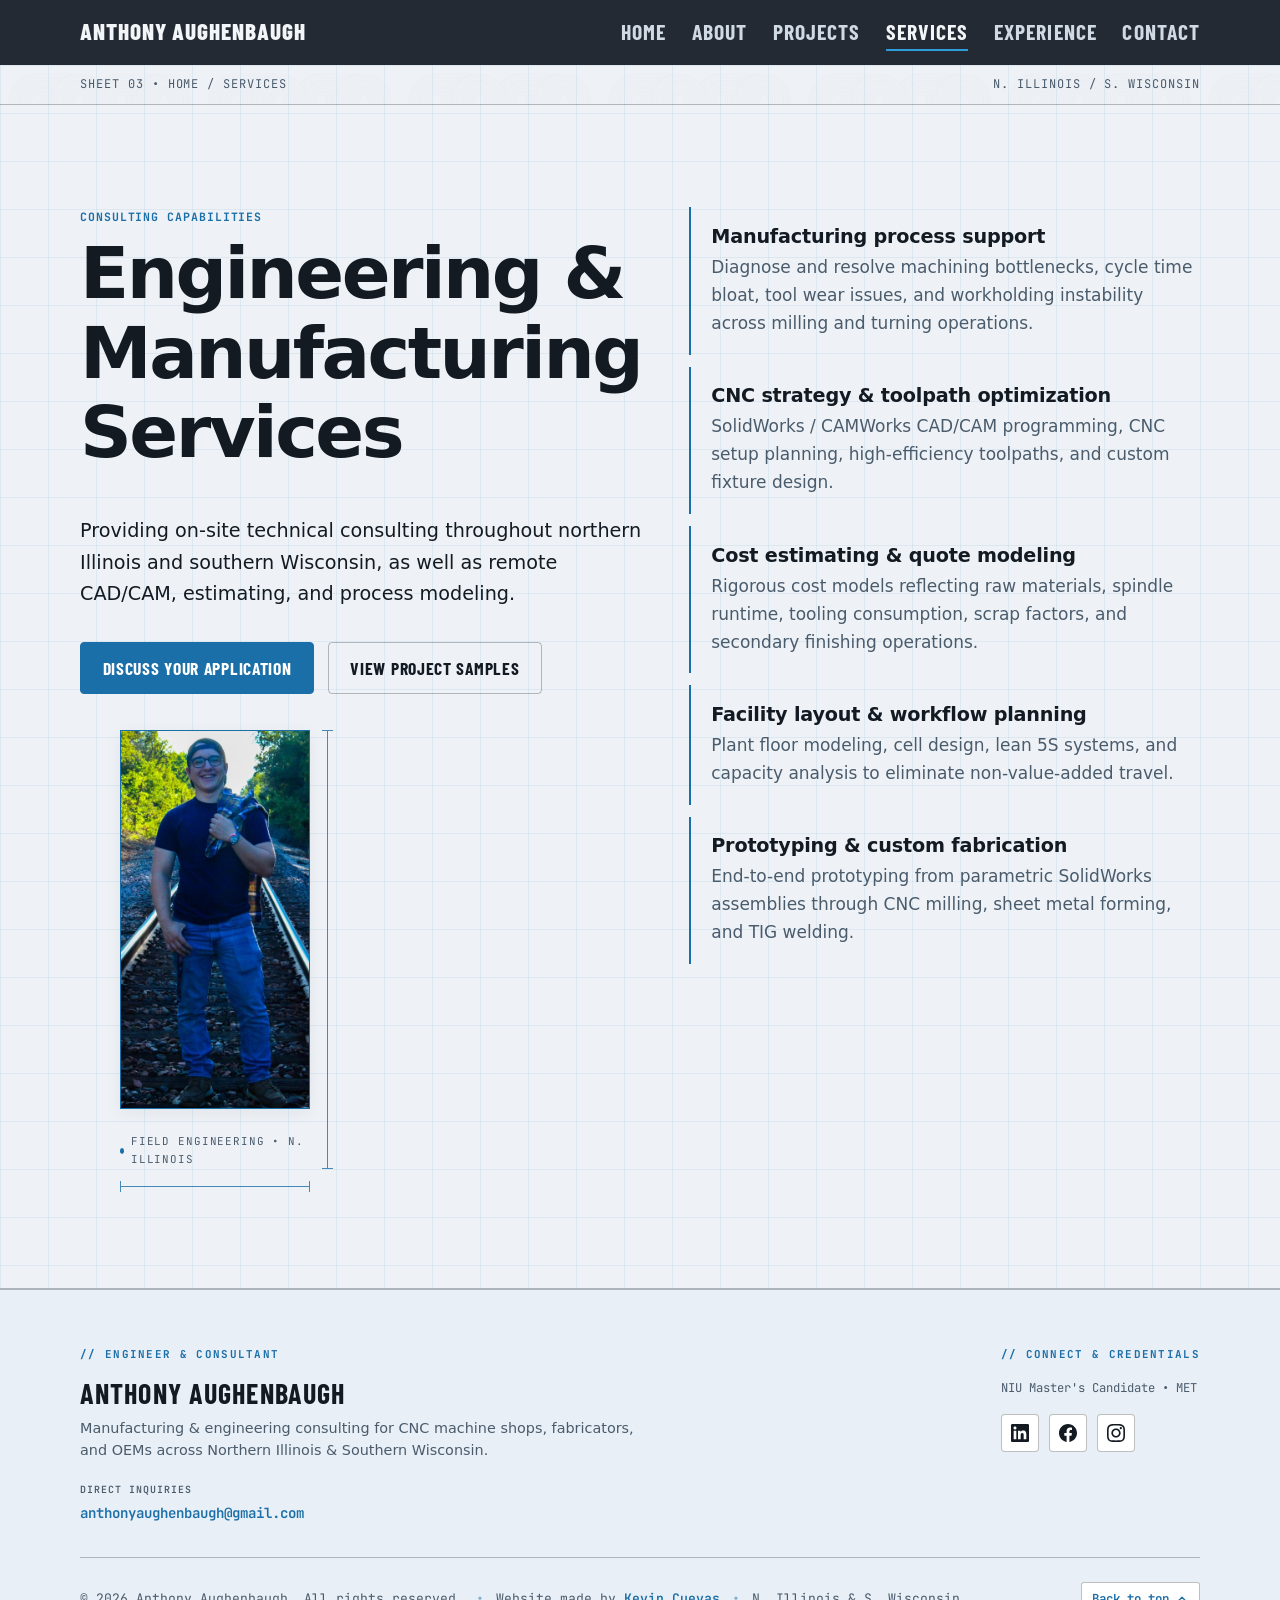
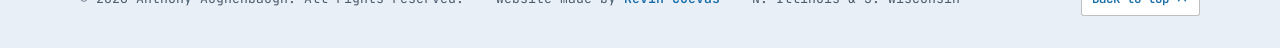
<file: services.html>
<!DOCTYPE html>
<html lang="en">
<head>
  <meta charset="utf-8">
  <meta name="viewport" content="width=device-width, initial-scale=1">
  <title>Services | Anthony Aughenbaugh — Manufacturing &amp; Engineering Consulting</title>
  <meta name="description" content="Consulting engineering services: manufacturing process support, CNC strategy, estimating, facility layouts, and technical leadership across Northern Illinois.">
  <link rel="canonical" href="https://anthonyaughenbaugh.com/services.html">
  <meta name="theme-color" content="#EEF2F6">
  <link rel="icon" type="image/svg+xml" href="favicon.svg">
  <link rel="alternate icon" href="favicon.ico">
  <link rel="apple-touch-icon" href="assets/apple-touch-icon.png">
  <link rel="preconnect" href="https://fonts.googleapis.com">
  <link rel="preconnect" href="https://fonts.gstatic.com" crossorigin>
  <link href="https://fonts.googleapis.com/css2?family=Barlow+Condensed:wght@600;700&family=JetBrains+Mono:wght@400;600&display=swap" rel="stylesheet">
  <link rel="stylesheet" href="styles.css">
  <script src="main.js" defer></script>
</head>
<body>
  <a class="skip-link" href="#main">Skip to content</a>

  <header class="site-header">
    <div class="wrap header-inner">
      <a class="brand" href="index.html">Anthony Aughenbaugh</a>
      <button class="nav-toggle" aria-expanded="false" aria-controls="site-nav" aria-label="Toggle navigation menu">
        <span class="nav-toggle-box" aria-hidden="true">
          <span class="nav-toggle-line"></span>
          <span class="nav-toggle-line"></span>
          <span class="nav-toggle-line"></span>
        </span>
      </button>
      <nav id="site-nav" class="site-nav" aria-label="Primary">
        <div class="site-nav-header">
          <span class="site-nav-label">Navigation</span>
        </div>
        <ul>
          <li><a href="index.html">Home</a></li>
          <li><a href="about.html">About</a></li>
          <li><a href="projects.html">Projects</a></li>
          <li><a href="services.html" aria-current="page">Services</a></li>
          <li><a href="experience.html">Experience</a></li>
          <li><a href="contact.html">Contact</a></li>
        </ul>
        <div class="site-nav-footer">
          <div class="site-nav-header">
            <span class="site-nav-label">Socials</span>
          </div>
          <div class="site-nav-socials" aria-label="Social media profiles">
            <a href="https://www.linkedin.com/in/anthony-aughenbaugh-09001525a/" target="_blank" rel="noopener noreferrer" class="social-icon-btn" aria-label="LinkedIn">
              <svg viewBox="0 0 24 24" width="18" height="18" fill="currentColor" aria-hidden="true">
                <path d="M20.447 20.452h-3.554v-5.569c0-1.328-.027-3.037-1.852-3.037-1.853 0-2.136 1.445-2.136 2.939v5.667H9.351V9h3.414v1.561h.046c.477-.9 1.637-1.85 3.37-1.85 3.601 0 4.267 2.37 4.267 5.455v6.286zM5.337 7.433c-1.144 0-2.063-.926-2.063-2.065 0-1.138.92-2.063 2.063-2.063 1.14 0 2.064.925 2.064 2.063 0 1.139-.925 2.065-2.064 2.065zm1.782 13.019H3.555V9h3.564v11.452zM22.225 0H1.771C.792 0 0 .774 0 1.729v20.542C0 23.227.792 24 1.771 24h20.451c.979 0 1.778-.773 1.778-1.729V1.73C24 .774 23.205 0 22.225 0z"/>
              </svg>
            </a>
            <a href="https://www.facebook.com/tony.aughenbaugh.7" target="_blank" rel="noopener noreferrer" class="social-icon-btn" aria-label="Facebook">
              <svg viewBox="0 0 24 24" width="18" height="18" fill="currentColor" aria-hidden="true">
                <path d="M24 12.073c0-6.627-5.373-12-12-12s-12 5.373-12 12c0 5.99 4.388 10.954 10.125 11.854v-8.385H7.078v-3.47h3.047V9.43c0-3.007 1.792-4.669 4.533-4.669 1.312 0 2.686.235 2.686.235v2.953H15.83c-1.491 0-1.956.925-1.956 1.874v2.25h3.328l-.532 3.47h-2.796v8.385C19.612 23.027 24 18.062 24 12.073z"/>
              </svg>
            </a>
            <a href="https://www.instagram.com/aughenbaughtony/" target="_blank" rel="noopener noreferrer" class="social-icon-btn" aria-label="Instagram">
              <svg viewBox="0 0 24 24" width="18" height="18" fill="currentColor" aria-hidden="true">
                <path d="M12 2.163c3.204 0 3.584.012 4.85.07 3.252.148 4.771 1.691 4.919 4.919.058 1.265.069 1.645.069 4.849 0 3.205-.012 3.584-.069 4.849-.149 3.225-1.664 4.771-4.919 4.919-1.266.058-1.644.07-4.85.07-3.204 0-3.584-.012-4.849-.07-3.26-.149-4.771-1.699-4.919-4.92-.058-1.265-.07-1.644-.07-4.849 0-3.204.013-3.583.07-4.849.149-3.227 1.664-4.771 4.919-4.919 1.266-.057 1.645-.069 4.849-.069zm0-2.163c-3.259 0-3.667.014-4.947.072-4.358.2-6.78 2.618-6.98 6.98-.059 1.281-.073 1.689-.073 4.948 0 3.259.014 3.668.072 4.948.2 4.358 2.618 6.78 6.98 6.98 1.281.058 1.689.072 4.948.072 3.259 0 3.668-.014 4.948-.072 4.354-.2 6.782-2.618 6.979-6.98.059-1.28.073-1.689.073-4.948 0-3.259-.014-3.667-.072-4.947-.196-4.354-2.617-6.78-6.979-6.98-1.281-.059-1.69-.073-4.949-.073zm0 5.838c-3.403 0-6.162 2.759-6.162 6.162s2.759 6.163 6.162 6.163 6.162-2.759 6.162-6.163c0-3.403-2.759-6.162-6.162-6.162zm0 10.162c-2.209 0-4-1.79-4-4 0-2.209 1.791-4 4-4s4 1.791 4 4c0 2.21-1.791 4-4 4zm6.406-11.845c-.796 0-1.441.645-1.441 1.44s.645 1.44 1.441 1.44c.795 0 1.439-.645 1.439-1.44s-.644-1.44-1.439-1.44z"/>
              </svg>
            </a>
          </div>
        </div>
      </nav>
    </div>
  </header>

  <main id="main" class="main-light">
    <div class="strip"><div class="wrap"><span>Sheet 03 &bull; <a href="index.html">Home</a> / Services</span><span>N. Illinois / S. Wisconsin</span></div></div>

    <section class="section">
      <div class="wrap split">
        <div>
          <p class="tag" style="margin-bottom: 0.5rem; font-family: var(--mono); color: var(--accent); font-weight: 700; text-transform: uppercase; font-size: 0.72rem; letter-spacing: 0.08em;">Consulting Capabilities</p>
          <h1>Engineering &amp; Manufacturing Services</h1>
          <p class="lead">Providing on-site technical consulting throughout northern Illinois and southern Wisconsin, as well as remote CAD/CAM, estimating, and process modeling.</p>
          <div class="cta-row" style="margin-top: 2rem;">
            <a class="btn" href="contact.html">Discuss your application</a>
            <a class="btn btn-ghost" href="projects.html">View project samples</a>
          </div>

          <!-- TRAIN TONY PHOTO (SECONDARY / EASILY REMOVABLE) -->
          <figure class="services-field-card" style="margin-top: 2.25rem; max-width: 190px; position: relative;">
            <img src="assets/photos/thumbs/traintony.jpeg" alt="Anthony Aughenbaugh on-site field engineering" width="449" height="900" style="width: 100%; height: auto; display: block; border: 1px solid var(--accent); box-shadow: 0 4px 16px rgba(19, 26, 34, 0.06);" loading="lazy" decoding="async">
            <span class="dim dim-h" aria-hidden="true"></span>
            <span class="dim dim-v" aria-hidden="true"></span>
            <figcaption style="font-family: var(--mono); font-size: 0.68rem; color: var(--text-2); margin-top: 1.5rem; letter-spacing: 0.08em; text-transform: uppercase; display: flex; align-items: center; gap: 0.4rem;">
              <span style="display: inline-block; width: 6px; height: 6px; border-radius: 50%; background: var(--accent);"></span>
              <span>Field Engineering &bull; N. Illinois</span>
            </figcaption>
          </figure>
        </div>
        <ul class="service-list">
          <li>
            <h3>Manufacturing process support</h3>
            <p>Diagnose and resolve machining bottlenecks, cycle time bloat, tool wear issues, and workholding instability across milling and turning operations.</p>
          </li>
          <li>
            <h3>CNC strategy &amp; toolpath optimization</h3>
            <p>SolidWorks / CAMWorks CAD/CAM programming, CNC setup planning, high-efficiency toolpaths, and custom fixture design.</p>
          </li>
          <li>
            <h3>Cost estimating &amp; quote modeling</h3>
            <p>Rigorous cost models reflecting raw materials, spindle runtime, tooling consumption, scrap factors, and secondary finishing operations.</p>
          </li>
          <li>
            <h3>Facility layout &amp; workflow planning</h3>
            <p>Plant floor modeling, cell design, lean 5S systems, and capacity analysis to eliminate non-value-added travel.</p>
          </li>
          <li>
            <h3>Prototyping &amp; custom fabrication</h3>
            <p>End-to-end prototyping from parametric SolidWorks assemblies through CNC milling, sheet metal forming, and TIG welding.</p>
          </li>
        </ul>
      </div>
    </section>
  </main>

  <footer class="site-footer">
    <div class="wrap">
      <div class="footer-tblock">
        <div class="footer-col footer-col-brand">
          <span class="footer-label">// ENGINEER &amp; CONSULTANT</span>
          <h3 class="footer-name">Anthony Aughenbaugh</h3>
          <p class="footer-bio">Manufacturing &amp; engineering consulting for CNC machine shops, fabricators, and OEMs across Northern Illinois &amp; Southern Wisconsin.</p>
          <div class="footer-contact-item">
            <span class="footer-contact-label">DIRECT INQUIRIES</span>
            <a href="mailto:anthonyaughenbaugh@gmail.com" class="footer-email-link">anthonyaughenbaugh@gmail.com</a>
          </div>
        </div>

        <div class="footer-col footer-col-connect">
          <span class="footer-label">// CONNECT &amp; CREDENTIALS</span>
          <p class="footer-region">NIU Master's Candidate &bull; MET</p>
          <div class="footer-socials" aria-label="Social media profiles">
            <a href="https://www.linkedin.com/in/anthony-aughenbaugh-09001525a/" target="_blank" rel="noopener noreferrer" class="social-icon-btn" aria-label="LinkedIn">
              <svg viewBox="0 0 24 24" width="18" height="18" fill="currentColor" aria-hidden="true">
                <path d="M20.447 20.452h-3.554v-5.569c0-1.328-.027-3.037-1.852-3.037-1.853 0-2.136 1.445-2.136 2.939v5.667H9.351V9h3.414v1.561h.046c.477-.9 1.637-1.85 3.37-1.85 3.601 0 4.267 2.37 4.267 5.455v6.286zM5.337 7.433c-1.144 0-2.063-.926-2.063-2.065 0-1.138.92-2.063 2.063-2.063 1.14 0 2.064.925 2.064 2.063 0 1.139-.925 2.065-2.064 2.065zm1.782 13.019H3.555V9h3.564v11.452zM22.225 0H1.771C.792 0 0 .774 0 1.729v20.542C0 23.227.792 24 1.771 24h20.451c.979 0 1.778-.773 1.778-1.729V1.73C24 .774 23.205 0 22.225 0z"/>
              </svg>
            </a>
            <a href="https://www.facebook.com/tony.aughenbaugh.7" target="_blank" rel="noopener noreferrer" class="social-icon-btn" aria-label="Facebook">
              <svg viewBox="0 0 24 24" width="18" height="18" fill="currentColor" aria-hidden="true">
                <path d="M24 12.073c0-6.627-5.373-12-12-12s-12 5.373-12 12c0 5.99 4.388 10.954 10.125 11.854v-8.385H7.078v-3.47h3.047V9.43c0-3.007 1.792-4.669 4.533-4.669 1.312 0 2.686.235 2.686.235v2.953H15.83c-1.491 0-1.956.925-1.956 1.874v2.25h3.328l-.532 3.47h-2.796v8.385C19.612 23.027 24 18.062 24 12.073z"/>
              </svg>
            </a>
            <a href="https://www.instagram.com/aughenbaughtony/" target="_blank" rel="noopener noreferrer" class="social-icon-btn" aria-label="Instagram">
              <svg viewBox="0 0 24 24" width="18" height="18" fill="currentColor" aria-hidden="true">
                <path d="M12 2.163c3.204 0 3.584.012 4.85.07 3.252.148 4.771 1.691 4.919 4.919.058 1.265.069 1.645.069 4.849 0 3.205-.012 3.584-.069 4.849-.149 3.225-1.664 4.771-4.919 4.919-1.266.058-1.644.07-4.85.07-3.204 0-3.584-.012-4.849-.07-3.26-.149-4.771-1.699-4.919-4.92-.058-1.265-.07-1.644-.07-4.849 0-3.204.013-3.583.07-4.849.149-3.227 1.664-4.771 4.919-4.919 1.266-.057 1.645-.069 4.849-.069zm0-2.163c-3.259 0-3.667.014-4.947.072-4.358.2-6.78 2.618-6.98 6.98-.059 1.281-.073 1.689-.073 4.948 0 3.259.014 3.668.072 4.948.2 4.358 2.618 6.78 6.98 6.98 1.281.058 1.689.072 4.948.072 3.259 0 3.668-.014 4.948-.072 4.354-.2 6.782-2.618 6.979-6.98.059-1.28.073-1.689.073-4.948 0-3.259-.014-3.667-.072-4.947-.196-4.354-2.617-6.78-6.979-6.98-1.281-.059-1.69-.073-4.949-.073zm0 5.838c-3.403 0-6.162 2.759-6.162 6.162s2.759 6.163 6.162 6.163 6.162-2.759 6.162-6.163c0-3.403-2.759-6.162-6.162-6.162zm0 10.162c-2.209 0-4-1.79-4-4 0-2.209 1.791-4 4-4s4 1.791 4 4c0 2.21-1.791 4-4 4zm6.406-11.845c-.796 0-1.441.645-1.441 1.44s.645 1.44 1.441 1.44c.795 0 1.439-.645 1.439-1.44s-.644-1.44-1.439-1.44z"/>
              </svg>
            </a>
          </div>
        </div>
      </div>

      <div class="footer-meta-strip">
        <div class="footer-meta-left">
          <span>&copy; <span id="year">2026</span> Anthony Aughenbaugh. All rights reserved.</span>
          <span class="footer-meta-divider" aria-hidden="true">&bull;</span>
          <span>Website made by <a href="https://kevincuevas.com" target="_blank" rel="noopener noreferrer">Kevin Cuevas</a></span>
          <span class="footer-meta-divider" aria-hidden="true">&bull;</span>
          <span>N. Illinois &amp; S. Wisconsin</span>
        </div>
        <div class="footer-meta-right">
          <a href="#main" class="footer-back-top" aria-label="Back to top of page">
            <span>Back to top</span>
            <svg viewBox="0 0 24 24" width="14" height="14" fill="none" stroke="currentColor" stroke-width="2.2" stroke-linecap="round" stroke-linejoin="round" aria-hidden="true"><path d="m18 15-6-6-6 6"/></svg>
          </a>
        </div>
      </div>
    </div>
  </footer>
</body>
</html>
</file>
<file: styles.css>
@import url('https://fonts.googleapis.com/css2?family=Barlow+Condensed:wght@600;700;800&family=JetBrains+Mono:wght@400;600;700&display=swap');

:root {
  --bg: #EEF2F6;
  --bg-alt: #E4ECF4;
  --surface: #DDE6EE;
  --accent: #1B6FA8;
  --accent-hover: #0F5A8A;
  --text: #131A22;
  --text-2: #4A5B6C;
  --line: rgba(19, 26, 34, 0.28);
  --warm: #1B6FA8;
  --warm-hover: #0F5A8A;
  --paper: #EEF2F6;
  --mono: "JetBrains Mono", ui-monospace, Menlo, Consolas, monospace;
  --disp: "Barlow Condensed", "Arial Narrow", system-ui, sans-serif;
  --font: system-ui, -apple-system, "Segoe UI", Roboto, "Helvetica Neue", Arial, sans-serif;
  --wrap: 1120px;
  --radius: 4px;
}

*,
*::before,
*::after {
  box-sizing: border-box;
}

html {
  scroll-behavior: smooth;
  scroll-padding-top: 5rem;
  overflow-x: hidden;
}

body {
  margin: 0;
  background: var(--paper);
  color: #131A22;
  font: 400 1.0625rem/1.65 var(--font);
  -webkit-font-smoothing: antialiased;
  /* clip (not hidden): hidden turns body into a scroll container, which breaks the sticky header */
  overflow-x: clip;
  max-width: 100vw;
}

img {
  max-width: 100%;
  height: auto;
  display: block;
}

a {
  color: var(--accent);
}

a:hover {
  color: var(--accent-hover);
}

:focus-visible {
  outline: 3px solid var(--accent-hover);
  outline-offset: 3px;
}

h1,
h2,
h3 {
  line-height: 1.1;
  margin: 0 0 .6em;
  letter-spacing: -0.02em;
}

h1 {
  font-size: clamp(2.4rem, 6vw, 4.5rem);
  font-weight: 800;
  letter-spacing: -0.035em;
}

h2 {
  font-size: clamp(1.75rem, 3.5vw, 2.5rem);
  font-weight: 750;
}

h3 {
  font-size: 1.2rem;
  font-weight: 650;
  letter-spacing: -0.01em;
  line-height: 1.25;
}

p {
  margin: 0 0 1em;
  max-width: 62ch;
  color: var(--text-2);
}

.lead {
  font-size: 1.2rem;
  color: var(--text);
}

.wrap {
  width: min(100% - 2.5rem, var(--wrap));
  margin-inline: auto;
}

.section {
  padding: clamp(3.5rem, 8vw, 6.5rem) 0;
}

.section-alt {
  background: var(--bg-alt);
  position: relative;
}

.section-alt::before {
  content: "";
  position: absolute;
  inset: 0;
  background: url('assets/floating-cogs.svg') repeat;
  background-size: 180px 180px;
  opacity: 0.025;
  pointer-events: none;
}

.split {
  display: grid;
  gap: 3rem;
  grid-template-columns: 1fr;
}

.grid {
  display: grid;
  gap: 1.25rem;
}

.grid-3 {
  grid-template-columns: repeat(auto-fit, minmax(260px, 1fr));
}

.section-head {
  display: flex;
  justify-content: space-between;
  align-items: baseline;
  gap: 1rem;
  flex-wrap: wrap;
}

.skip-link {
  position: absolute;
  left: -999px;
  top: 0;
  background: var(--accent);
  color: #fff;
  padding: .75rem 1rem;
  z-index: 100;
}

.skip-link:focus {
  left: 0;
}

/* Light "drafting paper" band: flips the tokens so every component adapts */
.section-light {
  --text: #131A22;
  --text-2: #4A5B6C;
  --accent: #1B6FA8;
  --accent-hover: #0F5A8A;
  --line: rgba(19, 26, 34, 0.28);
  --surface: #DDE6EE;
  --bg: var(--paper);
  background:
    linear-gradient(rgba(27, 111, 168, .08) 1px, transparent 1px) 0 0 / 48px 48px,
    linear-gradient(90deg, rgba(27, 111, 168, .08) 1px, transparent 1px) 0 0 / 48px 48px,
    var(--paper);
  color: var(--text);
}

.section-light .btn {
  color: #fff;
}

.section-light .btn:hover {
  color: #0B1118;
}

/* Light "drafting paper" full page theme (Home, Projects, About, Services, Experience) */
.main-light {
  --text: #131A22;
  --text-2: #4A5B6C;
  --accent: #1B6FA8;
  --accent-hover: #0F5A8A;
  --line: rgba(19, 26, 34, 0.28);
  --surface: #DDE6EE;
  --bg: var(--paper);
  --bg-alt: #E4ECF4;
  background:
    linear-gradient(rgba(27, 111, 168, 0.08) 1px, transparent 1px) 0 0 / 48px 48px,
    linear-gradient(90deg, rgba(27, 111, 168, 0.08) 1px, transparent 1px) 0 0 / 48px 48px,
    var(--paper);
  color: var(--text);
  min-height: calc(100vh - 4rem);
}

.main-light .section-alt {
  background: #E8EFF6;
}

.main-light .btn {
  background: var(--accent);
  border-color: var(--accent);
  color: #FFFFFF;
}

.main-light .btn:hover {
  background: var(--accent-hover);
  border-color: var(--accent-hover);
  color: #FFFFFF;
}

.main-light .btn-ghost {
  background: transparent;
  color: var(--text);
  border-color: var(--line);
}

.main-light .btn-ghost:hover {
  background: rgba(27, 111, 168, 0.08);
  color: var(--accent);
  border-color: var(--accent);
}

.main-light .ph {
  background: repeating-linear-gradient(135deg, #DCE6F0 0 14px, #C8D7E6 14px 28px);
  color: #131A22;
  border-color: var(--accent);
}

.main-light .facts div {
  border-bottom-color: var(--line);
}

.main-light .facts dt {
  color: var(--text-2);
}

.main-light .facts dd {
  color: var(--text);
}

.main-light .service-list li {
  border-left-color: var(--accent);
}

.main-light .service-list h3 {
  color: var(--text);
}

.main-light .service-list p {
  color: var(--text-2);
}

.main-light .steps li {
  border-top-color: var(--accent);
}

.main-light .steps li::before {
  color: var(--accent);
}

.main-light .steps h3 {
  color: var(--text);
}

.main-light .steps p {
  color: var(--text-2);
}

.main-light .strip {
  font-family: var(--mono);
  font-size: .75rem;
  letter-spacing: .08em;
  text-transform: uppercase;
  color: var(--text-2);
  padding: .6rem 0;
  border-bottom: 1px solid var(--line);
  background: transparent;
  position: relative;
}

.main-light .strip a,
.strip a {
  color: inherit;
  text-decoration: none;
  transition: color 0.15s ease;
}

.main-light .strip a:hover,
.strip a:hover {
  color: var(--accent);
  text-decoration: underline;
}

.main-light .strip::before {
  content: "";
  position: absolute;
  inset: 0;
  background: url('assets/Retro Line Patterns.svg') repeat;
  background-size: 200px 180px;
  opacity: 0.018;
  pointer-events: none;
}

.main-light .strip .wrap {
  display: flex;
  justify-content: space-between;
  gap: 1rem;
  flex-wrap: wrap;
}

/* Buttons */
.btn {
  display: inline-block;
  padding: .65rem 1.35rem;
  border: 1px solid var(--accent);
  background: var(--accent);
  color: #0B1118;
  font-weight: 700;
  text-decoration: none;
  border-radius: var(--radius);
  cursor: pointer;
  font-size: 1.1rem;
  font-family: var(--disp);
  text-transform: uppercase;
  letter-spacing: 0.04em;
  transition: background .2s, border-color .2s, color .2s;
}

.btn:hover {
  background: var(--warm);
  border-color: var(--warm);
  color: #0B1118;
}

.btn-ghost {
  background: transparent;
  color: var(--text);
}

.btn-ghost:hover {
  background: rgba(98, 183, 238, .12);
  color: var(--text);
}

.btn-small {
  padding: .35rem .95rem;
  font-size: 1rem;
}

.cta-row {
  display: flex;
  gap: .85rem;
  flex-wrap: wrap;
  margin-top: 2rem;
}

.text-link {
  font-weight: 600;
}

/* Header */
.site-header {
  --text: #F3F6F9;
  --text-2: #D0DAE4;
  --accent: #2D9CDB;
  --accent-hover: #62B7EE;
  --warm: #38BDF8;
  --warm-hover: #7DD3FC;
  --line: rgba(45, 156, 219, 0.35);
  --nav-ease: cubic-bezier(.2, .7, .2, 1);
  --nav-time: .3s;
  position: sticky;
  top: 0;
  z-index: 50;
  background: rgba(19, 26, 34, .92);
  -webkit-backdrop-filter: blur(8px);
  backdrop-filter: blur(8px);
  border-bottom: 1px solid transparent;
  transition: background-color var(--nav-time) ease, border-color var(--nav-time) ease,
    box-shadow var(--nav-time) ease, margin-bottom var(--nav-time) var(--nav-ease);
  padding-top: env(safe-area-inset-top, 0px);
}

.header-inner {
  display: flex;
  align-items: center;
  justify-content: space-between;
  min-height: 4rem;
  transition: min-height var(--nav-time) var(--nav-ease);
}

/* Compact state (class toggled by main.js once the page scrolls).
   The header shrinks by 1rem and gains 1rem of bottom margin on the same curve,
   so its total footprint never changes. Page content doesn't jump, and short
   pages can't flicker the state on and off. */
.site-header.scrolled {
  background: rgba(19, 26, 34, .97);
  -webkit-backdrop-filter: blur(14px) saturate(140%);
  backdrop-filter: blur(14px) saturate(140%);
  border-bottom-color: var(--line);
  box-shadow: 0 6px 20px rgba(8, 12, 17, .28);
  margin-bottom: 1rem;
}

.site-header.scrolled .header-inner {
  min-height: 3rem;
}

.site-header.scrolled .brand {
  font-size: 1.2rem;
}

.brand {
  color: var(--text);
  font-family: var(--disp);
  font-size: 1.45rem;
  font-weight: 800;
  letter-spacing: 0.04em;
  text-transform: uppercase;
  text-decoration: none;
  line-height: 1;
  display: inline-flex;
  align-items: center;
  transition: font-size var(--nav-time, .3s) var(--nav-ease, ease);
}

.site-nav ul {
  display: flex;
  align-items: center;
  gap: 1.6rem;
  list-style: none;
  margin: 0;
  padding: 0;
  transition: gap var(--nav-time, .3s) var(--nav-ease, ease);
}

.site-nav ul a:not(.btn) {
  color: var(--text-2);
  text-decoration: none;
  font-family: var(--disp);
  font-size: 1.35rem;
  font-weight: 700;
  letter-spacing: 0.05em;
  text-transform: uppercase;
  padding: .3rem 0;
  border-bottom: 2px solid transparent;
  transition: color .2s, border-color .2s, font-size var(--nav-time, .3s) var(--nav-ease, ease);
}

@media (min-width: 861px) {
  .site-header.scrolled .site-nav ul {
    gap: 1.35rem;
  }

  .site-header.scrolled .site-nav ul a:not(.btn) {
    font-size: 1.15rem;
  }
}

.site-nav ul a:not(.btn):hover {
  color: var(--text);
  border-bottom-color: var(--warm);
}

.site-nav ul a[aria-current="page"] {
  color: var(--text);
  border-bottom-color: var(--accent);
}

/* Hamburger: square outline button, staggered lines, morphs to an X */
.nav-toggle {
  display: none;
  background: transparent;
  border: 1px solid var(--line);
  color: var(--text);
  width: 44px;
  height: 44px;
  border-radius: var(--radius);
  padding: 0;
  cursor: pointer;
  position: relative;
  z-index: 1001;
  align-items: center;
  justify-content: center;
  flex-shrink: 0;
  -webkit-tap-highlight-color: transparent;
  transition: background-color .25s ease, border-color .25s ease, box-shadow .25s ease;
}

.nav-toggle:hover {
  background: rgba(56, 189, 248, 0.1);
  border-color: var(--warm);
}

.nav-toggle.open,
.nav-toggle[aria-expanded="true"] {
  background: var(--warm);
  border-color: var(--warm);
  box-shadow: 0 4px 16px rgba(56, 189, 248, 0.45);
}

.nav-toggle-box {
  width: 22px;
  height: 14px;
  position: relative;
  display: block;
}

.nav-toggle-line {
  position: absolute;
  right: 0;
  width: 100%;
  height: 2px;
  background-color: var(--text);
  border-radius: 1px;
  transition: transform .3s cubic-bezier(.16, 1, .3, 1), width .25s ease, opacity .2s ease, background-color .25s ease;
}

.nav-toggle-line:nth-child(1) {
  top: 0;
}

.nav-toggle-line:nth-child(2) {
  top: 6px;
  width: 62%;
}

.nav-toggle-line:nth-child(3) {
  top: 12px;
}

/* Middle line grows to full width on hover */
.nav-toggle:hover .nav-toggle-line:nth-child(2) {
  width: 100%;
}

/* Open: lines turn dark for contrast on the cyan fill and form an X */
.nav-toggle.open .nav-toggle-line,
.nav-toggle[aria-expanded="true"] .nav-toggle-line {
  background-color: #0B1118;
}

.nav-toggle.open .nav-toggle-line:nth-child(1),
.nav-toggle[aria-expanded="true"] .nav-toggle-line:nth-child(1) {
  transform: translateY(6px) rotate(45deg);
}

.nav-toggle.open .nav-toggle-line:nth-child(2),
.nav-toggle[aria-expanded="true"] .nav-toggle-line:nth-child(2) {
  opacity: 0;
  transform: scaleX(0);
}

.nav-toggle.open .nav-toggle-line:nth-child(3),
.nav-toggle[aria-expanded="true"] .nav-toggle-line:nth-child(3) {
  transform: translateY(-6px) rotate(-45deg);
}

/* Desktop default: hide drawer header/footer */
.site-nav-header,
.site-nav-footer {
  display: none;
}

/* Hero: blueprint grid with dimension lines on the portrait */
.hero {
  padding: clamp(3rem, 8vw, 6rem) 0;
  background:
    linear-gradient(rgba(45, 156, 219, .07) 1px, transparent 1px) 0 0 / 48px 48px,
    linear-gradient(90deg, rgba(45, 156, 219, .07) 1px, transparent 1px) 0 0 / 48px 48px,
    var(--bg);
}

.hero-grid {
  display: grid;
  gap: 3rem;
  align-items: center;
  grid-template-columns: 1fr;
}

.hero-photo {
  position: relative;
  margin: 0;
  max-width: 380px;
  justify-self: center;
  align-self: start;
  width: 100%;
  height: fit-content;
}

.hero-photo .ph,
.hero-photo img {
  border: 1px solid var(--accent);
  display: block;
}

.dim {
  position: absolute;
  background: var(--accent);
  opacity: .8;
}

.dim-h {
  left: 0;
  right: 0;
  bottom: -18px;
  height: 1px;
}

.dim-h::before,
.dim-h::after,
.dim-v::before,
.dim-v::after {
  content: "";
  position: absolute;
  background: var(--accent);
}

.dim-h::before,
.dim-h::after {
  width: 1px;
  height: 11px;
  top: -5px;
}

.dim-h::before {
  left: 0;
}

.dim-h::after {
  right: 0;
}

.dim-v {
  top: 0;
  bottom: 0;
  right: -18px;
  width: 1px;
}

.dim-v::before,
.dim-v::after {
  height: 1px;
  width: 11px;
  left: -5px;
}

.dim-v::before {
  top: 0;
}

.dim-v::after {
  bottom: 0;
}

/* Image placeholders */
.ph {
  display: grid;
  place-items: center;
  text-align: center;
  color: var(--text-2);
  background: repeating-linear-gradient(135deg, var(--surface) 0 14px, #2b3a4b 14px 28px);
}

.ph small {
  opacity: .8;
}

.ph-portrait {
  aspect-ratio: 4 / 5;
}

.ph-wide {
  aspect-ratio: 16 / 10;
}

/* Cards */
.card,
.project-card {
  background: var(--surface);
  border: 1px solid var(--line);
  border-radius: var(--radius);
}

.card {
  padding: 1.75rem;
}

.card p {
  margin: 0;
}

.project-card {
  overflow: hidden;
  display: flex;
  flex-direction: column;
}

.project-body {
  padding: 1.4rem 1.5rem 1.6rem;
}

.project-body p:last-child {
  margin: 0;
}

.project-body h3 a {
  color: var(--text);
  text-decoration: none;
}

.project-body h3 a:hover {
  color: var(--warm-hover);
}

.project-body h3 a::after {
  content: "";
  position: absolute;
  inset: 0;
}

/* whole card clickable */
.project-card {
  position: relative;
}

.project-card:focus-within {
  outline: 3px solid var(--accent-hover);
  outline-offset: 3px;
}

.tag {
  font-size: .875rem;
  color: var(--accent-hover);
  font-weight: 600;
  margin-bottom: .4rem;
}

/* ==========================================================================
   Title Block Style Gallery (Drawing Directory)
   ========================================================================== */
.gallery-section {
  padding: 2.5rem 0 5rem;
}

.gallery-sheet {
  border: 2px solid var(--text);
  background: #FFFFFF;
  font-family: var(--mono);
  box-shadow: 0 8px 30px rgba(19, 26, 34, 0.08);
}

.gallery-tblock-header {
  display: grid;
  grid-template-columns: minmax(220px, 300px) 1fr;
  border-bottom: 2px solid var(--text);
  background: #F4F7FA;
}

.gallery-tblock-title {
  padding: 1.1rem 1.4rem;
  border-right: 2px solid var(--text);
  display: flex;
  flex-direction: column;
  justify-content: center;
}

.gallery-tblock-title small {
  display: block;
  font-family: var(--mono);
  font-size: 0.68rem;
  text-transform: uppercase;
  letter-spacing: 0.12em;
  color: var(--accent);
  margin-bottom: 0.25rem;
  font-weight: 700;
}

.gallery-tblock-title strong {
  font-family: var(--disp);
  font-size: clamp(2.4rem, 4.5vw, 3.6rem);
  text-transform: uppercase;
  letter-spacing: 0.04em;
  line-height: 0.95;
  color: var(--text);
  display: block;
}

/* Filter Cells replacing static metadata cells */
.gallery-tblock-filters {
  display: grid;
  grid-template-columns: repeat(3, 1fr);
  background: #F4F7FA;
}

.filter-cell {
  background: #FFFFFF;
  color: var(--text);
  border: 1px solid var(--line);
  margin: -1px 0 0 -1px;
  padding: 0.75rem 1.1rem;
  text-align: left;
  cursor: pointer;
  display: flex;
  flex-direction: column;
  justify-content: center;
  transition: background-color 0.2s ease, color 0.2s ease, border-color 0.2s ease;
  font-family: inherit;
  -webkit-appearance: none;
  appearance: none;
  position: relative;
}

.filter-cell small {
  display: block;
  font-family: var(--mono);
  font-size: 0.62rem;
  text-transform: uppercase;
  letter-spacing: 0.1em;
  color: var(--accent);
  margin-bottom: 0.2rem;
  font-weight: 700;
  transition: color 0.2s ease;
}

.filter-cell span {
  font-family: var(--disp);
  font-size: clamp(1rem, 1.25vw, 1.18rem);
  text-transform: uppercase;
  letter-spacing: 0.03em;
  color: var(--text);
  font-weight: 700;
  display: flex;
  align-items: baseline;
  justify-content: space-between;
  gap: 0.4rem;
  line-height: 1.15;
  transition: color 0.2s ease;
}

.filter-cell .cell-count {
  font-family: var(--mono);
  font-size: 0.78rem;
  font-weight: 600;
  color: var(--text-2);
  transition: color 0.2s ease;
}

.filter-cell:hover {
  background: rgba(45, 156, 219, 0.1);
  border-color: var(--accent);
  z-index: 2;
}

.filter-cell.active {
  background: var(--accent);
  color: #FFFFFF;
  border-color: var(--accent);
  z-index: 3;
}

.filter-cell.active small {
  color: #E0F2FE;
}

.filter-cell.active span {
  color: #FFFFFF;
}

.filter-cell.active .cell-count {
  color: #E0F2FE;
}

/* Gallery Grid: 2 columns on desktop */
/* Gallery Grid: 3 columns on desktop, stacked image on top & description underneath */
.gallery-tblock-grid {
  display: grid;
  grid-template-columns: repeat(3, 1fr);
  background: #FFFFFF;
}

.gallery-card {
  display: flex;
  flex-direction: column;
  border: 1px solid var(--line);
  margin: -1px 0 0 -1px;
  background: #FFFFFF;
  text-decoration: none;
  transition: background-color 0.2s ease, border-color 0.2s ease, box-shadow 0.2s ease;
  position: relative;
  contain: layout style;
}

.gallery-card:hover {
  background: rgba(45, 156, 219, 0.04);
  border-color: var(--accent);
  z-index: 2;
  box-shadow: 0 6px 18px rgba(19, 26, 34, 0.06);
}

.gallery-card-trigger {
  display: flex;
  flex-direction: column;
  width: 100%;
  height: 100%;
  background: transparent;
  border: none;
  padding: 0;
  margin: 0;
  cursor: pointer;
  text-align: left;
  color: inherit;
  font: inherit;
  position: relative;
}

.gallery-card-trigger:focus-visible {
  outline: 3px solid var(--accent);
  outline-offset: -3px;
  z-index: 3;
}

.gallery-img-box {
  position: relative;
  border-bottom: 1px solid var(--line);
  overflow: hidden;
  aspect-ratio: 4 / 3;
  background: #E8EFF6;
  width: 100%;
}

.gallery-img {
  width: 100%;
  height: 100%;
  object-fit: cover;
  object-position: center;
  display: block;
  transform: translateZ(0);
  will-change: transform;
  transition: transform 0.3s cubic-bezier(0.2, 0, 0.2, 1);
}

.gallery-card:hover .gallery-img,
.gallery-card-trigger:focus-visible .gallery-img {
  transform: scale(1.04) translateZ(0);
}

.gallery-zoom-hint {
  position: absolute;
  bottom: 10px;
  right: 10px;
  display: inline-flex;
  align-items: center;
  gap: 0.35rem;
  padding: 0.25rem 0.5rem;
  background: rgba(11, 17, 24, 0.94);
  color: #FFFFFF;
  border: 1px solid rgba(45, 156, 219, 0.5);
  border-radius: 3px;
  font-family: var(--mono);
  font-size: 0.62rem;
  font-weight: 700;
  letter-spacing: 0.08em;
  opacity: 0;
  transform: translateY(4px);
  transition: opacity 0.2s ease, transform 0.2s ease, border-color 0.2s ease;
  pointer-events: none;
}

.gallery-card:hover .gallery-zoom-hint,
.gallery-card-trigger:focus-visible .gallery-zoom-hint {
  opacity: 1;
  transform: translateY(0);
  border-color: var(--accent);
}

/* Compact descriptor cells placed cleanly under each image */
.gallery-desc-cell {
  padding: 0.85rem 1rem 1rem;
  display: flex;
  flex-direction: column;
  justify-content: flex-start;
  background: #FFFFFF;
  flex-grow: 1;
}

.gallery-cat {
  display: block;
  font-family: var(--mono);
  font-size: 0.62rem;
  text-transform: uppercase;
  letter-spacing: 0.1em;
  color: var(--accent);
  font-weight: 700;
  margin-bottom: 0.25rem;
}

.gallery-desc-cell .gallery-title {
  font-family: var(--disp);
  font-size: 1.02rem;
  text-transform: uppercase;
  letter-spacing: 0.02em;
  line-height: 1.2;
  color: var(--text);
  margin: 0 0 0.25rem 0;
  font-weight: 700;
  transition: color 0.2s ease;
}

.gallery-card:hover .gallery-title {
  color: var(--accent);
}

.gallery-desc-cell .gallery-tag {
  font-family: var(--mono);
  font-size: 0.74rem;
  color: var(--text-2);
  letter-spacing: 0.01em;
  margin: 0;
  line-height: 1.35;
}

/* Lightbox Modal */
.gallery-lightbox {
  position: fixed;
  inset: 0;
  z-index: 9999;
  display: flex;
  align-items: center;
  justify-content: center;
  padding: 1.5rem;
  opacity: 0;
  visibility: hidden;
  transition: opacity 0.25s ease, visibility 0.25s ease;
}

.gallery-lightbox.active {
  opacity: 1;
  visibility: visible;
}

body.lightbox-open {
  overflow: hidden !important;
}

.lightbox-overlay {
  position: absolute;
  inset: 0;
  background: rgba(8, 12, 17, 0.92);
  backdrop-filter: blur(8px);
}

.lightbox-container {
  position: relative;
  z-index: 2;
  width: 100%;
  max-width: 1050px;
  background: #0E141D;
  border: 2px solid rgba(45, 156, 219, 0.4);
  box-shadow: 0 20px 60px rgba(0, 0, 0, 0.75);
  display: flex;
  flex-direction: column;
  border-radius: 4px;
  overflow: hidden;
}

.lightbox-bar {
  display: flex;
  align-items: center;
  justify-content: space-between;
  padding: 0.65rem 1.25rem;
  background: #131A22;
  border-bottom: 1px solid rgba(255, 255, 255, 0.1);
  font-family: var(--mono);
}

.lightbox-meta {
  display: flex;
  align-items: center;
  gap: 0.85rem;
}

.lightbox-count {
  font-size: 0.72rem;
  font-weight: 700;
  color: #38BDF8;
  background: rgba(56, 189, 248, 0.12);
  border: 1px solid rgba(56, 189, 248, 0.3);
  padding: 0.2rem 0.5rem;
  border-radius: 2px;
  letter-spacing: 0.08em;
}

.lightbox-cat {
  font-size: 0.72rem;
  color: #94A3B8;
  text-transform: uppercase;
  letter-spacing: 0.1em;
  font-weight: 600;
}

.lightbox-close-btn {
  background: transparent;
  border: 1px solid rgba(255, 255, 255, 0.15);
  color: #FFFFFF;
  cursor: pointer;
  width: 34px;
  height: 34px;
  border-radius: 4px;
  display: flex;
  align-items: center;
  justify-content: center;
  transition: all 0.2s ease;
}

.lightbox-close-btn:hover {
  background: rgba(239, 68, 68, 0.2);
  border-color: #EF4444;
  color: #EF4444;
}

.lightbox-viewport {
  position: relative;
  display: flex;
  align-items: center;
  justify-content: center;
  background: #080C11;
  min-height: 280px;
  max-height: 68vh;
  overflow: hidden;
}

.lightbox-img-wrap {
  width: 100%;
  height: 100%;
  max-height: 68vh;
  display: flex;
  align-items: center;
  justify-content: center;
  padding: 1rem;
  box-sizing: border-box;
}

.lightbox-img {
  max-width: 100%;
  max-height: 64vh;
  object-fit: contain;
  display: block;
  box-shadow: 0 4px 20px rgba(0, 0, 0, 0.5);
}

.lightbox-nav-btn {
  position: absolute;
  top: 50%;
  transform: translateY(-50%);
  background: rgba(19, 26, 34, 0.85);
  border: 1px solid rgba(255, 255, 255, 0.15);
  color: #FFFFFF;
  width: 44px;
  height: 52px;
  display: flex;
  align-items: center;
  justify-content: center;
  cursor: pointer;
  transition: all 0.2s ease;
  z-index: 3;
}

.lightbox-nav-btn:hover {
  background: var(--accent);
  border-color: var(--accent);
  color: #FFFFFF;
}

.lightbox-nav-btn.prev {
  left: 12px;
  border-radius: 0 4px 4px 0;
}

.lightbox-nav-btn.next {
  right: 12px;
  border-radius: 4px 0 0 4px;
}

.lightbox-footer {
  padding: 0.85rem 1.4rem;
  background: #131A22;
  border-top: 1px solid rgba(255, 255, 255, 0.1);
  font-family: var(--mono);
}

.lightbox-title {
  font-family: var(--disp);
  font-size: 1.2rem;
  text-transform: uppercase;
  letter-spacing: 0.03em;
  color: #FFFFFF;
  margin: 0 0 0.2rem 0;
}

.lightbox-desc {
  font-size: 0.82rem;
  color: #94A3B8;
  margin: 0;
  line-height: 1.4;
}

@media (max-width: 960px) {
  .gallery-tblock-header {
    grid-template-columns: 1fr;
  }

  .gallery-tblock-title {
    border-right: none;
    border-bottom: 2px solid var(--text);
  }

  .gallery-tblock-filters {
    grid-template-columns: repeat(2, 1fr);
  }

  .gallery-tblock-grid {
    grid-template-columns: repeat(2, 1fr);
  }
}

@media (max-width: 640px) {
  .gallery-tblock-filters {
    grid-template-columns: 1fr;
  }

  .gallery-tblock-grid {
    grid-template-columns: 1fr;
  }

  .gallery-lightbox {
    padding: 0.5rem;
  }

  .lightbox-nav-btn {
    width: 38px;
    height: 44px;
  }

  .lightbox-nav-btn.prev {
    left: 4px;
  }

  .lightbox-nav-btn.next {
    right: 4px;
  }

  .lightbox-title {
    font-size: 1.05rem;
  }

  .lightbox-viewport {
    max-height: 55vh;
  }

  .lightbox-img {
    max-height: 52vh;
  }
}

.filter-btn:hover {
  background: var(--warm);
  color: #0B1118;
  border-color: var(--warm);
}

.filter-btn.active {
  background: var(--accent);
  color: #0B1118;
  border-color: var(--accent);
}

/* Services */
.service-list {
  list-style: none;
  margin: 0;
  padding: 0;
}

.service-list li {
  padding: 1.1rem 0 1.1rem 1.25rem;
  border-left: 2px solid var(--accent);
  margin-bottom: .75rem;
}

.service-list h3 {
  margin-bottom: .25rem;
}

.service-list p {
  margin: 0;
}

/* Process steps (an actual sequence, so numbered) */
.steps {
  list-style: none;
  counter-reset: step;
  margin: 2rem 0 0;
  padding: 0;
  display: grid;
  gap: 1.25rem;
  grid-template-columns: repeat(auto-fit, minmax(230px, 1fr));
}

.steps li {
  counter-increment: step;
  padding-top: 1rem;
  border-top: 2px solid var(--accent);
}

.steps li::before {
  content: counter(step);
  display: block;
  font-size: 2.25rem;
  font-weight: 800;
  color: var(--accent);
  line-height: 1;
  margin-bottom: .6rem;
}

.steps p {
  margin: 0;
}

/* Facts list */
.facts {
  margin: 0;
}

.facts div {
  padding: 1rem 0;
  border-bottom: 1px solid var(--line);
}

.facts dt {
  color: var(--text-2);
  font-size: .95rem;
}

.facts dd {
  margin: .15rem 0 0;
  font-weight: 600;
}

.todo {
  color: #f2c94c;
  font-weight: 400;
  font-size: .9rem;
}

.note {
  margin-top: 2rem;
}

.meta {
  color: var(--text-2);
}

/* Form */
.form {
  display: grid;
  gap: 1.1rem;
}

.field label {
  display: block;
  font-weight: 600;
  margin-bottom: .35rem;
}

.field input,
.field textarea {
  width: 100%;
  padding: .75rem .9rem;
  background: var(--bg);
  color: var(--text);
  border: 1px solid var(--line);
  border-radius: var(--radius);
  font: inherit;
}

.field input:focus,
.field textarea:focus {
  border-color: var(--accent-hover);
  outline: 2px solid var(--accent-hover);
  outline-offset: 1px;
}

.field [aria-invalid="true"] {
  border-color: #ff8a80;
}

.hp {
  position: absolute;
  left: -9999px;
}

.form button {
  justify-self: start;
}

.form-status {
  margin: 0;
  min-height: 1.5em;
}

.form-status.ok {
  color: #6fcf97;
}

.form-status.err {
  color: #ff8a80;
}

/* Contact Page Layout, Socials & Region Map */
.contact-title {
  font-family: var(--disp);
  font-size: clamp(2.4rem, 5.5vw, 3.8rem);
  font-weight: 800;
  letter-spacing: 0.04em;
  text-transform: uppercase;
  line-height: 1.05;
  color: var(--text);
  margin: 0 0 1.35rem;
}

.contact-card {
  background: #FFFFFF;
  border: 1px solid var(--line);
  padding: 1.25rem 1.4rem;
  margin-bottom: 1.35rem;
  box-shadow: 0 2px 6px rgba(19, 26, 34, 0.04);
}

.contact-item {
  display: flex;
  align-items: flex-start;
  gap: 0.85rem;
  padding: 0.75rem 0;
  border-bottom: 1px solid rgba(19, 26, 34, 0.08);
}

.contact-item:first-child {
  padding-top: 0;
}

.contact-item:last-child {
  border-bottom: none;
  padding-bottom: 0;
}

.contact-item-icon {
  width: 34px;
  height: 34px;
  display: flex;
  align-items: center;
  justify-content: center;
  background: rgba(27, 111, 168, 0.08);
  border: 1px solid rgba(27, 111, 168, 0.22);
  border-radius: 4px;
  color: var(--accent);
  flex-shrink: 0;
  margin-top: 2px;
}

.contact-item-content {
  display: flex;
  flex-direction: column;
  gap: 0.15rem;
  min-width: 0;
}

.contact-item-label {
  font-family: var(--mono);
  font-size: 0.68rem;
  font-weight: 700;
  text-transform: uppercase;
  letter-spacing: 0.1em;
  color: var(--accent);
}

.contact-item-val {
  font-size: 0.95rem;
  font-weight: 600;
  color: var(--text);
}

.contact-email-val {
  font-family: var(--mono);
  font-size: 0.9rem;
  font-weight: 600;
  color: var(--accent);
  text-decoration: none;
  word-break: break-all;
  transition: color 0.2s ease;
}

.contact-email-val:hover {
  color: var(--accent-hover);
  text-decoration: underline;
}

.contact-item-sub {
  font-size: 0.78rem;
  color: var(--text-2);
  line-height: 1.4;
  margin-top: 0.1rem;
}

.contact-socials-block {
  margin-bottom: 1.5rem;
}

.contact-section-label {
  font-family: var(--mono);
  font-size: 0.7rem;
  font-weight: 700;
  letter-spacing: 0.1em;
  text-transform: uppercase;
  color: var(--text-2);
  display: block;
  margin-bottom: 0.6rem;
}

.contact-socials-row {
  display: flex;
  align-items: center;
  gap: 0.65rem;
  flex-wrap: wrap;
}

.contact-social-btn {
  display: inline-flex;
  align-items: center;
  gap: 0.5rem;
  padding: 0.55rem 0.95rem;
  background: #FFFFFF;
  border: 1px solid var(--line);
  color: var(--text);
  font-family: var(--mono);
  font-size: 0.78rem;
  font-weight: 600;
  text-decoration: none;
  border-radius: 4px;
  transition: background-color 0.2s ease, border-color 0.2s ease, color 0.2s ease, transform 0.15s ease;
}

.contact-social-btn svg {
  color: var(--accent);
  flex-shrink: 0;
  transition: color 0.2s ease;
}

.contact-social-btn:hover {
  background: #E8EFF6;
  border-color: var(--accent);
  color: var(--accent);
  transform: translateY(-1px);
}

.contact-social-btn:hover svg {
  color: var(--accent-hover);
}

/* Technical Region Map Card */
.contact-map-card {
  background: #FFFFFF;
  border: 1px solid var(--line);
  border-radius: 2px;
  overflow: hidden;
  box-shadow: 0 4px 12px rgba(19, 26, 34, 0.05);
}

.contact-map-header {
  display: flex;
  justify-content: space-between;
  align-items: center;
  padding: 0.65rem 0.9rem;
  background: #E8EFF6;
  border-bottom: 1px solid var(--line);
  font-family: var(--mono);
  font-size: 0.68rem;
}

.contact-map-tag {
  font-weight: 700;
  letter-spacing: 0.08em;
  text-transform: uppercase;
  color: var(--accent);
}

.contact-map-coords {
  color: var(--text-2);
  font-size: 0.65rem;
}

.contact-map-graphic {
  background: var(--paper);
  padding: 0.35rem;
  display: block;
}

.contact-map-graphic svg {
  display: block;
  width: 100%;
  height: auto;
}

.contact-map-footer {
  padding: 0.6rem 0.9rem;
  background: #F8FAFC;
  border-top: 1px solid var(--line);
  font-family: var(--mono);
  font-size: 0.68rem;
  color: var(--text-2);
  line-height: 1.4;
}

.contact-form-card {
  background: #FFFFFF;
  border: 1px solid var(--line);
  padding: 2rem;
  box-shadow: 0 4px 16px rgba(19, 26, 34, 0.04);
}

@media (min-width: 860px) {
  .contact-split {
    grid-template-columns: 1.15fr 1fr;
    align-items: start;
    gap: 3.5rem;
  }
}

/* Multi-column Blueprint Title Block Footer */
.site-footer {
  border-top: 2px solid var(--line);
  padding: 3.5rem 0 2rem;
  background: #E8EFF6;
  color: var(--text);
  position: relative;
}

.footer-tblock {
  display: flex;
  justify-content: space-between;
  align-items: flex-start;
  gap: 3rem;
  padding-bottom: 2rem;
  border-bottom: 1px solid var(--line);
  flex-wrap: wrap;
}

.footer-col-brand {
  max-width: 580px;
  flex: 1 1 340px;
}

.footer-col-connect {
  flex: 0 0 auto;
}

.footer-col {
  display: flex;
  flex-direction: column;
}

.footer-label {
  font-family: var(--mono);
  font-size: 0.68rem;
  font-weight: 700;
  letter-spacing: 0.12em;
  color: var(--accent);
  margin-bottom: 0.9rem;
  display: block;
}

.footer-name {
  font-family: var(--disp);
  font-size: 1.75rem;
  font-weight: 700;
  letter-spacing: 0.04em;
  text-transform: uppercase;
  margin: 0 0 0.5rem;
  color: var(--text);
  line-height: 1.1;
}

.footer-bio {
  font-size: 0.9rem;
  color: var(--text-2);
  line-height: 1.55;
  margin: 0 0 1.25rem;
}

.footer-contact-item {
  margin-top: auto;
  display: flex;
  flex-direction: column;
  gap: 0.25rem;
}

.footer-contact-label {
  font-family: var(--mono);
  font-size: 0.62rem;
  letter-spacing: 0.1em;
  color: var(--text-2);
  font-weight: 600;
}

.footer-email-link {
  font-family: var(--mono);
  font-size: 0.88rem;
  color: var(--accent);
  text-decoration: none;
  font-weight: 600;
  transition: color 0.2s ease;
}

.footer-email-link:hover {
  color: var(--accent-hover);
  text-decoration: underline;
}

.footer-links {
  list-style: none;
  padding: 0;
  margin: 0;
  display: flex;
  flex-direction: column;
  gap: 0.55rem;
}

.footer-links li a {
  color: var(--text);
  text-decoration: none;
  font-size: 0.92rem;
  display: flex;
  align-items: baseline;
  gap: 0.5rem;
  transition: color 0.18s ease, transform 0.18s ease;
}

.footer-links li a small {
  font-family: var(--mono);
  font-size: 0.68rem;
  color: var(--accent);
  font-weight: 600;
}

.footer-links li a:hover {
  color: var(--accent);
  transform: translateX(3px);
}

.footer-caps li {
  font-size: 0.88rem;
  color: var(--text-2);
  display: flex;
  align-items: center;
  gap: 0.45rem;
}

.footer-caps li::before {
  content: "";
  display: inline-block;
  width: 5px;
  height: 5px;
  background: var(--accent);
  border-radius: 1px;
  flex-shrink: 0;
}

.footer-region {
  font-family: var(--mono);
  font-size: 0.76rem;
  color: var(--text-2);
  margin: 0 0 1rem;
}

.footer-socials {
  display: flex;
  align-items: center;
  gap: 0.65rem;
}

.footer-socials .social-icon-btn {
  display: inline-flex;
  align-items: center;
  justify-content: center;
  width: 38px;
  height: 38px;
  border-radius: 4px;
  background: #FFFFFF;
  border: 1px solid var(--line);
  color: var(--text);
  text-decoration: none;
  transition: all 0.2s ease;
}

.footer-socials .social-icon-btn:hover {
  border-color: var(--accent);
  color: var(--accent);
  transform: translateY(-2px);
  box-shadow: 0 4px 10px rgba(27, 111, 168, 0.15);
}

/* Bottom metadata strip */
.footer-meta-strip {
  display: flex;
  justify-content: space-between;
  align-items: center;
  flex-wrap: wrap;
  gap: 1rem 2rem;
  padding-top: 1.5rem;
  font-size: 0.82rem;
  color: var(--text-2);
}

.footer-meta-left {
  display: flex;
  align-items: center;
  flex-wrap: wrap;
  gap: 0.5rem 0.75rem;
  font-family: var(--mono);
}

.footer-meta-left a {
  color: var(--accent);
  text-decoration: none;
  font-weight: 600;
  transition: color 0.2s ease;
}

.footer-meta-left a:hover {
  color: var(--accent-hover);
  text-decoration: underline;
}

.footer-meta-divider {
  color: var(--accent);
  opacity: 0.5;
}

.footer-back-top {
  display: inline-flex;
  align-items: center;
  gap: 0.35rem;
  font-family: var(--mono);
  font-size: 0.78rem;
  font-weight: 600;
  color: var(--accent);
  text-decoration: none;
  padding: 0.35rem 0.65rem;
  border: 1px solid var(--line);
  background: #FFFFFF;
  border-radius: 3px;
  transition: all 0.2s ease;
}

.footer-back-top:hover {
  color: #FFFFFF;
  background: var(--accent);
  border-color: var(--accent);
  transform: translateY(-2px);
}

@media (max-width: 580px) {
  .footer-tblock {
    gap: 2rem;
  }
  .site-footer {
    padding: 2.5rem 0 1.75rem;
  }
}

/* Larger screens */
@media (min-width: 860px) {
  .split {
    grid-template-columns: 1fr 1.1fr;
  }

  .hero-grid {
    grid-template-columns: 1.4fr 1fr;
  }
}

/* Mobile nav drawer: slide from right to left (Coffee Stain style) */
@media (max-width: 860px) {
  .nav-toggle {
    display: inline-flex;
  }

  .nav-toggle.open,
  .nav-toggle[aria-expanded="true"] {
    position: fixed;
    top: calc(env(safe-area-inset-top, 0px) + 0.85rem);
    right: 1.25rem;
    z-index: 1300;
  }

  .site-header {
    z-index: 500;
  }

  body.nav-open .site-header {
    z-index: 1200;
    background: transparent;
    backdrop-filter: none;
    -webkit-backdrop-filter: none;
    border-bottom-color: transparent;
    box-shadow: none;
    pointer-events: none;
  }

  body.nav-open .site-nav,
  body.nav-open .nav-toggle {
    pointer-events: auto;
  }

  html.nav-open,
  body.nav-open {
    overflow: hidden !important;
    overscroll-behavior: none !important;
    touch-action: none !important;
  }

  .site-nav {
    --warm: #38BDF8;
    --warm-hover: #7DD3FC;
    --text: #F3F6F9;
    --text-2: #D0DAE4;
    --line: rgba(56, 189, 248, 0.25);
    position: fixed;
    top: 0;
    right: 0;
    width: min(88vw, 360px);
    max-width: 100vw;
    box-sizing: border-box;
    height: 100vh;
    height: 100dvh;
    background: #111720;
    border-left: 1px solid var(--line);
    box-shadow: -14px 0 40px rgba(0, 0, 0, 0.85);
    padding: calc(env(safe-area-inset-top, 0px) + 4.75rem) 1.4rem calc(env(safe-area-inset-bottom, 0px) + 1.8rem);
    display: flex;
    flex-direction: column;
    justify-content: flex-start;
    z-index: 1200;
    transform: translateX(105%);
    transition: transform 0.35s cubic-bezier(0.16, 1, 0.3, 1), visibility 0.35s;
    visibility: hidden;
    overflow-y: auto;
    overflow-x: hidden;
    overscroll-behavior-y: contain;
    overscroll-behavior-x: none;
    touch-action: pan-y !important;
    -webkit-overflow-scrolling: touch;
  }

  .site-nav.open {
    transform: translateX(0);
    visibility: visible;
  }

  .site-nav-header {
    display: flex;
    align-items: center;
    justify-content: space-between;
    border-bottom: 1px solid rgba(255, 255, 255, 0.1);
    padding-bottom: 0.55rem;
    margin-bottom: 0.75rem;
    max-width: 100%;
  }

  .site-nav-label {
    font-family: var(--mono);
    font-size: 0.75rem;
    font-weight: 700;
    letter-spacing: 0.14em;
    text-transform: uppercase;
    color: var(--warm);
    opacity: 0.85;
  }

  .site-nav ul {
    flex-direction: column;
    align-items: stretch;
    gap: 0;
    width: 100%;
    margin: 0;
    padding: 0;
    list-style: none;
    max-width: 100%;
  }

  .site-nav li {
    border-bottom: 1px solid rgba(255, 255, 255, 0.08);
    max-width: 100%;
  }

  .site-nav li:last-child {
    border-bottom: none;
  }

  .site-nav ul a:not(.btn) {
    font-family: var(--disp);
    font-size: clamp(1.85rem, 5.5vw, 2.15rem);
    font-weight: 700;
    letter-spacing: 0.04em;
    text-transform: uppercase;
    color: var(--warm);
    display: flex;
    align-items: center;
    justify-content: space-between;
    padding: 0.75rem 0.25rem 0.75rem 0;
    border-bottom: none;
    max-width: 100%;
    box-sizing: border-box;
    transition: color 0.18s ease, padding-left 0.18s ease;
  }

  .site-nav ul a:not(.btn):hover,
  .site-nav ul a[aria-current="page"] {
    color: #FFFFFF;
    padding-left: 0.5rem;
  }

  .site-nav .btn {
    display: block;
    margin-top: 1.15rem;
    text-align: center;
    width: 100%;
    max-width: 100%;
    box-sizing: border-box;
    padding: 0.75rem 1.25rem;
    font-size: 1.1rem;
    font-family: var(--disp);
    font-weight: 700;
    letter-spacing: 0.04em;
    text-transform: uppercase;
    background: var(--warm);
    border-color: var(--warm);
    color: #0B1118;
    border-radius: 4px;
    transition: background-color 0.2s ease, border-color 0.2s ease;
  }

  .site-nav .btn:hover {
    background: var(--warm-hover);
    border-color: var(--warm-hover);
    color: #0B1118;
  }

  .site-nav-footer {
    display: block;
    margin-top: auto;
    padding-top: 1.5rem;
    max-width: 100%;
    box-sizing: border-box;
  }

  .site-nav-footer .site-nav-header {
    margin-bottom: 0.5rem;
  }

  .site-nav-socials {
    display: flex;
    align-items: center;
    justify-content: flex-end;
    gap: 0.75rem;
    margin-top: 0.65rem;
    max-width: 100%;
    box-sizing: border-box;
  }

  .site-nav-socials .social-icon-btn {
    display: inline-flex;
    align-items: center;
    justify-content: center;
    width: 38px;
    height: 38px;
    border-radius: 6px;
    background: rgba(56, 189, 248, 0.08);
    border: 1px solid rgba(56, 189, 248, 0.25);
    color: var(--warm);
    text-decoration: none;
    transition: color 0.2s ease, border-color 0.2s ease, background-color 0.2s ease, transform 0.2s ease, box-shadow 0.2s ease;
    flex-shrink: 0;
    padding: 0;
  }

  .site-nav-socials .social-icon-btn:hover,
  .site-nav-socials .social-icon-btn:focus-visible {
    color: #FFFFFF;
    background: rgba(56, 189, 248, 0.22);
    border-color: var(--warm);
    box-shadow: 0 4px 12px rgba(56, 189, 248, 0.35);
    transform: translateY(-2px);
  }

  .site-nav-socials .social-icon-btn svg {
    width: 18px;
    height: 18px;
    display: block;
    fill: currentColor;
  }

  /* About page hero: place image higher up on mobile screens */
  .about-hero {
    padding-top: clamp(2rem, 5vw, 3rem);
  }

  .about-hero .split {
    gap: 1.75rem;
  }

  .about-hero .hero-photo {
    order: -1;
    margin: 0 auto 0.5rem;
    max-width: 260px;
    align-self: center;
    height: fit-content;
  }
}

/* Mobile drawer backdrop */
.nav-backdrop {
  position: fixed;
  inset: 0;
  background: rgba(8, 12, 17, 0.75);
  z-index: 1000;
  opacity: 0;
  visibility: hidden;
  transition: opacity 0.3s ease, visibility 0.3s ease;
  pointer-events: none;
}

.nav-backdrop.active {
  opacity: 1;
  visibility: visible;
  pointer-events: auto;
}

html.nav-open,
body.nav-open {
  overflow: hidden !important;
  overscroll-behavior: none !important;
}

/* Hero entrance: the one orchestrated moment */
@media (prefers-reduced-motion: no-preference) {
  .hero-copy>* {
    animation: rise .7s cubic-bezier(.2, .7, .2, 1) both;
  }

  .hero-copy> :nth-child(2) {
    animation-delay: .1s;
  }

  .hero-copy> :nth-child(3) {
    animation-delay: .2s;
  }

  .dim-h {
    transform-origin: left;
    animation: draw-x .9s .4s ease-out both;
  }

  .dim-v {
    transform-origin: top;
    animation: draw-y .9s .5s ease-out both;
  }
}

@keyframes rise {
  from {
    opacity: 0;
    transform: translateY(14px);
  }
}

@keyframes draw-x {
  from {
    transform: scaleX(0);
  }
}

@keyframes draw-y {
  from {
    transform: scaleY(0);
  }
}

/* ==========================================================================
   Design Preview Switcher Bar (for design evaluation)
   ========================================================================== */
.design-bar {
  background: #0B1118;
  border-bottom: 1px solid var(--line);
  font-family: var(--mono);
  font-size: 0.76rem;
  position: relative;
  z-index: 100;
}

.design-bar-inner {
  display: flex;
  align-items: center;
  justify-content: space-between;
  gap: 0.75rem;
  padding-top: 0.35rem;
  padding-bottom: 0.35rem;
}

.design-bar-badge {
  display: inline-flex;
  align-items: center;
  gap: 0.45rem;
  color: var(--warm-hover);
  font-weight: 700;
  text-transform: uppercase;
  letter-spacing: 0.08em;
  font-size: 0.72rem;
  white-space: nowrap;
}

.design-bar-badge .badge-dot {
  width: 7px;
  height: 7px;
  border-radius: 50%;
  background: var(--warm);
  box-shadow: 0 0 6px var(--warm);
  display: inline-block;
}

.design-bar-links {
  display: flex;
  align-items: center;
  gap: 0.3rem;
  overflow-x: auto;
  padding: 2px 0;
  -webkit-overflow-scrolling: touch;
}

.design-link {
  color: var(--text-2);
  text-decoration: none;
  padding: 0.2rem 0.55rem;
  border-radius: 3px;
  border: 1px solid transparent;
  white-space: nowrap;
  transition: all 0.15s ease;
  font-weight: 500;
}

.design-link:hover {
  color: #fff;
  background: rgba(255, 255, 255, 0.06);
  border-color: rgba(45, 156, 219, 0.4);
}

.design-link[aria-current="page"] {
  color: #fff;
  background: rgba(45, 156, 219, 0.22);
  border-color: var(--accent);
  font-weight: 600;
}

/* Concept Cards on index.html */
.concept-grid {
  display: grid;
  grid-template-columns: repeat(auto-fit, minmax(280px, 1fr));
  gap: 1.25rem;
  margin-top: 1.5rem;
}

.concept-card {
  background: var(--bg-alt);
  border: 1px solid var(--line);
  border-radius: 6px;
  padding: 1.4rem;
  display: flex;
  flex-direction: column;
  justify-content: space-between;
  text-decoration: none;
  color: var(--text);
  transition: transform 0.2s ease, border-color 0.2s ease, box-shadow 0.2s ease;
}

.concept-card:hover {
  transform: translateY(-3px);
  border-color: var(--warm);
  box-shadow: 0 10px 24px rgba(0, 0, 0, 0.45);
}

.concept-card .concept-tag {
  font-family: var(--mono);
  font-size: 0.72rem;
  font-weight: 700;
  color: var(--warm-hover);
  letter-spacing: 0.08em;
  text-transform: uppercase;
  margin-bottom: 0.45rem;
}

.concept-card h3 {
  font-size: 1.2rem;
  margin: 0 0 0.4rem 0;
  color: var(--text);
}

.concept-card p {
  font-size: 0.88rem;
  color: var(--text-2);
  margin: 0 0 1rem 0;
  line-height: 1.45;
}

.concept-card .concept-action {
  font-family: var(--mono);
  font-size: 0.8rem;
  font-weight: 600;
  color: var(--accent-hover);
  display: inline-flex;
  align-items: center;
  gap: 0.35rem;
  margin-top: auto;
}

.concept-card:hover .concept-action {
  color: var(--warm);
}

/* ==========================================================================
   Professional Engineering Résumé Page Styles (Sheet 04 • experience.html)
   ========================================================================== */
.resume-section {
  padding: 2rem 0 5rem;
}

.resume-sheet {
  border: 2px solid var(--text);
  background: #FFFFFF;
  box-shadow: 0 8px 30px rgba(19, 26, 34, 0.08);
  font-family: var(--mono);
}

.resume-header {
  border-bottom: 2px solid var(--text);
  background: #F4F7FA;
}

.resume-header-top {
  display: flex;
  justify-content: space-between;
  align-items: center;
  padding: 0.65rem 1.4rem;
  border-bottom: 1px solid var(--line);
  font-size: 0.68rem;
  font-weight: 700;
  text-transform: uppercase;
  letter-spacing: 0.12em;
  color: var(--accent);
}

.resume-header-body {
  display: grid;
  grid-template-columns: 1.55fr 1fr;
  border-bottom: 1px solid var(--line);
}

.resume-header-namebox {
  padding: 1.75rem 2rem;
  border-right: 1px solid var(--line);
}

.resume-name {
  font-family: var(--disp);
  font-size: clamp(2rem, 3.8vw, 3.2rem);
  text-transform: uppercase;
  letter-spacing: 0.03em;
  color: var(--text);
  margin: 0 0 0.4rem 0;
  line-height: 0.95;
}

.resume-title {
  font-family: var(--mono);
  font-size: 0.88rem;
  font-weight: 700;
  color: var(--accent);
  text-transform: uppercase;
  letter-spacing: 0.08em;
  margin: 0 0 1rem 0;
}

.resume-lead {
  font-family: var(--body);
  font-size: 0.95rem;
  color: var(--text-2);
  line-height: 1.6;
  margin: 0;
}

.resume-header-meta {
  padding: 1.75rem 1.75rem;
  display: flex;
  flex-direction: column;
  justify-content: space-between;
  gap: 1.25rem;
  background: #FFFFFF;
}

.resume-meta-list {
  list-style: none;
  margin: 0;
  padding: 0;
  display: flex;
  flex-direction: column;
  gap: 0.65rem;
}

.resume-meta-item {
  font-size: 0.78rem;
  color: var(--text-2);
  display: flex;
  flex-direction: column;
  gap: 0.15rem;
}

.resume-meta-item strong {
  font-family: var(--mono);
  font-size: 0.65rem;
  text-transform: uppercase;
  letter-spacing: 0.08em;
  color: var(--text);
}

.resume-meta-item a {
  color: var(--accent);
  text-decoration: none;
  word-break: break-all;
}

.resume-meta-item a:hover {
  text-decoration: underline;
}

.resume-header-actions {
  display: flex;
  gap: 0.75rem;
  flex-wrap: wrap;
}

/* Resume Section Blocks */
.resume-block {
  border-bottom: 2px solid var(--text);
}

.resume-block:last-child {
  border-bottom: none;
}

.resume-block-head {
  background: #E8EFF6;
  border-bottom: 1px solid var(--line);
  padding: 0.75rem 1.75rem;
  display: flex;
  align-items: center;
  justify-content: space-between;
}

.resume-block-title {
  font-family: var(--disp);
  font-size: 1.15rem;
  text-transform: uppercase;
  letter-spacing: 0.04em;
  color: var(--text);
  margin: 0;
}

.resume-block-tag {
  font-family: var(--mono);
  font-size: 0.65rem;
  text-transform: uppercase;
  letter-spacing: 0.1em;
  color: var(--accent);
  font-weight: 700;
}

.resume-block-body {
  padding: 1.75rem 2rem;
  background: #FFFFFF;
}

/* Job Roles */
.resume-role {
  margin-bottom: 2rem;
  padding-bottom: 1.75rem;
  border-bottom: 1px solid var(--line);
}

.resume-role:last-child {
  margin-bottom: 0;
  padding-bottom: 0;
  border-bottom: none;
}

.resume-role-header {
  display: flex;
  justify-content: space-between;
  align-items: baseline;
  flex-wrap: wrap;
  gap: 0.5rem;
  margin-bottom: 0.4rem;
}

.resume-role-company {
  font-family: var(--disp);
  font-size: 1.3rem;
  text-transform: uppercase;
  letter-spacing: 0.02em;
  color: var(--text);
  margin: 0;
}

.resume-role-location {
  font-family: var(--mono);
  font-size: 0.75rem;
  color: var(--text-2);
  font-weight: 500;
}

.resume-role-dates {
  font-family: var(--mono);
  font-size: 0.72rem;
  font-weight: 700;
  color: var(--accent);
  background: rgba(27, 111, 168, 0.08);
  padding: 0.25rem 0.65rem;
  border-radius: 2px;
  letter-spacing: 0.05em;
  white-space: nowrap;
}

.resume-role-title {
  font-family: var(--mono);
  font-size: 0.85rem;
  font-weight: 700;
  text-transform: uppercase;
  letter-spacing: 0.06em;
  color: var(--text);
  margin: 0 0 0.35rem 0;
}

.resume-role-subline {
  font-family: var(--mono);
  font-size: 0.72rem;
  color: var(--text-2);
  margin: 0 0 0.85rem 0;
  font-style: italic;
}

.resume-bullets {
  margin: 0;
  padding-left: 1.25rem;
  list-style-type: square;
  color: var(--accent);
}

.resume-bullets li {
  font-family: var(--body);
  font-size: 0.92rem;
  color: var(--text);
  line-height: 1.6;
  margin-bottom: 0.55rem;
  padding-left: 0.25rem;
}

.resume-bullets li:last-child {
  margin-bottom: 0;
}

/* Education Grid */
.resume-edu-grid {
  display: grid;
  grid-template-columns: repeat(auto-fit, minmax(280px, 1fr));
  gap: 1.25rem;
}

.resume-edu-card {
  border: 1px solid var(--line);
  padding: 1.25rem 1.4rem;
  background: #F8FAFC;
  border-left: 3px solid var(--accent);
}

.resume-edu-school {
  font-family: var(--disp);
  font-size: 1.05rem;
  text-transform: uppercase;
  letter-spacing: 0.02em;
  color: var(--text);
  margin: 0 0 0.2rem 0;
}

.resume-edu-degree {
  font-family: var(--mono);
  font-size: 0.8rem;
  font-weight: 700;
  color: var(--accent);
  margin: 0 0 0.25rem 0;
}

.resume-edu-note {
  font-family: var(--mono);
  font-size: 0.72rem;
  color: var(--text-2);
  margin: 0;
}

/* Skills Matrix */
.resume-skills-grid {
  display: grid;
  grid-template-columns: repeat(2, 1fr);
  gap: 1.25rem;
}

.resume-skill-cat {
  border: 1px solid var(--line);
  background: #F8FAFC;
  padding: 1.15rem 1.35rem;
}

.resume-skill-cat-title {
  font-family: var(--mono);
  font-size: 0.72rem;
  font-weight: 700;
  text-transform: uppercase;
  letter-spacing: 0.1em;
  color: var(--accent);
  margin: 0 0 0.65rem 0;
  padding-bottom: 0.4rem;
  border-bottom: 1px solid var(--line);
}

.resume-skill-cat p {
  font-family: var(--body);
  font-size: 0.88rem;
  color: var(--text);
  line-height: 1.55;
  margin: 0;
}

/* Projects Matrix */
.resume-proj-grid {
  display: grid;
  grid-template-columns: repeat(2, 1fr);
  gap: 1.25rem;
}

.resume-proj-card {
  border: 1px solid var(--line);
  background: #F8FAFC;
  padding: 1.25rem 1.4rem;
  border-top: 3px solid var(--accent);
}

.resume-proj-card h4 {
  font-family: var(--disp);
  font-size: 1.05rem;
  text-transform: uppercase;
  letter-spacing: 0.02em;
  color: var(--text);
  margin: 0 0 0.25rem 0;
}

.resume-proj-tag {
  font-family: var(--mono);
  font-size: 0.68rem;
  font-weight: 700;
  text-transform: uppercase;
  letter-spacing: 0.08em;
  color: var(--accent);
  margin: 0 0 0.5rem 0;
}

.resume-proj-card p {
  font-family: var(--body);
  font-size: 0.88rem;
  color: var(--text-2);
  line-height: 1.55;
  margin: 0;
}

/* Responsive for Resume */
@media (max-width: 860px) {
  .resume-header-body {
    grid-template-columns: 1fr;
  }

  .resume-header-namebox {
    border-right: none;
    border-bottom: 1px solid var(--line);
    padding: 1.25rem;
  }

  .resume-header-meta {
    padding: 1.25rem;
  }

  .resume-block-body {
    padding: 1.25rem;
  }

  .resume-skills-grid,
  .resume-proj-grid {
    grid-template-columns: 1fr;
  }
}

@media (prefers-reduced-motion: reduce) {
  html {
    scroll-behavior: auto;
  }

  * {
    transition: none !important;
  }
}
</file>
<file: landing.css>
/* ===== Landing-page navigation experiments ===== */
:root {
  --disp: "Barlow Condensed", "Arial Narrow", system-ui, sans-serif;
  --mono: "JetBrains Mono", ui-monospace, Menlo, Consolas, monospace;
}

.hero h1 {
  font-size: clamp(2rem, 4.6vw, 3.4rem);
  line-height: 1.12;
  max-width: 20ch;
}

.hero .lead {
  max-width: 56ch;
}

.opt-label {
  display: flex;
  align-items: baseline;
  gap: 1rem;
  padding: 1rem 0;
  border-top: 1px dashed var(--line);
  font-family: var(--mono);
  font-size: .85rem;
  color: var(--text-2);
}

.opt-label b {
  color: #131A22;
  background: var(--accent);
  padding: .15rem .6rem;
  border-radius: 2px;
  font-weight: 600;
}

.opt-label span {
  color: var(--text);
}

.opt {
  padding: 0 0 clamp(3rem, 7vw, 5rem);
}

.mono {
  font-family: var(--mono);
}

/* 1. Expanding panels */
.panels {
  display: flex;
  height: min(70vh, 560px);
  gap: 6px;
}

.panel {
  position: relative;
  flex: 1;
  overflow: hidden;
  border-radius: 6px;
  background: var(--surface) center / cover no-repeat;
  text-decoration: none;
  color: var(--text);
  transition: flex 0.8s cubic-bezier(0.35, 0, 0.25, 1), border-color .35s, box-shadow .35s;
  border: 1px solid var(--line);
}

.panel::before {
  content: "";
  position: absolute;
  inset: 0;
  background: linear-gradient(to top, rgba(11, 17, 24, .95), rgba(11, 17, 24, .35) 60%, rgba(11, 17, 24, .55));
  transition: opacity .55s ease;
}

.panels:hover .panel {
  flex: .85;
}

.panels .panel:hover,
.panels .panel:focus-visible,
.panels .panel.is-active {
  flex: 1.7;
  border-color: var(--warm);
}

.panel-num {
  position: absolute;
  top: 1rem;
  left: 1rem;
  font-family: var(--mono);
  font-size: .8rem;
  color: var(--accent-hover);
  transition: color .3s;
}

.panel-label {
  position: absolute;
  left: 1.1rem;
  bottom: 1.2rem;
  right: 1.1rem;
}

.panel-label h3 {
  font-family: var(--disp);
  font-size: 1.8rem;
  text-transform: uppercase;
  letter-spacing: .02em;
  margin: 0;
  white-space: nowrap;
}

.panel-label p {
  margin: .4rem 0 0;
  font-size: .95rem;
  color: var(--text);
  max-height: 0;
  opacity: 0;
  overflow: hidden;
  transition: max-height .55s cubic-bezier(.22, 1, .36, 1), opacity .45s ease .1s;
}

.panel:hover .panel-label p,
.panel:focus-visible .panel-label p,
.panel.is-active .panel-label p {
  max-height: 5rem;
  opacity: 1;
}

.panel:hover .panel-num,
.panel:focus-visible .panel-num,
.panel.is-active .panel-num {
  color: var(--warm-hover);
}

.panels:not(:hover) .panel-label h3 {
  writing-mode: vertical-rl;
  transform: rotate(180deg);
}

.panels:not(:hover) .panel-label {
  left: 1rem;
  bottom: 1rem;
}

.panel:hover .panel-label h3,
.panel.is-active .panel-label h3 {
  writing-mode: horizontal-tb;
  transform: none;
}

.panel-hint {
  display: none;
}

@media (max-width: 768px) {
  .stage.bleed {
    height: auto;
    min-height: 0;
    padding-top: clamp(1.2rem, 3vh, 2rem);
    padding-left: 12px;
    padding-right: 12px;
    padding-bottom: clamp(75vh, 88vh, 105vh);
  }

  .stage.bleed .panels {
    height: auto;
    min-height: 0;
    flex-direction: column;
    gap: 14px;
  }

  .panel {
    flex: none;
    height: 115px;
    border-radius: 8px;
    will-change: height, box-shadow;
    backface-visibility: hidden;
    transition: height 0.85s cubic-bezier(0.35, 0, 0.25, 1),
      border-color 0.4s ease,
      box-shadow 0.5s ease;
    border: 1px solid var(--line);
    box-shadow: 0 4px 14px rgba(0, 0, 0, 0.3);
  }

  .panels:hover .panel {
    flex: none;
  }

  .panels .panel:hover,
  .panels .panel:focus-visible,
  .panels .panel.is-active {
    flex: none;
    height: clamp(360px, 58vh, 440px);
    border-color: var(--warm);
    box-shadow: 0 16px 44px rgba(0, 0, 0, 0.75);
  }

  .panels:not(:hover) .panel-label h3 {
    writing-mode: horizontal-tb;
    transform: none;
  }

  .panel-num {
    font-size: 0.95rem;
    font-weight: 700;
    top: 1.1rem;
    left: 1.2rem;
  }

  .panel-label {
    left: 1.2rem;
    bottom: 1.3rem;
    right: 1.2rem;
  }

  .panel-label h3 {
    font-size: 2.2rem;
    line-height: 1.1;
    margin: 0;
  }

  .panel-label p {
    margin: .4rem 0 0;
    font-size: .95rem;
    color: var(--text);
    max-height: 0;
    opacity: 0;
    overflow: hidden;
    transform: translateY(10px);
    transition: max-height 0.8s cubic-bezier(0.35, 0, 0.25, 1),
      opacity 0.5s ease 0.2s,
      transform 0.55s cubic-bezier(0.35, 0, 0.25, 1) 0.18s;
  }

  .panel.is-active .panel-label p {
    max-height: 6rem;
    opacity: 1;
    transform: translateY(0);
    margin-top: 0.5rem;
    font-size: 1.02rem;
    color: #F3F6F9;
    text-shadow: 0 1px 4px rgba(0, 0, 0, 0.8);
    line-height: 1.45;
  }

  .panel.is-active .panel-num {
    color: var(--warm);
    transition: color 0.4s ease;
  }

  .panel.is-active::before {
    opacity: .82;
  }

  .panel-hint {
    display: inline-flex;
    align-items: center;
    margin-top: .75rem;
    font-family: var(--disp);
    font-size: .95rem;
    font-weight: 700;
    color: #0B1118;
    background: var(--warm);
    padding: .35rem .85rem;
    border-radius: 4px;
    letter-spacing: .04em;
    text-transform: uppercase;
    opacity: 0;
    transform: translateY(8px);
    transition: opacity 0.5s ease 0.28s,
      transform 0.5s cubic-bezier(0.35, 0, 0.25, 1) 0.28s;
  }

  .panel.is-active .panel-hint {
    opacity: 1;
    transform: translateY(0);
  }
}

/* 2. Callouts on portrait */
.callout {
  position: relative;
  max-width: 820px;
  margin: 0 auto;
  aspect-ratio: 16 / 10;
}

.callout .callout-photo,
.callout .ph {
  position: absolute;
  left: 34%;
  width: 32%;
  top: 4%;
  height: 92%;
  object-fit: cover;
  border: 1.5px solid var(--accent);
  border-radius: 4px;
  box-shadow: 0 10px 28px rgba(0, 0, 0, 0.5);
}

.callout svg {
  position: absolute;
  inset: 0;
  width: 100%;
  height: 100%;
}

.callout svg line {
  stroke: var(--accent);
  stroke-width: 1;
  vector-effect: non-scaling-stroke;
  opacity: .75;
  transition: stroke .3s, stroke-width .3s, opacity .3s;
}

.callout svg circle {
  fill: var(--accent);
  transition: fill .3s, r .3s;
}

.callout svg line.is-active {
  stroke: var(--warm);
  stroke-width: 2.2;
  opacity: 1;
}

.callout svg circle.is-active {
  fill: var(--warm);
  r: 1.4;
}

.ball {
  position: absolute;
  display: flex;
  align-items: center;
  gap: .6rem;
  transform: translateY(-50%);
  color: var(--text);
  text-decoration: none;
  font-family: var(--disp);
  font-size: 1.35rem;
  text-transform: uppercase;
  letter-spacing: .03em;
  transition: color .2s;
}

.ball i {
  font-style: normal;
  font-family: var(--mono);
  font-size: .8rem;
  width: 2rem;
  height: 2rem;
  display: grid;
  place-items: center;
  border: 1.5px solid var(--accent);
  border-radius: 50%;
  color: var(--accent-hover);
  background: var(--bg);
  transition: background .2s, color .2s, border-color .2s, box-shadow .3s;
}

.ball:hover i,
.ball:focus-visible i,
.ball.is-active i {
  background: var(--warm);
  border-color: var(--warm);
  color: #0B1118;
}

.ball.is-active i {
  box-shadow: 0 0 0 5px rgba(56, 189, 248, 0.28);
}

.ball.r {
  flex-direction: row-reverse;
}

.callout-readout {
  display: none !important;
}

@media (max-width: 700px) {
  .callout {
    position: relative;
    max-width: 440px;
    aspect-ratio: 16 / 12;
    margin: 0 auto;
    display: block;
  }

  .callout .callout-photo,
  .callout .ph {
    position: absolute;
    left: 31%;
    width: 38%;
    top: 6%;
    height: 88%;
    border: 1px solid var(--accent);
  }

  .callout svg {
    display: block;
    position: absolute;
    inset: 0;
    width: 100%;
    height: 100%;
    pointer-events: none;
  }

  .ball {
    position: absolute;
    display: flex;
    align-items: center;
    gap: .45rem;
    transform: translateY(-50%);
    font-size: clamp(.8rem, 3.2vw, 1.15rem);
    white-space: nowrap;
  }

  .ball i {
    width: 1.7rem;
    height: 1.7rem;
    font-size: .75rem;
  }

  .ball.r {
    flex-direction: row-reverse;
  }
}

/* 3. Drawing index list */
.index {
  list-style: none;
  margin: 0;
  padding: 0;
  border-top: 1px solid var(--line);
}

.index a {
  display: flex;
  align-items: baseline;
  gap: 1.5rem;
  padding: 1.1rem 0;
  border-bottom: 1px solid var(--line);
  text-decoration: none;
  color: var(--text);
  transition: opacity .25s, padding-left .25s;
}

.index a .sh {
  font-family: var(--mono);
  font-size: .85rem;
  color: var(--accent-hover);
  min-width: 6rem;
}

.index a .nm {
  font-family: var(--disp);
  font-size: clamp(2.2rem, 7vw, 5rem);
  text-transform: uppercase;
  line-height: 1;
  letter-spacing: .01em;
}

.index a .ds {
  margin-left: auto;
  font-family: var(--mono);
  font-size: .8rem;
  color: var(--text-2);
}

.index:hover a {
  opacity: .3;
}

.index:hover a:hover {
  opacity: 1;
  padding-left: 1rem;
}

.peek {
  position: fixed;
  width: 260px;
  aspect-ratio: 4/3;
  background: var(--surface) center / cover;
  border: 1px solid var(--accent);
  border-radius: 4px;
  pointer-events: none;
  opacity: 0;
  transform: scale(.92);
  transition: opacity .2s, transform .2s;
  z-index: 60;
}

.peek.on {
  opacity: 1;
  transform: scale(1);
}

@media (hover: none),
(max-width: 760px) {
  .peek {
    display: none;
  }

  .index a .ds {
    display: none;
  }

  .index:hover a {
    opacity: 1;
  }
}

/* 4. Title block */
.tblock {
  display: grid;
  grid-template-columns: repeat(6, 1fr);
  border: 2px solid var(--text-2);
  font-family: var(--mono);
}

.tblock>* {
  border: 1px solid var(--text-2);
  margin: -1px 0 0 -1px;
  padding: .7rem .9rem;
  min-height: 4.2rem;
  text-decoration: none;
  color: var(--text);
  transition: background .2s, color .2s;
}

.tblock small {
  display: block;
  font-size: .65rem;
  text-transform: uppercase;
  letter-spacing: .1em;
  color: var(--text-2);
  margin-bottom: .25rem;
}

.tblock .big {
  grid-column: span 3;
}

.tblock .big strong {
  font-family: var(--disp);
  font-size: 1.8rem;
  text-transform: uppercase;
  letter-spacing: .02em;
}

.tblock .wide {
  grid-column: span 2;
}

.tblock a {
  position: relative;
  padding-right: 2.25rem;
  display: flex;
  flex-direction: column;
  justify-content: center;
}

.tblock a:hover,
.tblock a:focus-visible,
.tblock a.is-active {
  background: var(--warm);
  color: #0B1118;
}

.tblock a:hover small,
.tblock a:focus-visible small,
.tblock a.is-active small {
  color: #0B1118;
}

.tblock a span:not(.tblock-arrow) {
  font-family: var(--disp);
  font-size: 1.4rem;
  text-transform: uppercase;
}

.tblock-arrow {
  position: absolute;
  right: 0.85rem;
  top: 50%;
  transform: translateY(-50%);
  display: inline-flex;
  align-items: center;
  justify-content: center;
  color: var(--accent);
  opacity: 0.75;
  transition: transform .2s ease, opacity .2s ease, color .2s ease;
  pointer-events: none;
  line-height: 1;
}

.tblock-arrow svg {
  width: 15px;
  height: 15px;
  display: block;
}

.tblock a:hover .tblock-arrow,
.tblock a:focus-visible .tblock-arrow,
.tblock a.is-active .tblock-arrow {
  color: #0B1118;
  opacity: 1;
  transform: translateY(-50%) translate(2px, -2px);
}

@media (max-width: 760px) {
  .tblock {
    grid-template-columns: repeat(2, 1fr);
  }

  .tblock .big,
  .tblock .wide {
    grid-column: span 2;
  }
}



/* 5. Scroll-drawn toolpath */
.path {
  position: relative;
  max-width: 760px;
  margin: 0 auto;
  padding-left: 4rem;
}

.path::before {
  content: "";
  position: absolute;
  left: 1.25rem;
  top: 0;
  bottom: 0;
  border-left: 1px dashed var(--line);
}

.path-line {
  position: absolute;
  left: 1.25rem;
  top: 0;
  width: 2px;
  height: 0;
  margin-left: -1px;
  background: var(--warm);
  box-shadow: 0 0 12px var(--warm);
  transition: height .08s ease-out;
}

.stn {
  position: relative;
  display: block;
  padding: 2.2rem 0;
  text-decoration: none;
  color: var(--text-2);
  transition: color .3s;
}

.stn::before {
  content: "";
  position: absolute;
  left: -2.75rem;
  top: 2.9rem;
  width: 11px;
  height: 11px;
  border: 2px solid var(--accent);
  background: var(--bg);
  transform: rotate(45deg);
  transition: background .3s, border-color .3s;
}

.stn.on {
  color: var(--text);
}

.stn.on::before {
  background: var(--warm);
  border-color: var(--warm);
}

.stn small {
  display: block;
  font-family: var(--mono);
  font-size: .75rem;
  color: var(--accent-hover);
  margin-bottom: .3rem;
}

.stn h3 {
  font-family: var(--disp);
  font-size: clamp(2rem, 5vw, 3.2rem);
  text-transform: uppercase;
  margin: 0;
}

.stn p {
  margin: .3rem 0 0;
  font-size: .95rem;
}

.section-light.opt {
  padding-top: 1.5rem;
}

.section-light .opt-label b {
  color: #fff;
}

.section-light .opt-label {
  border-top-color: transparent;
}

.opt-path {
  padding-bottom: 55vh;
}

@media (prefers-reduced-motion: reduce) {

  .panel,
  .panel-label p,
  .index a,
  .peek,
  .layer,
  .rows a {
    transition: none;
  }
}

/* ===== Standalone landing pages ===== */
.strip {
  font-family: var(--mono);
  font-size: .75rem;
  letter-spacing: .08em;
  text-transform: uppercase;
  color: var(--text-2);
  padding: .6rem 0;
  border-bottom: 1px solid var(--line);
}

.strip .wrap {
  display: flex;
  justify-content: space-between;
  gap: 1rem;
  flex-wrap: wrap;
}

.stage {
  min-height: calc(100svh - 4rem - 2.4rem);
  display: flex;
  flex-direction: column;
  justify-content: center;
  padding: 1.25rem 0;
}

@media (min-width: 769px) {
  .stage.bleed {
    padding: 6px;
    justify-content: stretch;
  }

  .stage.bleed .panels {
    height: calc(100svh - 4rem - 2.4rem - 12px);
  }
}

.stage .callout {
  max-width: 980px;
  width: 100%;
}

.stage .callout .ph {
  top: 2%;
  height: 96%;
}

.stage .index .nm {
  font-size: clamp(2.6rem, 9vw, 7rem);
}

.stage .index a {
  padding: clamp(.8rem, 2.4vh, 1.6rem) 0;
}

.main-light {
  background: var(--paper);
  --text: #131A22;
  --text-2: #4A5B6C;
  --accent: #1B6FA8;
  --accent-hover: #0F5A8A;
  --line: rgba(19, 26, 34, .28);
  --surface: #DDE6EE;
  --bg: var(--paper);
  background: linear-gradient(rgba(27, 111, 168, .08) 1px, transparent 1px) 0 0 / 48px 48px,
    linear-gradient(90deg, rgba(27, 111, 168, .08) 1px, transparent 1px) 0 0 / 48px 48px, var(--paper);
  color: var(--text);
}

.main-light .strip {
  background: transparent;
}

.sheet {
  border: 2px solid var(--text-2);
  margin: 0 auto;
  width: min(100% - 2.5rem, 1120px);
  min-height: calc(100svh - 4rem - 2.4rem - 2.5rem);
  display: flex;
  flex-direction: column;
  background: rgba(255, 255, 255, .35);
}

.sheet-draw {
  flex: 1;
  display: grid;
  place-items: center;
  text-align: center;
  padding: 2rem;
  position: relative;
}

.sheet-draw h1 {
  font-family: var(--disp);
  text-transform: uppercase;
  font-size: clamp(3rem, 11vw, 8rem);
  line-height: .95;
  margin: 0;
  letter-spacing: .01em;
}

.sheet-draw p {
  font-family: var(--mono);
  font-size: .85rem;
  margin: 1rem auto 0;
  letter-spacing: .08em;
  text-transform: uppercase;
}

.sheet .tblock {
  border-width: 0;
  border-top: 2px solid var(--text-2);
}

.sheet .tblock>* {
  min-height: 5.5rem;
}

.stage-path {
  padding-top: 3rem;
}

/* ===== Landing 3: Sheet index with side-by-side images ===== */
.sheet-index-wrap {
  max-width: 1080px;
  margin: 0 auto;
  padding-top: clamp(2.5rem, 6vh, 4.5rem);
  padding-bottom: clamp(35vh, 46vh, 55vh);
}

.rows {
  list-style: none;
  margin: 0;
  padding: 0;
  border-top: 1px solid var(--line);
}

.rows li {
  border-bottom: 1px solid var(--line);
}

.row-link {
  display: flex;
  align-items: center;
  justify-content: space-between;
  gap: clamp(1.25rem, 4vw, 3rem);
  padding: clamp(2.2rem, 3.8vh, 3.6rem) 0;
  text-decoration: none;
  color: var(--text);
  transition: padding-left .28s cubic-bezier(.16, 1, .3, 1), background-color .25s ease;
}

.row-link:hover,
.row-link:focus-visible,
.row-link.is-active {
  padding-left: 1.25rem;
  padding-right: 1.25rem;
  background: rgba(45, 156, 219, 0.06);
  border-radius: 8px;
}

.row-text {
  flex: 1;
  min-width: 0;
}

.row-text .top {
  display: flex;
  align-items: baseline;
  gap: 1.4rem;
}

.row-text .sh {
  font-family: var(--mono);
  font-size: 1.15rem;
  color: var(--accent);
  font-weight: 700;
  min-width: 3rem;
}

.row-text .nm {
  font-family: var(--disp);
  font-size: clamp(2.8rem, 6.8vw, 5.2rem);
  text-transform: uppercase;
  line-height: 1.02;
  letter-spacing: .02em;
  transition: color .25s ease, transform .25s ease;
  color: var(--text);
  margin: 0;
}

.row-text .ds {
  display: block;
  margin: .55rem 0 0 4.4rem;
  font-family: var(--mono);
  font-size: 1rem;
  color: var(--text-2);
  line-height: 1.5;
  max-width: 52ch;
}

.row-hint {
  display: inline-flex;
  align-items: center;
  gap: 0.4rem;
  margin: .85rem 0 0 4.4rem;
  font-family: var(--mono);
  font-size: .82rem;
  color: var(--warm);
  text-transform: uppercase;
  letter-spacing: .06em;
  font-weight: 700;
  opacity: 0;
  transform: translateX(-10px);
  padding: .3rem .75rem;
  background: rgba(56, 189, 248, 0.12);
  border: 1px solid var(--warm);
  border-radius: 4px;
  transition: opacity .25s ease, transform .25s ease;
}

.row-link:hover .row-hint,
.row-link:focus-visible .row-hint,
.row-link.is-active .row-hint {
  opacity: 1;
  transform: translateX(0);
}

.row-link:hover .nm,
.row-link:focus-visible .nm,
.row-link.is-active .nm {
  color: var(--warm);
}

.row-link:hover .sh,
.row-link:focus-visible .sh,
.row-link.is-active .sh {
  color: var(--warm-hover);
}

/* Image container placed NEXT to the section */
.row-image {
  position: relative;
  width: clamp(170px, 34vw, 360px);
  aspect-ratio: 16 / 10;
  border-radius: 8px;
  overflow: hidden;
  border: 2px solid var(--accent);
  flex-shrink: 0;
  box-shadow: 0 10px 30px rgba(0, 0, 0, 0.45);
  background: #111720;
  transition: border-color .3s ease, transform .3s ease, box-shadow .3s ease;
}

.row-image img {
  width: 100%;
  height: 100%;
  object-fit: cover;
  display: block;
  transition: transform .5s cubic-bezier(.16, 1, .3, 1);
}

.row-fig {
  position: absolute;
  right: 10px;
  bottom: 10px;
  font-family: var(--mono);
  font-size: 0.72rem;
  font-weight: 700;
  letter-spacing: 0.08em;
  text-transform: uppercase;
  color: #FFF;
  background: rgba(11, 17, 24, 0.88);
  padding: 0.25rem 0.6rem;
  border-radius: 3px;
  border: 1px solid rgba(255, 255, 255, 0.18);
  box-shadow: 0 2px 6px rgba(0, 0, 0, 0.5);
}

.row-link:hover .row-image,
.row-link:focus-visible .row-image,
.row-link.is-active .row-image {
  border-color: var(--warm);
  box-shadow: 0 14px 34px rgba(56, 189, 248, 0.35);
  transform: scale(1.03);
}

.row-link:hover .row-image img,
.row-link:focus-visible .row-image img,
.row-link.is-active .row-image img {
  transform: scale(1.08);
}

@media (max-width: 760px) {
  .sheet-index-wrap {
    padding-top: clamp(2rem, 5vh, 3.5rem);
    padding-bottom: clamp(38vh, 48vh, 56vh);
  }

  .row-link {
    gap: 1.15rem;
    padding: 1.75rem 0;
  }

  .row-text .nm {
    font-size: clamp(2rem, 7vw, 2.9rem);
  }

  .row-text .sh {
    font-size: 1rem;
    min-width: 2.2rem;
  }

  .row-text .ds {
    margin-left: 0;
    margin-top: 0.35rem;
    font-size: 0.85rem;
  }

  .row-hint {
    margin-left: 0;
    margin-top: 0.5rem;
    font-size: 0.72rem;
  }

  .row-image {
    width: clamp(120px, 36vw, 185px);
    aspect-ratio: 4 / 3;
    border-radius: 6px;
  }
}

.land-foot {
  border-top: 1px solid var(--line);
  padding: 1rem 0;
  font-family: var(--mono);
  font-size: .78rem;
  color: var(--text-2);
}

.land-foot .wrap {
  display: flex;
  justify-content: space-between;
  flex-wrap: wrap;
  gap: .5rem 2rem;
}

.land-foot a {
  color: var(--text);
}

/* ===== Landing 5: toolpath with sticky photo ===== */
.stage.stage-path {
  padding: 2rem 0 35vh;
  justify-content: flex-start;
}

.path-land {
  display: grid;
  grid-template-columns: 1.1fr 1fr;
  gap: clamp(2rem, 5vw, 5rem);
  align-items: start;
}

.path-land .frame {
  position: sticky;
  top: 6.5rem;
  align-self: start;
}

.path-land .path {
  max-width: none;
  margin: 0;
}

.path-land .stn {
  min-height: 55vh;
  display: flex;
  flex-direction: column;
  justify-content: center;
  padding: 1.5rem 0;
}

.path-land .stn::before {
  top: calc(50% - 6px);
}

.path-land .stn h3 {
  font-size: clamp(2.6rem, 6vw, 5rem);
}

.path-land .path-intro {
  padding: 1rem 0 0;
  font-family: var(--mono);
  font-size: .8rem;
  letter-spacing: .08em;
  text-transform: uppercase;
  color: var(--text-2);
}

.stn-img {
  display: none;
}

@media (max-width: 860px) {
  .path-land {
    grid-template-columns: 1fr;
  }

  .path-land .frame {
    display: none;
  }

  .path-land .stn {
    min-height: 0;
    padding: 2rem 0;
  }

  .path-land .stn::before {
    top: 2.9rem;
  }

  .stn-img {
    display: block;
    aspect-ratio: 16 / 9;
    margin-top: 1rem;
    border: 1px solid var(--accent);
    background: center / cover;
    opacity: .7;
    transform: scale(.98);
    transition: opacity .35s, transform .35s, border-color .35s, box-shadow .35s;
  }

  .stn.on .stn-img {
    opacity: 1;
    transform: scale(1);
    border-color: var(--warm);
    box-shadow: 0 8px 24px rgba(0, 0, 0, .45);
  }
}

/* ==========================================================================
   Title block: make link cells read as clickable at rest
   (added after the base .tblock rules so the cascade favors these)
   ========================================================================== */
.tblock a {
  background: rgba(27, 111, 168, 0.09);
  box-shadow: inset 0 -3px 0 var(--accent);
  cursor: pointer;
}

.tblock a small,
.tblock a span:not(.tblock-arrow) {
  color: var(--accent);
}

.tblock-arrow {
  opacity: 1;
  color: var(--accent);
}

.tblock-arrow svg {
  width: 18px;
  height: 18px;
}

/* Hover/focus keep the existing warm fill; flip text back to dark */
.tblock a:hover span:not(.tblock-arrow),
.tblock a:focus-visible span:not(.tblock-arrow) {
  color: #0B1118;
}

/* Idle nudge, staggered across the five link cells (the only <a> elements, so nth-of-type ignores how many info cells there are) */
@keyframes arrow-nudge {

  0%,
  55%,
  100% {
    transform: translateY(-50%);
  }

  25% {
    transform: translateY(-50%) translate(3px, -3px);
  }
}

@media (prefers-reduced-motion: no-preference) {
  .tblock a .tblock-arrow {
    animation: arrow-nudge 2.6s ease-in-out infinite;
  }

  .tblock a:nth-of-type(2) .tblock-arrow {
    animation-delay: .25s;
  }

  .tblock a:nth-of-type(3) .tblock-arrow {
    animation-delay: .5s;
  }

  .tblock a:nth-of-type(4) .tblock-arrow {
    animation-delay: .75s;
  }

  .tblock a:nth-of-type(5) .tblock-arrow {
    animation-delay: 1s;
  }

  .tblock a:hover .tblock-arrow,
  .tblock a:focus-visible .tblock-arrow {
    animation: none;
  }
}

/* ==========================================================================
   Home sheet: name + portrait (desktop), photo only (mobile)
   ========================================================================== */
.sheet-draw {
  padding: clamp(1.5rem, 4vw, 3rem);
}

.sheet-draw-inner {
  display: flex;
  flex-wrap: wrap;
  align-items: center;
  justify-content: center;
  gap: 2rem clamp(2rem, 5vw, 4.5rem);
  width: 100%;
}

.sheet-draw-text {
  text-align: left;
}

.sheet-draw h1 {
  font-size: clamp(3rem, 8.5vw, 7rem);
}

.sheet-draw p {
  margin: 1rem 0 0;
}

/* Portrait is sized from viewport height so the title block stays near the fold */
.sheet-photo {
  --ph-h: clamp(200px, 36svh, 380px);
  flex: 0 0 auto;
  margin: 0;
  height: var(--ph-h);
  width: calc(var(--ph-h) * 0.8);
}

.sheet-photo .ph,
.sheet-photo img {
  width: 100%;
  height: 100%;
  aspect-ratio: auto;
  object-fit: cover;
  display: grid;
}

.sheet-photo img {
  display: block;
}

/* Desktop: the name is already in the big cell, so hide the name cell */
@media (min-width: 761px) {
  .tblock .name-cell {
    display: none;
  }
}

/* Mobile: stacked profile card (photo, name, tagline, button).
   The name now lives under the photo, so the title-block name cell is hidden. */
.sheet-mobile-only {
  display: none;
}

@media (max-width: 760px) {
  .sheet-draw {
    padding: 1.5rem 1rem 1.75rem;
  }

  .sheet-draw-inner {
    flex-direction: column;
    flex-wrap: nowrap;
    gap: 1.9rem;
  }

  .sheet-photo {
    order: -1;
    height: auto;
    width: clamp(130px, 38vw, 160px);
    margin: 0 auto;
  }

  .sheet-photo .ph,
  .sheet-photo img {
    height: auto;
    aspect-ratio: 4 / 5;
  }

  .sheet-draw-text {
    text-align: center;
  }

  .sheet-draw h1 {
    font-size: clamp(2.5rem, 12.5vw, 3.4rem);
    line-height: .95;
  }

  .sheet-draw-text p {
    font-size: .72rem;
    margin: .75rem auto 0;
  }

  .sheet-draw-text .sheet-mobile-only {
    display: block;
  }

  .sheet-draw .sheet-cta {
    width: fit-content;
    margin: 1.25rem auto 0;
    font-size: 1.05rem;
    text-transform: uppercase;
    letter-spacing: .04em;
  }

  .tblock .name-cell {
    display: none;
  }

  /* Mobile: move interactive sheet links to the top of the title block */
  .tblock a {
    order: -1;
    grid-column: span 2;
  }

  /* Compact 2-column layout for the secondary static info cells below */
  .tblock div.wide {
    grid-column: span 1;
    min-height: 4.2rem;
  }
}
</file>
